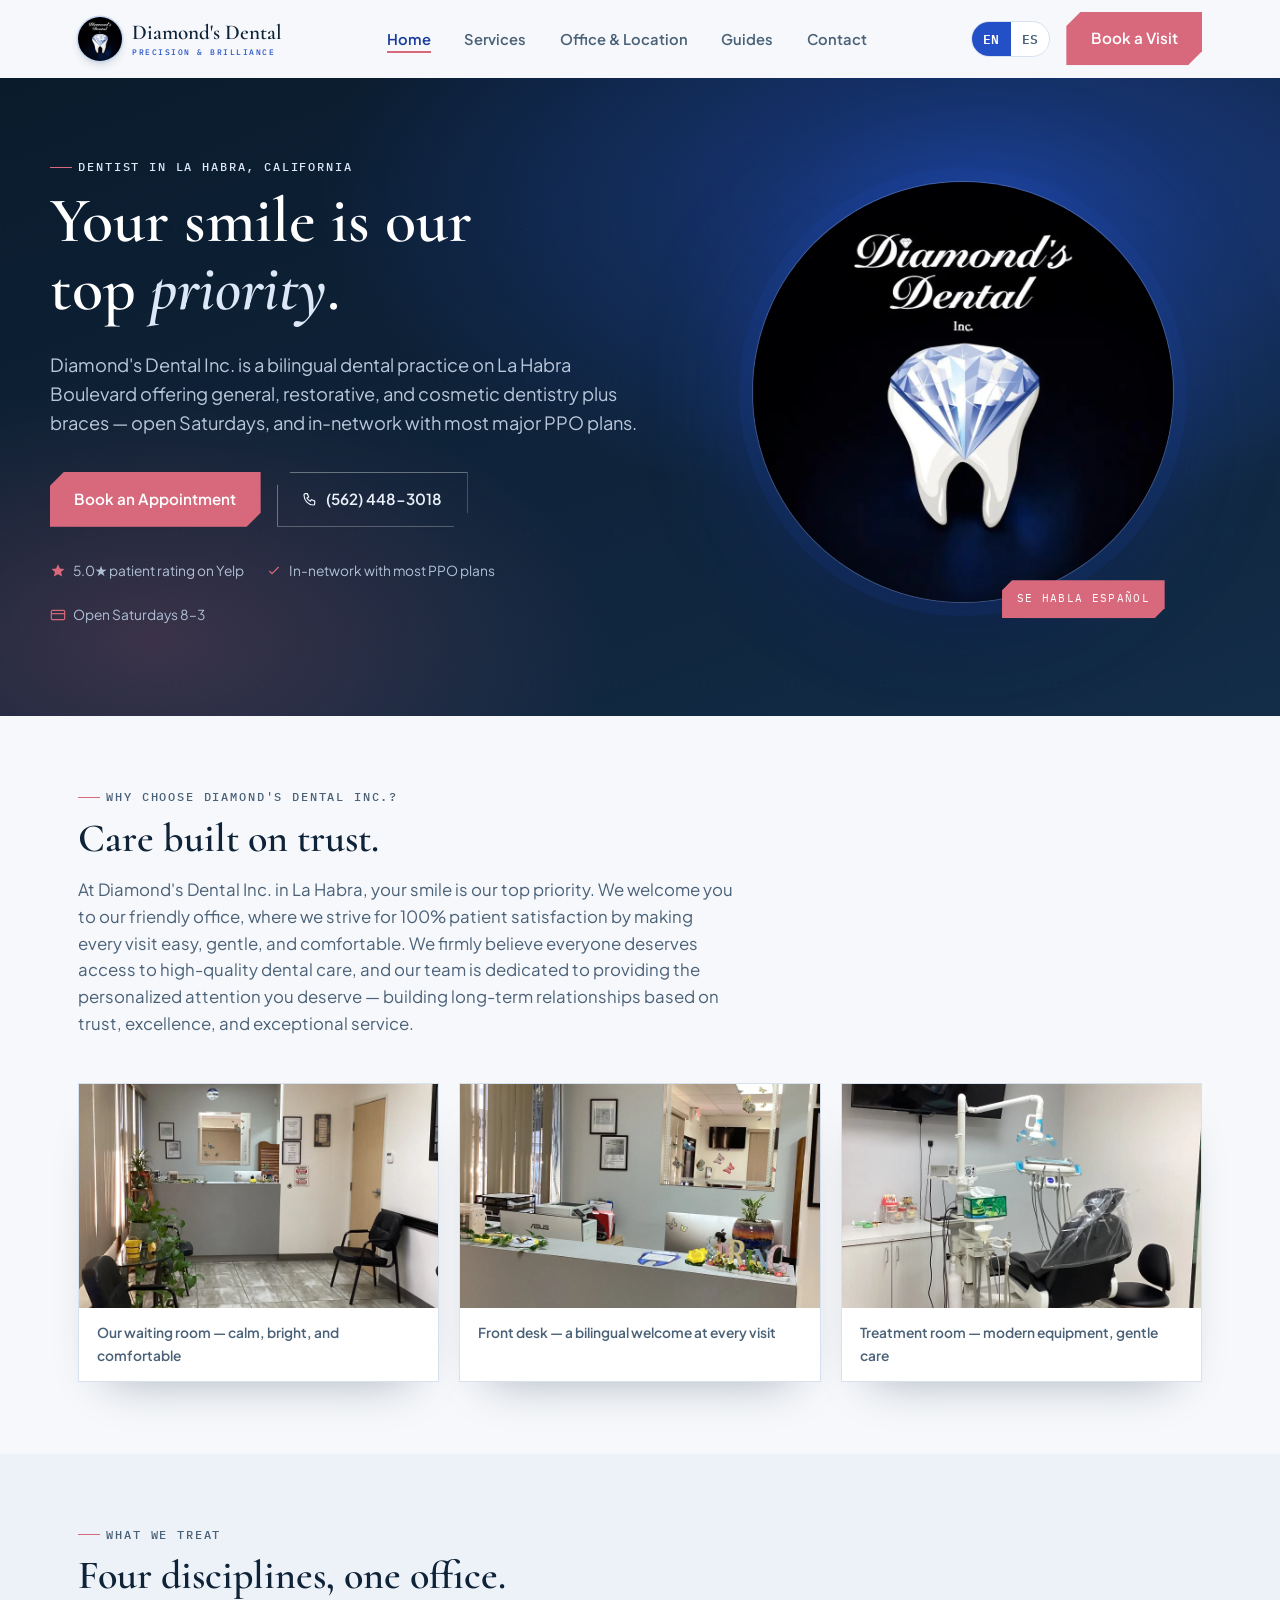
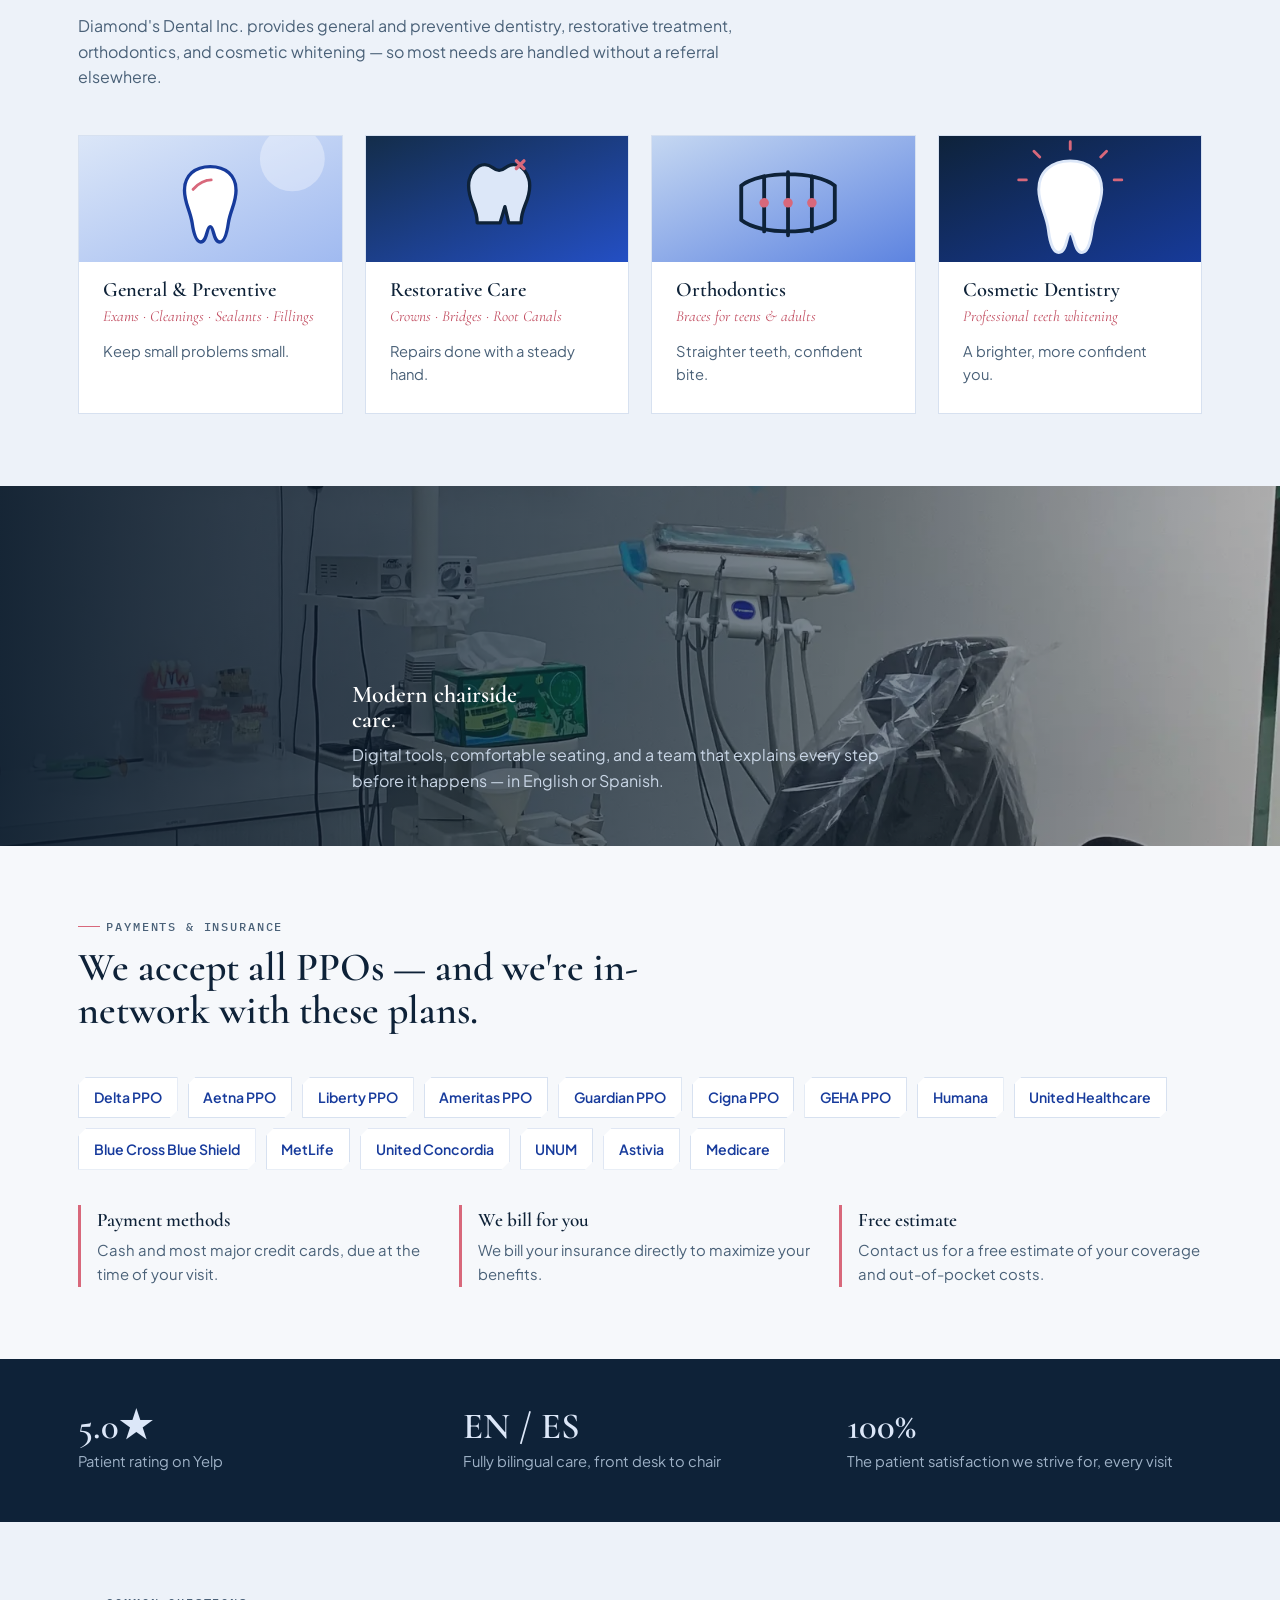
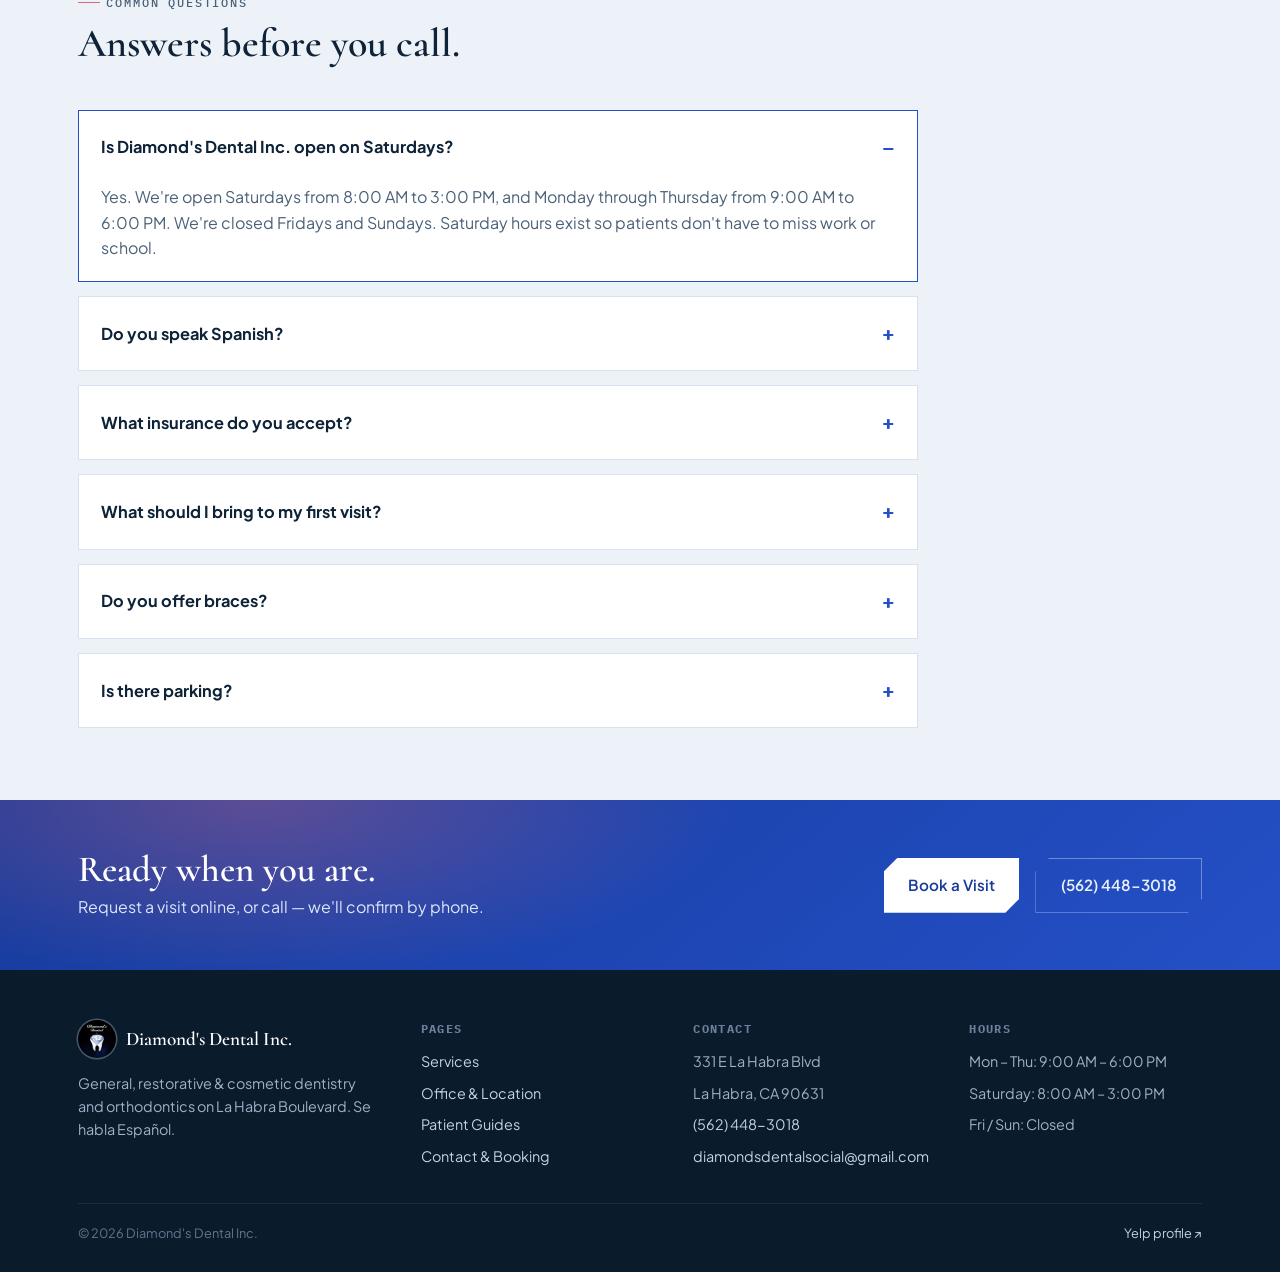
<file: index.html>
<!DOCTYPE html>
<html lang="en" data-active-lang="en">
<head>
<meta charset="UTF-8">
<meta name="viewport" content="width=device-width, initial-scale=1.0">
<title>Diamond's Dental Inc. | Dentist in La Habra, CA — Open Saturdays, Se Habla Español</title>
<meta name="description" content="Diamond's Dental Inc. is a bilingual dental practice at 331 E La Habra Blvd, La Habra, CA. General, restorative, cosmetic dentistry and braces. In-network with most PPO plans. Open Saturdays. Call (562) 448-3018.">
<link rel="canonical" href="https://diamonds-dental-la-habra.vercel.app/">
<meta name="theme-color" content="#0E2238">
<meta name="geo.region" content="US-CA">
<meta name="geo.placename" content="La Habra, California">
<meta property="og:type" content="website">
<meta property="og:site_name" content="Diamond's Dental Inc.">
<meta property="og:title" content="Diamond's Dental Inc. — Dentist in La Habra, CA">
<meta property="og:description" content="Bilingual dental care in La Habra: general, restorative, cosmetic dentistry and braces. Most PPO plans accepted. Open Saturdays.">
<meta property="og:url" content="https://diamonds-dental-la-habra.vercel.app/">
<meta property="og:image" content="https://diamonds-dental-la-habra.vercel.app/assets/logo.webp">
<meta name="twitter:card" content="summary_large_image">
<link rel="icon" href="/assets/icon-512.png" sizes="512x512" type="image/png">
<link rel="apple-touch-icon" href="/assets/apple-touch-icon.png">
<link rel="manifest" href="/site.webmanifest">
<link rel="preconnect" href="https://fonts.googleapis.com">
<link rel="preconnect" href="https://fonts.gstatic.com" crossorigin>
<link href="https://fonts.googleapis.com/css2?family=Cormorant:ital,wght@0,400;0,500;0,600;1,500&family=Plus+Jakarta+Sans:wght@400;500;600;700&family=IBM+Plex+Mono:wght@500&display=swap" rel="stylesheet">
<link rel="stylesheet" href="/style.css">
<script type="application/ld+json">
{
  "@context": "https://schema.org",
  "@graph": [
    {
      "@type": ["Dentist","MedicalBusiness","LocalBusiness"],
      "@id": "https://diamonds-dental-la-habra.vercel.app/#practice",
      "name": "Diamond's Dental Inc.",
      "url": "https://diamonds-dental-la-habra.vercel.app/",
      "telephone": "+1-562-448-3018",
      "email": "diamondsdentalsocial@gmail.com",
      "image": "https://diamonds-dental-la-habra.vercel.app/assets/waiting-room.webp",
      "logo": "https://diamonds-dental-la-habra.vercel.app/assets/logo.webp",
      "priceRange": "$$",
      "currenciesAccepted": "USD",
      "paymentAccepted": "Cash, Credit Card, PPO dental insurance, Medicare",
      "address": {
        "@type": "PostalAddress",
        "streetAddress": "331 E La Habra Blvd",
        "addressLocality": "La Habra",
        "addressRegion": "CA",
        "postalCode": "90631",
        "addressCountry": "US"
      },
      "geo": { "@type": "GeoCoordinates", "latitude": 33.9319, "longitude": -117.9462 },
      "areaServed": [
        {"@type":"City","name":"La Habra"},
        {"@type":"City","name":"La Habra Heights"},
        {"@type":"City","name":"Whittier"},
        {"@type":"City","name":"Brea"},
        {"@type":"City","name":"Fullerton"},
        {"@type":"City","name":"Buena Park"},
        {"@type":"City","name":"Hacienda Heights"}
      ],
      "availableLanguage": [
        {"@type":"Language","name":"English"},
        {"@type":"Language","name":"Spanish"}
      ],
      "openingHoursSpecification": [
        {"@type":"OpeningHoursSpecification","dayOfWeek":["Monday","Tuesday","Wednesday","Thursday"],"opens":"09:00","closes":"18:00"},
        {"@type":"OpeningHoursSpecification","dayOfWeek":"Saturday","opens":"08:00","closes":"15:00"}
      ],
      "aggregateRating": {"@type":"AggregateRating","ratingValue":"5.0","bestRating":"5","ratingCount":"2"},
      "sameAs": ["https://www.yelp.com/biz/diamond-dental-la-habra-4"],
      "medicalSpecialty": ["Dentistry","Orthodontic"],
      "hasOfferCatalog": {
        "@type": "OfferCatalog",
        "name": "Dental services",
        "itemListElement": [
          {"@type":"Offer","itemOffered":{"@type":"MedicalProcedure","name":"General and preventive dentistry","description":"Comprehensive exams, digital X-rays, cleanings, sealants and tooth-colored fillings."}},
          {"@type":"Offer","itemOffered":{"@type":"MedicalProcedure","name":"Restorative dentistry","description":"Crowns, bridges, root canal therapy and extractions."}},
          {"@type":"Offer","itemOffered":{"@type":"MedicalProcedure","name":"Orthodontics","description":"Braces for teens and adults, with Saturday adjustment visits."}},
          {"@type":"Offer","itemOffered":{"@type":"MedicalProcedure","name":"Cosmetic dentistry","description":"Professional in-office teeth whitening and smile refinements."}}
        ]
      }
    },
    {
      "@type": "WebSite",
      "@id": "https://diamonds-dental-la-habra.vercel.app/#website",
      "url": "https://diamonds-dental-la-habra.vercel.app/",
      "name": "Diamond's Dental Inc.",
      "publisher": {"@id":"https://diamonds-dental-la-habra.vercel.app/#practice"},
      "inLanguage": ["en-US","es-US"]
    },
    {
      "@type": "FAQPage",
      "@id": "https://diamonds-dental-la-habra.vercel.app/#faq",
      "mainEntity": [
        {"@type":"Question","name":"Is Diamond's Dental Inc. open on Saturdays?","acceptedAnswer":{"@type":"Answer","text":"Yes. Diamond's Dental Inc. is open Saturdays from 8:00 AM to 3:00 PM, and Monday through Thursday from 9:00 AM to 6:00 PM. The office is closed Fridays and Sundays."}},
        {"@type":"Question","name":"Does Diamond's Dental Inc. speak Spanish?","acceptedAnswer":{"@type":"Answer","text":"Yes. The practice is fully bilingual — se habla español — from the front desk through treatment, and appointments are confirmed in the patient's preferred language."}},
        {"@type":"Question","name":"What dental insurance does Diamond's Dental Inc. accept?","acceptedAnswer":{"@type":"Answer","text":"Diamond's Dental Inc. accepts all PPO dental plans and is in-network with Delta PPO, Aetna PPO, Liberty PPO, Ameritas PPO, Guardian PPO, Cigna PPO, GEHA PPO, Humana, United Healthcare, Blue Cross Blue Shield, MetLife, United Concordia, UNUM and Astivia. Medicare is also accepted. The office bills insurance directly and provides a free estimate of coverage."}},
        {"@type":"Question","name":"What should I bring to my first dental visit?","acceptedAnswer":{"@type":"Answer","text":"Bring your insurance card and a photo ID — both are required at each visit. Cash and most major credit cards are accepted at the time of the visit."}},
        {"@type":"Question","name":"Does Diamond's Dental Inc. offer braces?","acceptedAnswer":{"@type":"Answer","text":"Yes. Braces are available for teenagers and adults, including Saturday adjustment appointments so treatment fits around school and work."}},
        {"@type":"Question","name":"Is there parking at Diamond's Dental Inc.?","acceptedAnswer":{"@type":"Answer","text":"Yes. Free parking is available on site at 331 E La Habra Blvd, La Habra, CA 90631."}}
      ]
    }
  ]
}
</script>
</head>
<body>
<a class="skip-link" href="#main">Skip to content</a>

<header id="siteHeader">
<nav class="wrap" aria-label="Primary">
<a href="/" class="brand"><img src="/assets/logo.webp" width="44" height="44" alt="Diamond's Dental Inc. logo: a diamond set into a molar"><span class="brand-word">Diamond's Dental<small>Precision &amp; Brilliance</small></span></a>
<ul class="nav-links" id="navLinks">
<li><a href="/" aria-current="page"><span data-lang="en">Home</span><span data-lang="es">Inicio</span></a></li>
<li><a href="/services"><span data-lang="en">Services</span><span data-lang="es">Servicios</span></a></li>
<li><a href="/office"><span data-lang="en">Office &amp; Location</span><span data-lang="es">Consultorio</span></a></li>
<li><a href="/knowledge"><span data-lang="en">Guides</span><span data-lang="es">Guías</span></a></li>
<li><a href="/contact"><span data-lang="en">Contact</span><span data-lang="es">Contacto</span></a></li>
</ul>
<div class="nav-right">
<div class="lang-toggle" role="group" aria-label="Language / Idioma"><button type="button" id="btnEN" class="active" aria-pressed="true">EN</button><button type="button" id="btnES" aria-pressed="false">ES</button></div>
<a href="/contact" class="btn btn-primary"><span data-lang="en">Book a Visit</span><span data-lang="es">Reservar</span></a>
<button class="burger" id="burgerBtn" aria-label="Open menu" aria-expanded="false" aria-controls="navLinks"><svg viewBox="0 0 24 24" fill="none" stroke="currentColor" stroke-width="1.8" aria-hidden="true"><path d="M3 6h18M3 12h18M3 18h18"/></svg></button>
</div>
</nav>
</header>

<main id="main">

<section class="hero-dark">
<div class="wrap hero-inner">
<div>
<p class="eyebrow"><span data-lang="en">Dentist in La Habra, California</span><span data-lang="es">Dentista en La Habra, California</span></p>
<h1><span data-lang="en">Your smile is our<br>top <em>priority</em>.</span><span data-lang="es">Su sonrisa es nuestra<br>mayor <em>prioridad</em>.</span></h1>
<p class="lede"><span data-lang="en">Diamond's Dental Inc. is a bilingual dental practice on La Habra Boulevard offering general, restorative, and cosmetic dentistry plus braces — open Saturdays, and in-network with most major PPO plans.</span><span data-lang="es">Diamond's Dental Inc. es un consultorio dental bilingüe en La Habra Boulevard: odontología general, restaurativa, cosmética y frenos — abierto los sábados y en red con la mayoría de planes PPO.</span></p>
<div class="hero-ctas">
<a href="/contact" class="btn btn-primary"><span data-lang="en">Book an Appointment</span><span data-lang="es">Reservar una Cita</span></a>
<a href="tel:+15624483018" class="btn btn-ghost on-dark"><svg viewBox="0 0 24 24" fill="none" stroke="currentColor" stroke-width="1.8" aria-hidden="true"><path d="M4 4h4l2 5-2.5 1.5a11 11 0 0 0 5 5L14 13l5 2v4a2 2 0 0 1-2 2C9.7 21 3 14.3 3 6a2 2 0 0 1 2-2Z"/></svg>(562) 448-3018</a>
</div>
<ul class="trust-row">
<li><svg viewBox="0 0 24 24" fill="currentColor" aria-hidden="true"><path d="M12 2l2.9 6.3 6.9.7-5.2 4.6 1.6 6.8L12 17l-6.2 3.4 1.6-6.8L2.2 9l6.9-.7L12 2z"/></svg><span data-lang="en">5.0★ patient rating on Yelp</span><span data-lang="es">5.0★ calificación en Yelp</span></li>
<li><svg viewBox="0 0 24 24" fill="none" stroke="currentColor" stroke-width="1.8" aria-hidden="true"><path d="M5 12l4 4L19 6"/></svg><span data-lang="en">In-network with most PPO plans</span><span data-lang="es">En red con la mayoría de PPO</span></li>
<li><svg viewBox="0 0 24 24" fill="none" stroke="currentColor" stroke-width="1.8" aria-hidden="true"><rect x="2" y="5" width="20" height="14" rx="2"/><path d="M2 10h20"/></svg><span data-lang="en">Open Saturdays 8–3</span><span data-lang="es">Abierto sábados 8–3</span></li>
</ul>
</div>
<div class="logo-stage">
<span class="halo" aria-hidden="true"></span>
<img src="/assets/logo.webp" width="900" height="900" alt="Diamond's Dental Inc. logo: a brilliant-cut diamond set into a white molar above the practice name" fetchpriority="high">
<span class="hero-badge">Se habla Español</span>
</div>
</div>
</section>

<section class="section" id="why">
<div class="wrap">
<div class="section-head reveal">
<p class="eyebrow"><span data-lang="en">Why Choose Diamond's Dental Inc.?</span><span data-lang="es">¿Por Qué Diamond's Dental Inc.?</span></p>
<h2><span data-lang="en">Care built on trust.</span><span data-lang="es">Atención basada en la confianza.</span></h2>
<p class="lead-answer"><span data-lang="en">At Diamond's Dental Inc. in La Habra, your smile is our top priority. We welcome you to our friendly office, where we strive for 100% patient satisfaction by making every visit easy, gentle, and comfortable. We firmly believe everyone deserves access to high-quality dental care, and our team is dedicated to providing the personalized attention you deserve — building long-term relationships based on trust, excellence, and exceptional service.</span><span data-lang="es">En Diamond's Dental Inc. en La Habra, su sonrisa es nuestra prioridad. Le damos la bienvenida a nuestra clínica, donde hablamos español y brindamos atención dental personalizada de alta calidad. Nuestro objetivo es hacer que cada visita sea fácil y sin estrés, construyendo relaciones de confianza a largo plazo.</span></p>
</div>
<div class="gallery">
<figure class="photo reveal"><img src="/assets/waiting-room.webp" width="1600" height="1000" loading="lazy" alt="The waiting room at Diamond's Dental Inc., with natural light through window blinds, plants, and black seating"><figcaption><span data-lang="en">Our waiting room — calm, bright, and comfortable</span><span data-lang="es">Sala de espera — tranquila, luminosa y cómoda</span></figcaption></figure>
<figure class="photo reveal"><img src="/assets/front-desk.webp" width="1600" height="1000" loading="lazy" alt="The front desk at Diamond's Dental Inc., with a computer, seasonal decorations, and framed City of La Habra licenses on the wall"><figcaption><span data-lang="en">Front desk — a bilingual welcome at every visit</span><span data-lang="es">Recepción — bienvenida bilingüe en cada visita</span></figcaption></figure>
<figure class="photo reveal"><img src="/assets/treatment-room.webp" width="1600" height="1000" loading="lazy" alt="A treatment room at Diamond's Dental Inc. with a dental chair, overhead light, instrument tray and wall-mounted monitor"><figcaption><span data-lang="en">Treatment room — modern equipment, gentle care</span><span data-lang="es">Sala de tratamiento — equipo moderno, trato suave</span></figcaption></figure>
</div>
</div>
</section>

<section class="section section-alt" id="services">
<div class="wrap">
<div class="section-head reveal">
<p class="eyebrow"><span data-lang="en">What We Treat</span><span data-lang="es">Lo Que Tratamos</span></p>
<h2><span data-lang="en">Four disciplines, one office.</span><span data-lang="es">Cuatro disciplinas, un consultorio.</span></h2>
<p><span data-lang="en">Diamond's Dental Inc. provides general and preventive dentistry, restorative treatment, orthodontics, and cosmetic whitening — so most needs are handled without a referral elsewhere.</span><span data-lang="es">Ofrecemos odontología general y preventiva, tratamiento restaurativo, ortodoncia y blanqueamiento cosmético — la mayoría de las necesidades se atienden aquí mismo.</span></p>
</div>
<div class="services-grid">
<a class="service-card reveal" href="/services#general">
<span class="card-thumb"><svg viewBox="0 0 300 132" preserveAspectRatio="xMidYMid slice" role="img" aria-label="Illustration of a healthy tooth"><defs><linearGradient id="tg1" x1="0" y1="0" x2="1" y2="1"><stop offset="0" stop-color="#DCE7F8"/><stop offset="1" stop-color="#9FB9F0"/></linearGradient></defs><rect width="300" height="132" fill="url(#tg1)"/><circle cx="236" cy="24" r="34" fill="#FFFFFF" opacity=".35"/><g class="thumb-icon" transform="translate(110,26)"><path d="M40 6c-16 0-27 9-27 25 0 13 6 21 8 34 1 7 3 20 9 20 7 0 6-16 10-16s3 16 10 16c6 0 8-13 9-20 2-13 8-21 8-34 0-16-11-25-27-25Z" fill="#FFFFFF" stroke="#173B9C" stroke-width="3.5"/><path d="M22 30c5-7 14-10 19-10" stroke="#D8687B" stroke-width="3" fill="none" stroke-linecap="round"/></g></svg></span>
<h3><span data-lang="en">General &amp; Preventive</span><span data-lang="es">General y Preventiva</span></h3>
<span class="sub"><span data-lang="en">Exams · Cleanings · Sealants · Fillings</span><span data-lang="es">Exámenes · Limpiezas · Selladores</span></span>
<p><span data-lang="en">Keep small problems small.</span><span data-lang="es">Mantenga los problemas pequeños.</span></p>
</a>
<a class="service-card reveal" href="/services#restorative">
<span class="card-thumb"><svg viewBox="0 0 300 132" preserveAspectRatio="xMidYMid slice" role="img" aria-label="Illustration of a dental crown"><defs><linearGradient id="tg2" x1="0" y1="0" x2="1" y2="1"><stop offset="0" stop-color="#132C47"/><stop offset="1" stop-color="#2450C7"/></linearGradient></defs><rect width="300" height="132" fill="url(#tg2)"/><g class="thumb-icon" transform="translate(108,22)"><path d="M12 30c0-13 9-22 17-22s9 6 15 6 7-6 15-6 17 9 17 22c0 17-9 22-9 39H54l-4-17-5 17H21c0-17-9-22-9-39Z" fill="#DCE7F8" stroke="#0E2238" stroke-width="3.5" stroke-linejoin="round"/><path d="M62 4l8 8M70 4l-8 8" stroke="#D8687B" stroke-width="3.5" stroke-linecap="round"/></g></svg></span>
<h3><span data-lang="en">Restorative Care</span><span data-lang="es">Cuidado Restaurativo</span></h3>
<span class="sub"><span data-lang="en">Crowns · Bridges · Root Canals</span><span data-lang="es">Coronas · Puentes · Endodoncias</span></span>
<p><span data-lang="en">Repairs done with a steady hand.</span><span data-lang="es">Reparaciones con mano firme.</span></p>
</a>
<a class="service-card reveal" href="/services#orthodontics">
<span class="card-thumb"><svg viewBox="0 0 300 132" preserveAspectRatio="xMidYMid slice" role="img" aria-label="Illustration of braces on teeth"><defs><linearGradient id="tg3" x1="0" y1="0" x2="1" y2="1"><stop offset="0" stop-color="#C7D9F2"/><stop offset="1" stop-color="#5B82E0"/></linearGradient></defs><rect width="300" height="132" fill="url(#tg3)"/><g class="thumb-icon" transform="translate(96,30)" fill="none" stroke="#0E2238" stroke-width="4" stroke-linecap="round"><path d="M10 22c20-16 78-16 98 0M10 58c20 16 78 16 98 0M10 22v36M108 22v36M34 12v58M59 8v66M84 12v58"/><circle cx="34" cy="40" r="5" fill="#D8687B" stroke="none"/><circle cx="59" cy="40" r="5" fill="#D8687B" stroke="none"/><circle cx="84" cy="40" r="5" fill="#D8687B" stroke="none"/></g></svg></span>
<h3><span data-lang="en">Orthodontics</span><span data-lang="es">Ortodoncia</span></h3>
<span class="sub"><span data-lang="en">Braces for teens &amp; adults</span><span data-lang="es">Frenos para adolescentes y adultos</span></span>
<p><span data-lang="en">Straighter teeth, confident bite.</span><span data-lang="es">Dientes más rectos, mordida segura.</span></p>
</a>
<a class="service-card reveal" href="/services#cosmetic">
<span class="card-thumb"><svg viewBox="0 0 300 132" preserveAspectRatio="xMidYMid slice" role="img" aria-label="Illustration of a whitened tooth"><defs><linearGradient id="tg4" x1="0" y1="0" x2="1" y2="1"><stop offset="0" stop-color="#0E2238"/><stop offset="1" stop-color="#173B9C"/></linearGradient></defs><rect width="300" height="132" fill="url(#tg4)"/><g class="thumb-icon"><path d="M150 26c-19 0-33 11-33 30 0 16 8 26 10 42 1 9 4 24 11 24 9 0 8-20 12-20s4 20 12 20c7 0 10-15 11-24 2-16 10-26 10-42 0-19-14-30-33-30Z" fill="#FFFFFF" stroke="#DCE7F8" stroke-width="3"/><g stroke="#D8687B" stroke-width="3" stroke-linecap="round"><path d="M150 6v8M112 16l6 6M188 16l-6 6M96 46h8M196 46h8"/></g></g></svg></span>
<h3><span data-lang="en">Cosmetic Dentistry</span><span data-lang="es">Odontología Cosmética</span></h3>
<span class="sub"><span data-lang="en">Professional teeth whitening</span><span data-lang="es">Blanqueamiento profesional</span></span>
<p><span data-lang="en">A brighter, more confident you.</span><span data-lang="es">Una sonrisa más brillante.</span></p>
</a>
</div>
</div>
</section>

<section class="photo-band">
<img src="/assets/treatment-room.webp" width="1600" height="1000" loading="lazy" alt="Dental chair and equipment in a treatment room at Diamond's Dental Inc.">
<div class="wrap">
<h2><span data-lang="en">Modern chairside care.</span><span data-lang="es">Atención moderna.</span></h2>
<p><span data-lang="en">Digital tools, comfortable seating, and a team that explains every step before it happens — in English or Spanish.</span><span data-lang="es">Herramientas digitales, asientos cómodos y un equipo que explica cada paso antes de comenzar — en inglés o español.</span></p>
</div>
</section>

<section class="section" id="insurance">
<div class="wrap">
<div class="section-head reveal">
<p class="eyebrow"><span data-lang="en">Payments &amp; Insurance</span><span data-lang="es">Pagos y Seguros</span></p>
<h2><span data-lang="en">We accept all PPOs — and we're in-network with these plans.</span><span data-lang="es">Aceptamos todos los PPO — y estamos en red con estos planes.</span></h2>
</div>
<ul class="ins-grid reveal">
<li>Delta PPO</li><li>Aetna PPO</li><li>Liberty PPO</li><li>Ameritas PPO</li><li>Guardian PPO</li><li>Cigna PPO</li><li>GEHA PPO</li><li>Humana</li><li>United Healthcare</li><li>Blue Cross Blue Shield</li><li>MetLife</li><li>United Concordia</li><li>UNUM</li><li>Astivia</li><li>Medicare</li>
</ul>
<div class="pay-note reveal">
<div><strong><span data-lang="en">Payment methods</span><span data-lang="es">Formas de pago</span></strong><span data-lang="en">Cash and most major credit cards, due at the time of your visit.</span><span data-lang="es">Efectivo y la mayoría de tarjetas de crédito, al momento de su visita.</span></div>
<div><strong><span data-lang="en">We bill for you</span><span data-lang="es">Facturamos por usted</span></strong><span data-lang="en">We bill your insurance directly to maximize your benefits.</span><span data-lang="es">Facturamos directamente a su seguro para maximizar sus beneficios.</span></div>
<div><strong><span data-lang="en">Free estimate</span><span data-lang="es">Estimado gratis</span></strong><span data-lang="en">Contact us for a free estimate of your coverage and out-of-pocket costs.</span><span data-lang="es">Contáctenos para un estimado gratuito de su cobertura y costos.</span></div>
</div>
</div>
</section>

<section class="stat-band">
<div class="wrap">
<div class="stat reveal"><h3>5.0★</h3><p><span data-lang="en">Patient rating on Yelp</span><span data-lang="es">Calificación en Yelp</span></p></div>
<div class="stat reveal"><h3>EN / ES</h3><p><span data-lang="en">Fully bilingual care, front desk to chair</span><span data-lang="es">Atención bilingüe completa</span></p></div>
<div class="stat reveal"><h3>100%</h3><p><span data-lang="en">The patient satisfaction we strive for, every visit</span><span data-lang="es">La satisfacción que buscamos en cada visita</span></p></div>
</div>
</section>

<section class="section section-alt" id="faq">
<div class="wrap">
<div class="section-head reveal">
<p class="eyebrow"><span data-lang="en">Common Questions</span><span data-lang="es">Preguntas Frecuentes</span></p>
<h2><span data-lang="en">Answers before you call.</span><span data-lang="es">Respuestas antes de llamar.</span></h2>
</div>
<div class="faq reveal">
<details open><summary><span data-lang="en">Is Diamond's Dental Inc. open on Saturdays?</span><span data-lang="es">¿Están abiertos los sábados?</span></summary><p class="answer"><span data-lang="en">Yes. We're open Saturdays from 8:00 AM to 3:00 PM, and Monday through Thursday from 9:00 AM to 6:00 PM. We're closed Fridays and Sundays. Saturday hours exist so patients don't have to miss work or school.</span><span data-lang="es">Sí. Abrimos los sábados de 8:00 AM a 3:00 PM, y de lunes a jueves de 9:00 AM a 6:00 PM. Cerramos viernes y domingos.</span></p></details>
<details><summary><span data-lang="en">Do you speak Spanish?</span><span data-lang="es">¿Hablan español?</span></summary><p class="answer"><span data-lang="en">Yes — se habla español. Our practice is fully bilingual from the front desk through treatment, and we confirm every appointment in your preferred language.</span><span data-lang="es">Sí, se habla español. Nuestro consultorio es completamente bilingüe, desde la recepción hasta el tratamiento.</span></p></details>
<details><summary><span data-lang="en">What insurance do you accept?</span><span data-lang="es">¿Qué seguros aceptan?</span></summary><p class="answer"><span data-lang="en">We accept all PPO plans and are in-network with Delta, Aetna, Liberty, Ameritas, Guardian, Cigna, GEHA, Humana, United Healthcare, Blue Cross Blue Shield, MetLife, United Concordia, UNUM and Astivia. We also accept Medicare, bill your insurance directly, and will give you a free estimate of your coverage.</span><span data-lang="es">Aceptamos todos los planes PPO y estamos en red con Delta, Aetna, Liberty, Ameritas, Guardian, Cigna, GEHA, Humana, United Healthcare, Blue Cross Blue Shield, MetLife, United Concordia, UNUM y Astivia. También aceptamos Medicare.</span></p></details>
<details><summary><span data-lang="en">What should I bring to my first visit?</span><span data-lang="es">¿Qué debo traer a mi primera visita?</span></summary><p class="answer"><span data-lang="en">Bring your insurance card and a photo ID — both are required at each visit. Cash and most major credit cards are accepted at the time of your visit.</span><span data-lang="es">Traiga su tarjeta de seguro e identificación con foto — ambos se requieren en cada visita.</span></p></details>
<details><summary><span data-lang="en">Do you offer braces?</span><span data-lang="es">¿Ofrecen frenos?</span></summary><p class="answer"><span data-lang="en">Yes. We provide braces for both teenagers and adults, including Saturday adjustment visits so treatment fits around school and work schedules.</span><span data-lang="es">Sí. Ofrecemos frenos para adolescentes y adultos, incluyendo ajustes los sábados.</span></p></details>
<details><summary><span data-lang="en">Is there parking?</span><span data-lang="es">¿Hay estacionamiento?</span></summary><p class="answer"><span data-lang="en">Yes — free parking is available on site at 331 E La Habra Blvd.</span><span data-lang="es">Sí, estacionamiento gratuito en el sitio, en 331 E La Habra Blvd.</span></p></details>
</div>
</div>
</section>

<section class="cta-band">
<div class="wrap">
<div><h2><span data-lang="en">Ready when you are.</span><span data-lang="es">Listos cuando usted lo esté.</span></h2><p><span data-lang="en">Request a visit online, or call — we'll confirm by phone.</span><span data-lang="es">Solicite una cita en línea o llame — confirmaremos por teléfono.</span></p></div>
<div class="hero-ctas" style="margin:0"><a href="/contact" class="btn btn-light"><span data-lang="en">Book a Visit</span><span data-lang="es">Reservar</span></a><a href="tel:+15624483018" class="btn btn-ghost on-dark">(562) 448-3018</a></div>
</div>
</section>

</main>

<footer>
<div class="wrap">
<div class="foot-grid">
<div>
<div class="foot-brand"><img src="/assets/logo.webp" width="38" height="38" loading="lazy" alt=""><span>Diamond's Dental Inc.</span></div>
<p style="max-width:34ch;font-size:.9rem">General, restorative &amp; cosmetic dentistry and orthodontics on La Habra Boulevard. Se habla Español.</p>
</div>
<div><h4>Pages</h4><ul><li><a href="/services">Services</a></li><li><a href="/office">Office &amp; Location</a></li><li><a href="/knowledge">Patient Guides</a></li><li><a href="/contact">Contact &amp; Booking</a></li></ul></div>
<div><h4>Contact</h4><ul><li>331 E La Habra Blvd</li><li>La Habra, CA 90631</li><li><a href="tel:+15624483018">(562) 448-3018</a></li><li><a href="mailto:diamondsdentalsocial@gmail.com">diamondsdentalsocial@gmail.com</a></li></ul></div>
<div><h4>Hours</h4><ul><li>Mon – Thu: 9:00 AM – 6:00 PM</li><li>Saturday: 8:00 AM – 3:00 PM</li><li>Fri / Sun: Closed</li></ul></div>
</div>
<div class="foot-bottom"><span>© <span id="yr"></span> Diamond's Dental Inc.</span><a href="https://www.yelp.com/biz/diamond-dental-la-habra-4" target="_blank" rel="noopener">Yelp profile ↗</a></div>
</div>
</footer>
<script src="/app.js" defer></script>
</body>
</html>
</file>
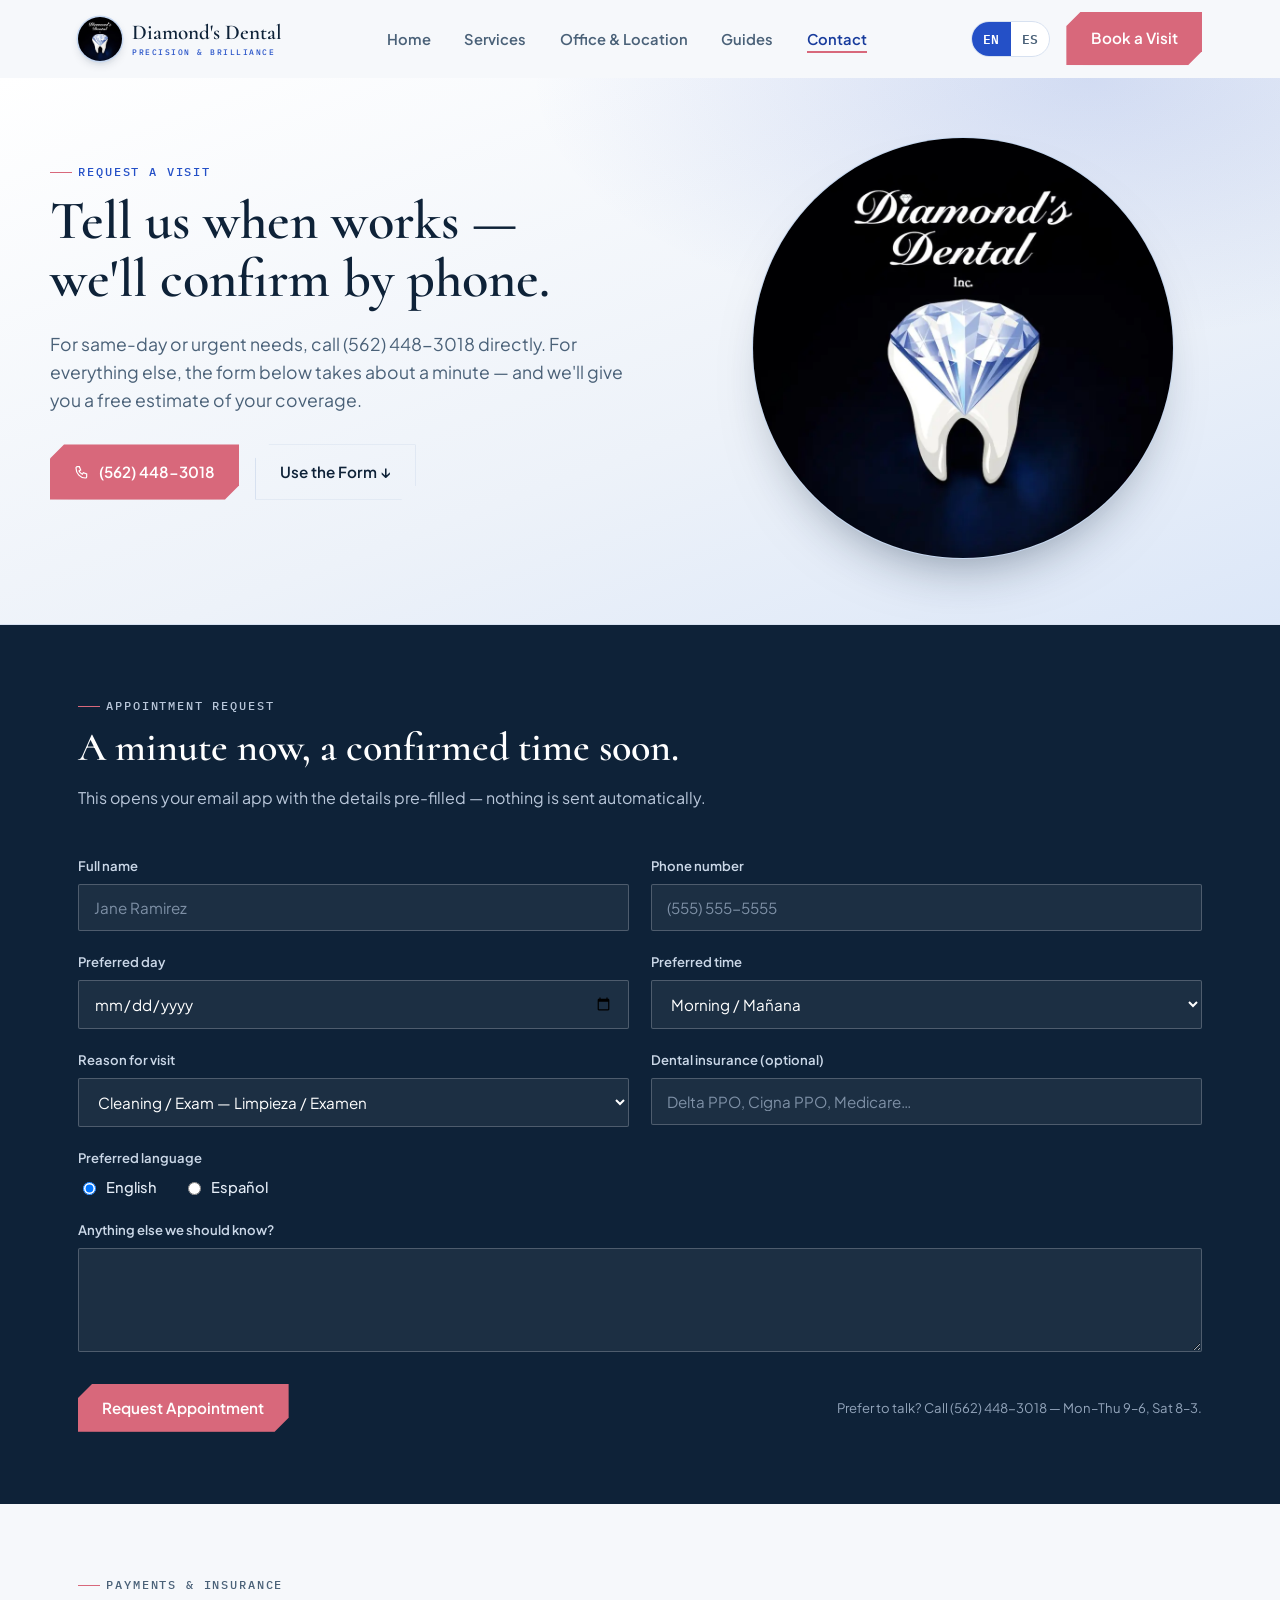
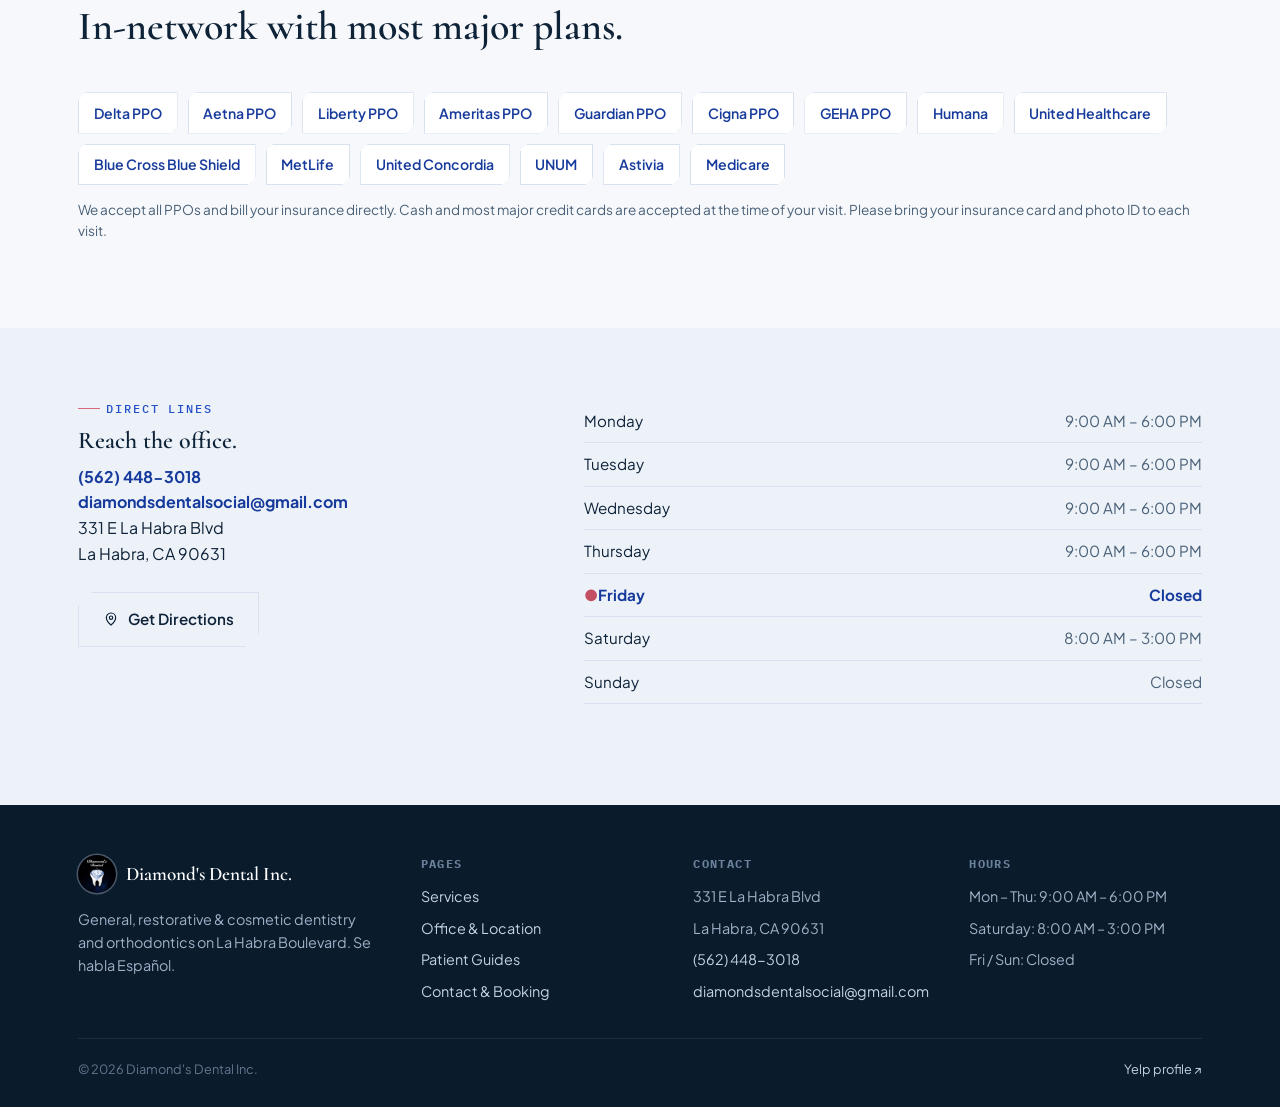
<file: contact.html>
<!DOCTYPE html>
<html lang="en" data-active-lang="en">
<head>
<meta charset="UTF-8">
<meta name="viewport" content="width=device-width, initial-scale=1.0">
<title>Book a Dental Appointment in La Habra | Diamond's Dental Inc.</title>
<meta name="description" content="Request an appointment at Diamond&#39;s Dental Inc., La Habra CA — or call (562) 448-3018. Most PPO plans accepted, free coverage estimate. English and Español. Open Saturdays.">
<link rel="canonical" href="https://diamonds-dental-la-habra.vercel.app/contact">
<meta name="theme-color" content="#0E2238">
<meta property="og:type" content="website">
<meta property="og:site_name" content="Diamond&#39;s Dental Inc.">
<meta property="og:title" content="Book a Dental Appointment in La Habra | Diamond's Dental Inc.">
<meta property="og:description" content="Request an appointment at Diamond&#39;s Dental Inc., La Habra CA — or call (562) 448-3018. Most PPO plans accepted, free coverage estimate. English and Español. Open Saturdays.">
<meta property="og:url" content="https://diamonds-dental-la-habra.vercel.app/contact">
<meta property="og:image" content="https://diamonds-dental-la-habra.vercel.app/assets/logo.webp">
<meta name="twitter:card" content="summary_large_image">
<link rel="icon" href="/assets/icon-512.png" sizes="512x512" type="image/png">
<link rel="apple-touch-icon" href="/assets/apple-touch-icon.png">
<link rel="manifest" href="/site.webmanifest">
<link rel="preconnect" href="https://fonts.googleapis.com">
<link rel="preconnect" href="https://fonts.gstatic.com" crossorigin>
<link href="https://fonts.googleapis.com/css2?family=Cormorant:ital,wght@0,400;0,500;0,600;1,500&family=Plus+Jakarta+Sans:wght@400;500;600;700&family=IBM+Plex+Mono:wght@500&display=swap" rel="stylesheet">
<link rel="stylesheet" href="/style.css">
<script type="application/ld+json">
{"@context":"https://schema.org","@type":"BreadcrumbList","itemListElement":[
{"@type":"ListItem","position":1,"name":"Home","item":"https://diamonds-dental-la-habra.vercel.app/"},
{"@type":"ListItem","position":2,"name":"Contact & Booking","item":"https://diamonds-dental-la-habra.vercel.app/contact"}]}
</script>
<script type="application/ld+json">
{"@context":"https://schema.org","@type":"ContactPage","name":"Contact Diamond's Dental Inc.","url":"https://diamonds-dental-la-habra.vercel.app/contact","mainEntity":{"@type":"Dentist","name":"Diamond's Dental Inc.","telephone":"+1-562-448-3018","email":"diamondsdentalsocial@gmail.com","address":{"@type":"PostalAddress","streetAddress":"331 E La Habra Blvd","addressLocality":"La Habra","addressRegion":"CA","postalCode":"90631","addressCountry":"US"}}}
</script>
</head>
<body>
<a class="skip-link" href="#main">Skip to content</a>
<header id="siteHeader">
<nav class="wrap" aria-label="Primary">
<a href="/" class="brand"><img src="/assets/logo.webp" width="44" height="44" alt="Diamond's Dental Inc. logo: a diamond set into a molar"><span class="brand-word">Diamond's Dental<small>Precision &amp; Brilliance</small></span></a>
<ul class="nav-links" id="navLinks">
<li><a href="/"><span data-lang="en">Home</span><span data-lang="es">Inicio</span></a></li>
<li><a href="/services"><span data-lang="en">Services</span><span data-lang="es">Servicios</span></a></li>
<li><a href="/office"><span data-lang="en">Office &amp; Location</span><span data-lang="es">Consultorio</span></a></li>
<li><a href="/knowledge"><span data-lang="en">Guides</span><span data-lang="es">Guías</span></a></li>
<li><a href="/contact" aria-current="page"><span data-lang="en">Contact</span><span data-lang="es">Contacto</span></a></li>
</ul>
<div class="nav-right">
<div class="lang-toggle" role="group" aria-label="Language / Idioma"><button type="button" id="btnEN" class="active" aria-pressed="true">EN</button><button type="button" id="btnES" aria-pressed="false">ES</button></div>
<a href="/contact" class="btn btn-primary"><span data-lang="en">Book a Visit</span><span data-lang="es">Reservar</span></a>
<button class="burger" id="burgerBtn" aria-label="Open menu" aria-expanded="false" aria-controls="navLinks"><svg viewBox="0 0 24 24" fill="none" stroke="currentColor" stroke-width="1.8" aria-hidden="true"><path d="M3 6h18M3 12h18M3 18h18"/></svg></button>
</div>
</nav>
</header><main id="main">
<section class="hero-sub"><div class="wrap hero-inner">
<div>
<p class="eyebrow"><span data-lang="en">Request a Visit</span><span data-lang="es">Solicitar una Cita</span></p>
<h1><span data-lang="en">Tell us when works —<br>we&#39;ll confirm by phone.</span><span data-lang="es">Díganos cuándo —<br>confirmamos por teléfono.</span></h1>
<p class="lede"><span data-lang="en">For same-day or urgent needs, call (562) 448-3018 directly. For everything else, the form below takes about a minute — and we&#39;ll give you a free estimate of your coverage.</span><span data-lang="es">Para urgencias, llame directamente al (562) 448-3018. Para todo lo demás, el formulario toma un minuto — y le damos un estimado gratuito de su cobertura.</span></p>
<div class="hero-ctas">
<a href="tel:+15624483018" class="btn btn-primary"><svg viewBox="0 0 24 24" fill="none" stroke="currentColor" stroke-width="1.8" aria-hidden="true"><path d="M4 4h4l2 5-2.5 1.5a11 11 0 0 0 5 5L14 13l5 2v4a2 2 0 0 1-2 2C9.7 21 3 14.3 3 6a2 2 0 0 1 2-2Z"/></svg>(562) 448-3018</a>
<a href="#book" class="btn btn-ghost"><span data-lang="en">Use the Form ↓</span><span data-lang="es">Usar el Formulario ↓</span></a>
</div>
</div>
<div class="logo-stage"><img src="/assets/logo.webp" width="900" height="900" alt="Diamond&#39;s Dental Inc. logo" fetchpriority="high"></div>
</div></section>

<section class="section contact-shell" id="book"><div class="wrap">
<div class="section-head reveal">
<p class="eyebrow"><span data-lang="en">Appointment Request</span><span data-lang="es">Solicitud de Cita</span></p>
<h2><span data-lang="en">A minute now, a confirmed time soon.</span><span data-lang="es">Un minuto ahora, una cita pronto.</span></h2>
<p><span data-lang="en">This opens your email app with the details pre-filled — nothing is sent automatically.</span><span data-lang="es">Esto abre su correo con los datos — nada se envía automáticamente.</span></p>
</div>
<form id="apptForm" class="reveal">
<div class="form-grid">
<div class="field"><label for="fname"><span data-lang="en">Full name</span><span data-lang="es">Nombre completo</span></label><input type="text" id="fname" name="name" required autocomplete="name" placeholder="Jane Ramirez"></div>
<div class="field"><label for="fphone"><span data-lang="en">Phone number</span><span data-lang="es">Número de teléfono</span></label><input type="tel" id="fphone" name="phone" required autocomplete="tel" placeholder="(555) 555-5555"></div>
<div class="field"><label for="fday"><span data-lang="en">Preferred day</span><span data-lang="es">Día preferido</span></label><input type="date" id="fday" name="day"></div>
<div class="field"><label for="ftime"><span data-lang="en">Preferred time</span><span data-lang="es">Hora preferida</span></label><select id="ftime" name="time"><option value="Morning">Morning / Mañana</option><option value="Afternoon">Afternoon / Tarde</option></select></div>
<div class="field"><label for="freason"><span data-lang="en">Reason for visit</span><span data-lang="es">Motivo de la visita</span></label><select id="freason" name="reason"><option>Cleaning / Exam — Limpieza / Examen</option><option>Toothache / Pain — Dolor de muela</option><option>Cosmetic / Whitening — Blanqueamiento</option><option>Braces / Orthodontics — Frenos</option><option>Other — Otro</option></select></div>
<div class="field"><label for="fins"><span data-lang="en">Dental insurance (optional)</span><span data-lang="es">Seguro dental (opcional)</span></label><input type="text" id="fins" name="ins" placeholder="Delta PPO, Cigna PPO, Medicare…"></div>
<div class="field full"><label><span data-lang="en">Preferred language</span><span data-lang="es">Idioma preferido</span></label><div class="radio-row"><label><input type="radio" name="langpref" value="English" checked> English</label><label><input type="radio" name="langpref" value="Español"> Español</label></div></div>
<div class="field full"><label for="fmsg"><span data-lang="en">Anything else we should know?</span><span data-lang="es">¿Algo más que debamos saber?</span></label><textarea id="fmsg" name="message" rows="4"></textarea></div>
</div>
<div class="form-foot"><button type="submit" class="btn btn-primary"><span data-lang="en">Request Appointment</span><span data-lang="es">Solicitar Cita</span></button><p class="form-note"><span data-lang="en">Prefer to talk? Call (562) 448-3018 — Mon–Thu 9–6, Sat 8–3.</span><span data-lang="es">¿Prefiere hablar? Llame al (562) 448-3018 — Lun–Jue 9–6, Sáb 8–3.</span></p></div>
</form>
</div></section>

<section class="section"><div class="wrap">
<div class="section-head reveal"><p class="eyebrow"><span data-lang="en">Payments &amp; Insurance</span><span data-lang="es">Pagos y Seguros</span></p><h2><span data-lang="en">In-network with most major plans.</span><span data-lang="es">En red con la mayoría de planes.</span></h2></div>
<ul class="ins-grid reveal"><li>Delta PPO</li><li>Aetna PPO</li><li>Liberty PPO</li><li>Ameritas PPO</li><li>Guardian PPO</li><li>Cigna PPO</li><li>GEHA PPO</li><li>Humana</li><li>United Healthcare</li><li>Blue Cross Blue Shield</li><li>MetLife</li><li>United Concordia</li><li>UNUM</li><li>Astivia</li><li>Medicare</li></ul>
<p class="note"><span data-lang="en">We accept all PPOs and bill your insurance directly. Cash and most major credit cards are accepted at the time of your visit. Please bring your insurance card and photo ID to each visit.</span><span data-lang="es">Aceptamos todos los PPO y facturamos directamente a su seguro. Aceptamos efectivo y tarjetas de crédito al momento de su visita.</span></p>
</div></section>

<section class="section section-alt"><div class="wrap loc-grid">
<div class="reveal">
<p class="eyebrow"><span data-lang="en">Direct Lines</span><span data-lang="es">Contacto Directo</span></p>
<h2><span data-lang="en">Reach the office.</span><span data-lang="es">Contacte la oficina.</span></h2>
<address class="addr-block"><a href="tel:+15624483018">(562) 448-3018</a><br><a href="mailto:diamondsdentalsocial@gmail.com">diamondsdentalsocial@gmail.com</a><br>331 E La Habra Blvd<br>La Habra, CA 90631</address>
<a class="btn btn-ghost" href="https://www.google.com/maps/search/?api=1&query=331+E+La+Habra+Blvd+La+Habra+CA+90631" target="_blank" rel="noopener"><svg viewBox="0 0 24 24" fill="none" stroke="currentColor" stroke-width="1.8" aria-hidden="true"><path d="M12 21s-7-6.1-7-11a7 7 0 0 1 14 0c0 4.9-7 11-7 11Z"/><circle cx="12" cy="10" r="2.5"/></svg><span data-lang="en">Get Directions</span><span data-lang="es">Cómo Llegar</span></a>
</div>
<div class="reveal"><table class="hours-table"><caption class="sr-only">Office hours for Diamond's Dental Inc.</caption><tbody>
<tr data-day="1"><td><span data-lang="en">Monday</span><span data-lang="es">Lunes</span></td><td>9:00 AM – 6:00 PM</td></tr>
<tr data-day="2"><td><span data-lang="en">Tuesday</span><span data-lang="es">Martes</span></td><td>9:00 AM – 6:00 PM</td></tr>
<tr data-day="3"><td><span data-lang="en">Wednesday</span><span data-lang="es">Miércoles</span></td><td>9:00 AM – 6:00 PM</td></tr>
<tr data-day="4"><td><span data-lang="en">Thursday</span><span data-lang="es">Jueves</span></td><td>9:00 AM – 6:00 PM</td></tr>
<tr data-day="5"><td><span data-lang="en">Friday</span><span data-lang="es">Viernes</span></td><td><span data-lang="en">Closed</span><span data-lang="es">Cerrado</span></td></tr>
<tr data-day="6"><td><span data-lang="en">Saturday</span><span data-lang="es">Sábado</span></td><td>8:00 AM – 3:00 PM</td></tr>
<tr data-day="0"><td><span data-lang="en">Sunday</span><span data-lang="es">Domingo</span></td><td><span data-lang="en">Closed</span><span data-lang="es">Cerrado</span></td></tr>
</tbody></table></div>
</div></section>
</main>
<footer>
<div class="wrap">
<div class="foot-grid">
<div>
<div class="foot-brand"><img src="/assets/logo.webp" width="38" height="38" loading="lazy" alt=""><span>Diamond's Dental Inc.</span></div>
<p style="max-width:34ch;font-size:.9rem">General, restorative &amp; cosmetic dentistry and orthodontics on La Habra Boulevard. Se habla Español.</p>
</div>
<div><h4>Pages</h4><ul><li><a href="/services">Services</a></li><li><a href="/office">Office &amp; Location</a></li><li><a href="/knowledge">Patient Guides</a></li><li><a href="/contact">Contact &amp; Booking</a></li></ul></div>
<div><h4>Contact</h4><ul><li>331 E La Habra Blvd</li><li>La Habra, CA 90631</li><li><a href="tel:+15624483018">(562) 448-3018</a></li><li><a href="mailto:diamondsdentalsocial@gmail.com">diamondsdentalsocial@gmail.com</a></li></ul></div>
<div><h4>Hours</h4><ul><li>Mon – Thu: 9:00 AM – 6:00 PM</li><li>Saturday: 8:00 AM – 3:00 PM</li><li>Fri / Sun: Closed</li></ul></div>
</div>
<div class="foot-bottom"><span>© <span id="yr"></span> Diamond's Dental Inc.</span><a href="https://www.yelp.com/biz/diamond-dental-la-habra-4" target="_blank" rel="noopener">Yelp profile ↗</a></div>
</div>
</footer><script src="/app.js" defer></script>
</body>
</html>
</file>
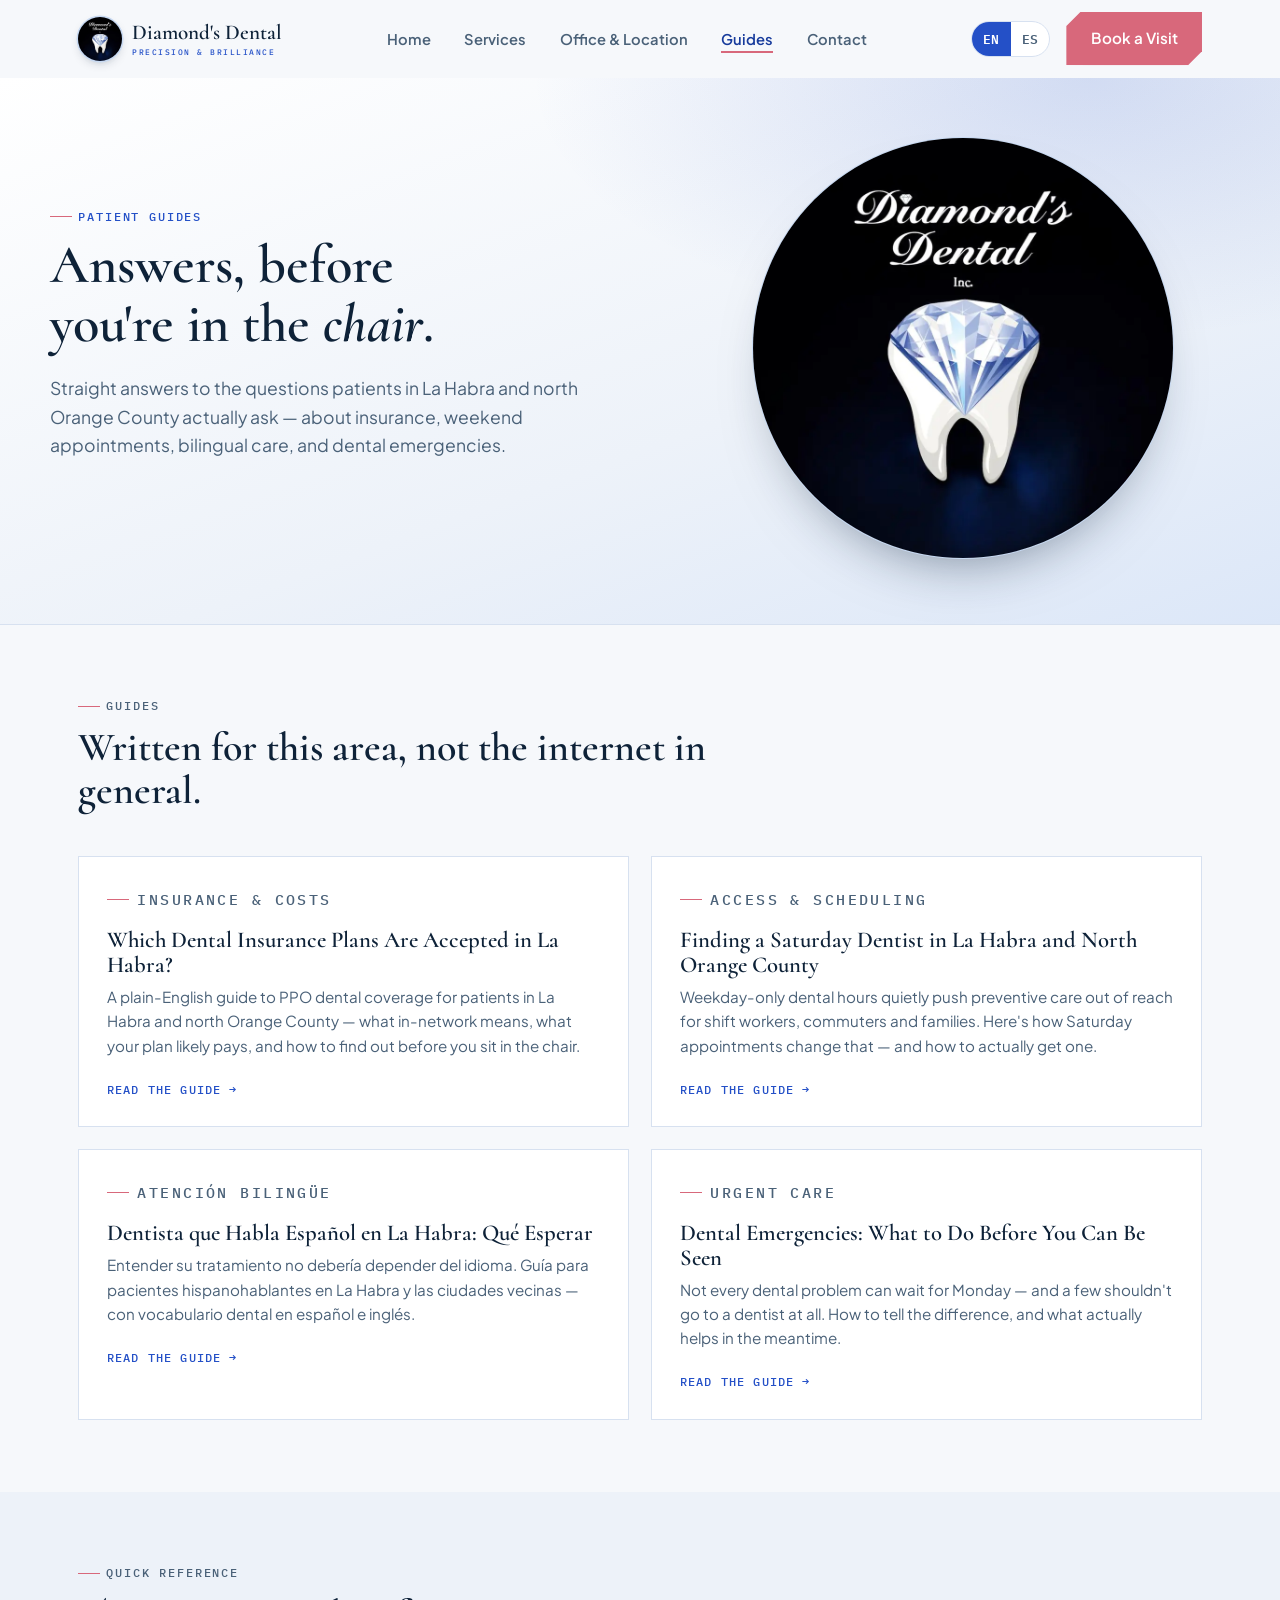
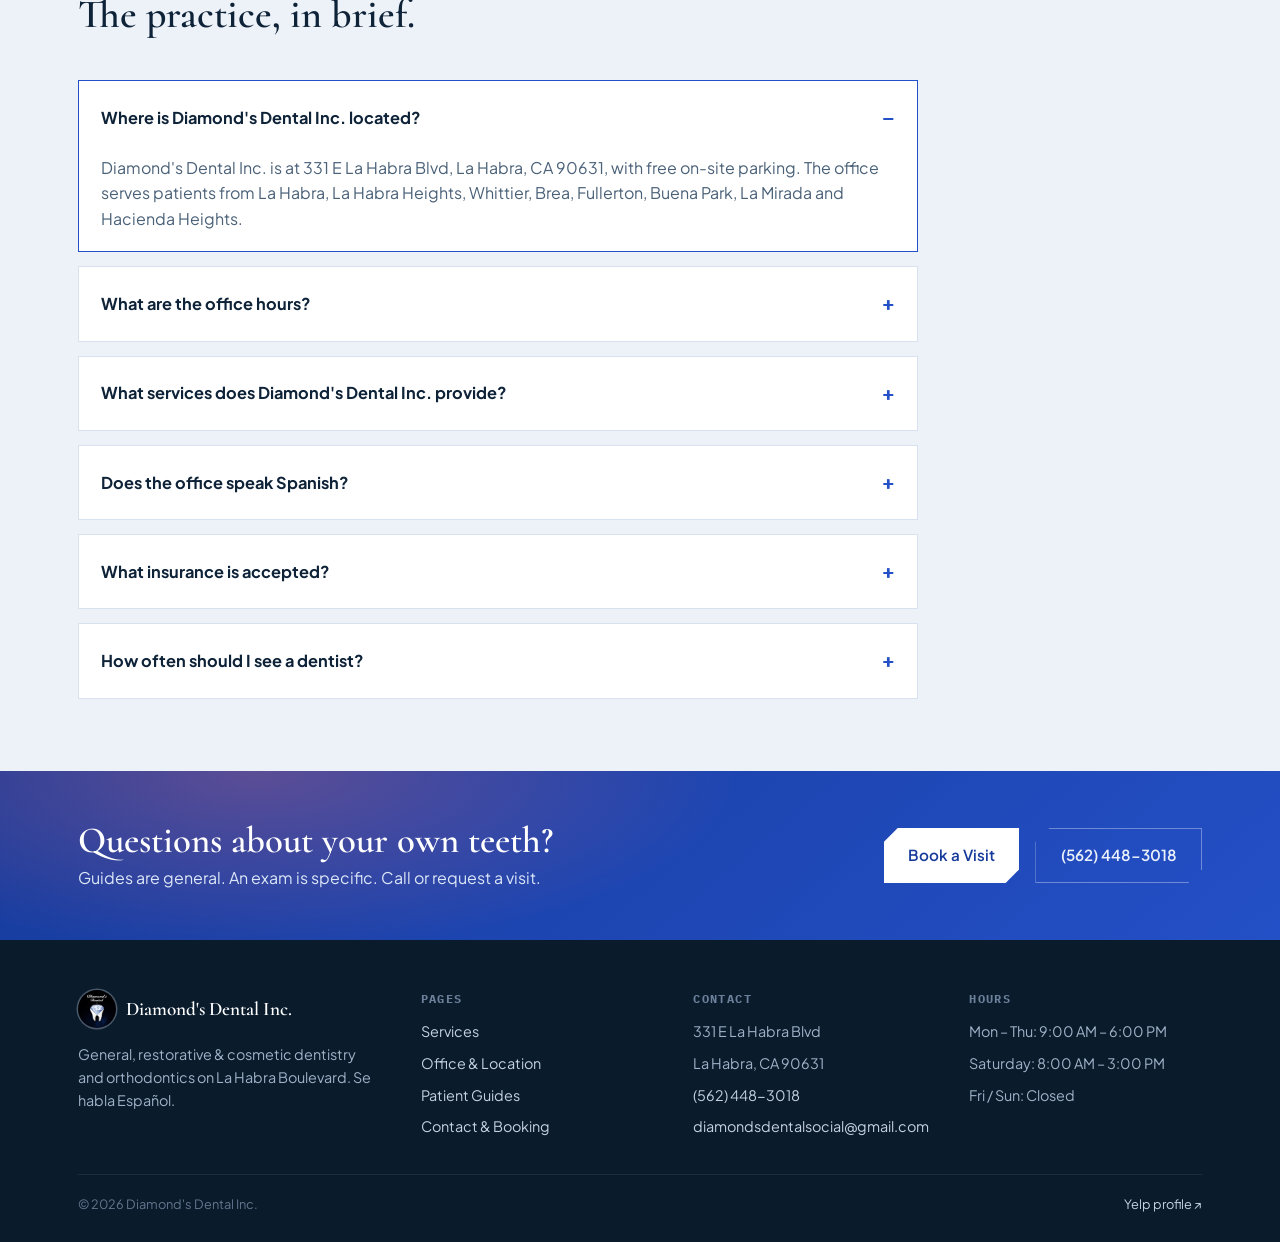
<file: knowledge.html>
<!DOCTYPE html>
<html lang="en" data-active-lang="en">
<head>
<meta charset="UTF-8">
<meta name="viewport" content="width=device-width, initial-scale=1.0">
<title>Patient Guides & Dental Knowledge Base | Diamond's Dental Inc., La Habra CA</title>
<meta name="description" content="Practical dental guides for La Habra, CA and nearby communities: PPO insurance coverage, Saturday appointments, Spanish-speaking care, and what to do in a dental emergency.">
<meta name="keywords" content="dental guides La Habra, dentist FAQ Orange County, dental insurance guide, emergency dentist information, dentista español La Habra">
<meta name="author" content="Diamond's Dental Inc.">
<link rel="canonical" href="https://diamonds-dental-la-habra.vercel.app/knowledge">
<meta name="theme-color" content="#0E2238">
<meta name="geo.region" content="US-CA">
<meta name="geo.placename" content="La Habra, California">
<meta name="geo.position" content="33.9319;-117.9462">
<meta name="ICBM" content="33.9319, -117.9462">
<meta property="og:type" content="website">
<meta property="og:site_name" content="Diamond&#39;s Dental Inc.">
<meta property="og:title" content="Patient Guides & Dental Knowledge Base | Diamond's Dental Inc., La Habra CA">
<meta property="og:description" content="Practical dental guides for La Habra, CA and nearby communities: PPO insurance coverage, Saturday appointments, Spanish-speaking care, and what to do in a dental emergency.">
<meta property="og:url" content="https://diamonds-dental-la-habra.vercel.app/knowledge">
<meta property="og:image" content="https://diamonds-dental-la-habra.vercel.app/assets/logo.webp">
<meta property="og:locale" content="en_US">
<meta property="og:locale:alternate" content="es_US">
<meta name="twitter:card" content="summary_large_image">
<meta name="twitter:title" content="Patient Guides & Dental Knowledge Base | Diamond's Dental Inc., La Habra CA">
<meta name="twitter:description" content="Practical dental guides for La Habra, CA and nearby communities: PPO insurance coverage, Saturday appointments, Spanish-speaking care, and what to do in a dental emergency.">
<link rel="icon" href="/assets/icon-512.png" sizes="512x512" type="image/png">
<link rel="apple-touch-icon" href="/assets/apple-touch-icon.png">
<link rel="manifest" href="/site.webmanifest">
<link rel="preconnect" href="https://fonts.googleapis.com">
<link rel="preconnect" href="https://fonts.gstatic.com" crossorigin>
<link href="https://fonts.googleapis.com/css2?family=Cormorant:ital,wght@0,400;0,500;0,600;1,500&family=Plus+Jakarta+Sans:wght@400;500;600;700&family=IBM+Plex+Mono:wght@500&display=swap" rel="stylesheet">
<link rel="stylesheet" href="/style.css">
<script type="application/ld+json">
{"@context":"https://schema.org","@type":"CollectionPage","name":"Patient Guides & Knowledge Base","description":"Practical dental guides for patients in La Habra, California and surrounding communities.","url":"https://diamonds-dental-la-habra.vercel.app/knowledge","inLanguage":["en-US","es-US"],"about":{"@type":"Dentist","name":"Diamond's Dental Inc.","telephone":"+1-562-448-3018","url":"https://diamonds-dental-la-habra.vercel.app/"},"hasPart":[{"@type":"Article","headline":"Which Dental Insurance Plans Are Accepted in La Habra?","url":"https://diamonds-dental-la-habra.vercel.app/blog/dentist-la-habra-ppo-insurance"},{"@type":"Article","headline":"Finding a Saturday Dentist in La Habra and North Orange County","url":"https://diamonds-dental-la-habra.vercel.app/blog/saturday-dentist-la-habra"},{"@type":"Article","headline":"Dentista que Habla Español en La Habra: Qué Esperar","url":"https://diamonds-dental-la-habra.vercel.app/blog/dentista-que-habla-espanol-la-habra"},{"@type":"Article","headline":"Dental Emergencies: What to Do Before You Can Be Seen","url":"https://diamonds-dental-la-habra.vercel.app/blog/dental-emergency-la-habra"}]}
</script>
<script type="application/ld+json">
{"@context":"https://schema.org","@type":"FAQPage","mainEntity":[
{"@type":"Question","name":"Where is Diamond's Dental Inc. located?","acceptedAnswer":{"@type":"Answer","text":"Diamond's Dental Inc. is at 331 E La Habra Blvd, La Habra, CA 90631, with free on-site parking. The office serves patients from La Habra, La Habra Heights, Whittier, Brea, Fullerton, Buena Park, La Mirada and Hacienda Heights."}},
{"@type":"Question","name":"What are the office hours?","acceptedAnswer":{"@type":"Answer","text":"Monday through Thursday, 9:00 AM to 6:00 PM, and Saturday, 8:00 AM to 3:00 PM. The office is closed Fridays and Sundays."}},
{"@type":"Question","name":"What services does Diamond's Dental Inc. provide?","acceptedAnswer":{"@type":"Answer","text":"General and preventive dentistry including exams, cleanings, sealants and fillings; restorative treatment including crowns, bridges, root canals and extractions; orthodontics with braces for teens and adults; and cosmetic dentistry including professional teeth whitening."}},
{"@type":"Question","name":"Does the office speak Spanish?","acceptedAnswer":{"@type":"Answer","text":"Yes. Diamond's Dental Inc. is fully bilingual — se habla español — from the front desk through treatment, including insurance and cost discussions."}},
{"@type":"Question","name":"What insurance is accepted?","acceptedAnswer":{"@type":"Answer","text":"All PPO dental plans are accepted, and the office is in-network with Delta, Aetna, Liberty, Ameritas, Guardian, Cigna, GEHA, Humana, United Healthcare, Blue Cross Blue Shield, MetLife, United Concordia, UNUM and Astivia. Medicare is also accepted."}},
{"@type":"Question","name":"How often should I see a dentist?","acceptedAnswer":{"@type":"Answer","text":"Most patients are seen twice a year for an exam and cleaning. Preventive visits are typically the best-covered category on a dental plan and catch problems while they are still small. Your dentist may recommend a different interval based on your own risk factors."}}]}
</script>
<script type="application/ld+json">
{"@context":"https://schema.org","@type":"BreadcrumbList","itemListElement":[
{"@type":"ListItem","position":1,"name":"Home","item":"https://diamonds-dental-la-habra.vercel.app/"},
{"@type":"ListItem","position":2,"name":"Patient Guides","item":"https://diamonds-dental-la-habra.vercel.app/knowledge"}]}
</script>
</head>
<body>
<a class="skip-link" href="#main">Skip to content</a>
<header id="siteHeader">
<nav class="wrap" aria-label="Primary">
<a href="/" class="brand"><img src="/assets/logo.webp" width="44" height="44" alt="Diamond's Dental Inc. logo: a diamond set into a molar"><span class="brand-word">Diamond's Dental<small>Precision &amp; Brilliance</small></span></a>
<ul class="nav-links" id="navLinks">
<li><a href="/"><span data-lang="en">Home</span><span data-lang="es">Inicio</span></a></li>
<li><a href="/services"><span data-lang="en">Services</span><span data-lang="es">Servicios</span></a></li>
<li><a href="/office"><span data-lang="en">Office &amp; Location</span><span data-lang="es">Consultorio</span></a></li>
<li><a href="/knowledge" aria-current="page"><span data-lang="en">Guides</span><span data-lang="es">Guías</span></a></li>
<li><a href="/contact"><span data-lang="en">Contact</span><span data-lang="es">Contacto</span></a></li>
</ul>
<div class="nav-right">
<div class="lang-toggle" role="group" aria-label="Language / Idioma"><button type="button" id="btnEN" class="active" aria-pressed="true">EN</button><button type="button" id="btnES" aria-pressed="false">ES</button></div>
<a href="/contact" class="btn btn-primary"><span data-lang="en">Book a Visit</span><span data-lang="es">Reservar</span></a>
<button class="burger" id="burgerBtn" aria-label="Open menu" aria-expanded="false" aria-controls="navLinks"><svg viewBox="0 0 24 24" fill="none" stroke="currentColor" stroke-width="1.8" aria-hidden="true"><path d="M3 6h18M3 12h18M3 18h18"/></svg></button>
</div>
</nav>
</header><main id="main">
<section class="hero-sub"><div class="wrap hero-inner">
<div>
<p class="eyebrow"><span data-lang="en">Patient Guides</span><span data-lang="es">Guías para Pacientes</span></p>
<h1><span data-lang="en">Answers, before<br>you&#39;re in the <em>chair</em>.</span><span data-lang="es">Respuestas, antes<br>de sentarse en el <em>sillón</em>.</span></h1>
<p class="lede"><span data-lang="en">Straight answers to the questions patients in La Habra and north Orange County actually ask — about insurance, weekend appointments, bilingual care, and dental emergencies.</span><span data-lang="es">Respuestas claras a las preguntas que hacen los pacientes de La Habra — sobre seguros, citas de fin de semana, atención bilingüe y emergencias dentales.</span></p>
</div>
<div class="logo-stage"><img src="/assets/logo.webp" width="900" height="900" alt="Diamond&#39;s Dental Inc. logo"></div>
</div></section>

<section class="section"><div class="wrap">
<div class="section-head reveal">
<p class="eyebrow"><span data-lang="en">Guides</span><span data-lang="es">Guías</span></p>
<h2><span data-lang="en">Written for this area, not the internet in general.</span><span data-lang="es">Escritas para esta zona.</span></h2>
</div>
<div class="kb-grid"><a class="kb-card reveal" href="/blog/dentist-la-habra-ppo-insurance">
<p class="eyebrow">Insurance &amp; Costs</p>
<h3>Which Dental Insurance Plans Are Accepted in La Habra?</h3>
<p>A plain-English guide to PPO dental coverage for patients in La Habra and north Orange County — what in-network means, what your plan likely pays, and how to find out before you sit in the chair.</p>
<span class="kb-more">Read the guide →</span>
</a><a class="kb-card reveal" href="/blog/saturday-dentist-la-habra">
<p class="eyebrow">Access &amp; Scheduling</p>
<h3>Finding a Saturday Dentist in La Habra and North Orange County</h3>
<p>Weekday-only dental hours quietly push preventive care out of reach for shift workers, commuters and families. Here's how Saturday appointments change that — and how to actually get one.</p>
<span class="kb-more">Read the guide →</span>
</a><a class="kb-card reveal" href="/blog/dentista-que-habla-espanol-la-habra">
<p class="eyebrow">Atención Bilingüe</p>
<h3>Dentista que Habla Español en La Habra: Qué Esperar</h3>
<p>Entender su tratamiento no debería depender del idioma. Guía para pacientes hispanohablantes en La Habra y las ciudades vecinas — con vocabulario dental en español e inglés.</p>
<span class="kb-more">Read the guide →</span>
</a><a class="kb-card reveal" href="/blog/dental-emergency-la-habra">
<p class="eyebrow">Urgent Care</p>
<h3>Dental Emergencies: What to Do Before You Can Be Seen</h3>
<p>Not every dental problem can wait for Monday — and a few shouldn't go to a dentist at all. How to tell the difference, and what actually helps in the meantime.</p>
<span class="kb-more">Read the guide →</span>
</a></div>
</div></section>

<section class="section section-alt"><div class="wrap">
<div class="section-head reveal">
<p class="eyebrow"><span data-lang="en">Quick Reference</span><span data-lang="es">Referencia Rápida</span></p>
<h2><span data-lang="en">The practice, in brief.</span><span data-lang="es">El consultorio, en breve.</span></h2>
</div>
<div class="faq reveal">
<details open><summary>Where is Diamond's Dental Inc. located?</summary><p class="answer">Diamond's Dental Inc. is at 331 E La Habra Blvd, La Habra, CA 90631, with free on-site parking. The office serves patients from La Habra, La Habra Heights, Whittier, Brea, Fullerton, Buena Park, La Mirada and Hacienda Heights.</p></details>
<details><summary>What are the office hours?</summary><p class="answer">Monday through Thursday, 9:00 AM to 6:00 PM, and Saturday, 8:00 AM to 3:00 PM. The office is closed Fridays and Sundays.</p></details>
<details><summary>What services does Diamond's Dental Inc. provide?</summary><p class="answer">General and preventive dentistry including exams, cleanings, sealants and fillings; restorative treatment including crowns, bridges, root canals and extractions; orthodontics with braces for teens and adults; and cosmetic dentistry including professional teeth whitening.</p></details>
<details><summary>Does the office speak Spanish?</summary><p class="answer">Yes. Diamond's Dental Inc. is fully bilingual — se habla español — from the front desk through treatment, including insurance and cost discussions.</p></details>
<details><summary>What insurance is accepted?</summary><p class="answer">All PPO dental plans are accepted, and the office is in-network with Delta, Aetna, Liberty, Ameritas, Guardian, Cigna, GEHA, Humana, United Healthcare, Blue Cross Blue Shield, MetLife, United Concordia, UNUM and Astivia. Medicare is also accepted.</p></details>
<details><summary>How often should I see a dentist?</summary><p class="answer">Most patients are seen twice a year for an exam and cleaning. Preventive visits are typically the best-covered category on a dental plan and catch problems while they are still small. Your dentist may recommend a different interval based on your own risk factors.</p></details>
</div>
</div></section>
<section class="cta-band"><div class="wrap">
<div><h2><span data-lang="en">Questions about your own teeth?</span><span data-lang="es">¿Preguntas sobre sus dientes?</span></h2><p><span data-lang="en">Guides are general. An exam is specific. Call or request a visit.</span><span data-lang="es">Las guías son generales. Un examen es específico. Llame o solicite una cita.</span></p></div>
<div class="hero-ctas" style="margin:0"><a href="/contact" class="btn btn-light"><span data-lang="en">Book a Visit</span><span data-lang="es">Reservar</span></a><a href="tel:+15624483018" class="btn btn-ghost on-dark">(562) 448-3018</a></div>
</div></section>
</main>
<footer>
<div class="wrap">
<div class="foot-grid">
<div>
<div class="foot-brand"><img src="/assets/logo.webp" width="38" height="38" loading="lazy" alt=""><span>Diamond's Dental Inc.</span></div>
<p style="max-width:34ch;font-size:.9rem">General, restorative &amp; cosmetic dentistry and orthodontics on La Habra Boulevard. Se habla Español.</p>
</div>
<div><h4>Pages</h4><ul><li><a href="/services">Services</a></li><li><a href="/office">Office &amp; Location</a></li><li><a href="/knowledge">Patient Guides</a></li><li><a href="/contact">Contact &amp; Booking</a></li></ul></div>
<div><h4>Contact</h4><ul><li>331 E La Habra Blvd</li><li>La Habra, CA 90631</li><li><a href="tel:+15624483018">(562) 448-3018</a></li><li><a href="mailto:diamondsdentalsocial@gmail.com">diamondsdentalsocial@gmail.com</a></li></ul></div>
<div><h4>Hours</h4><ul><li>Mon – Thu: 9:00 AM – 6:00 PM</li><li>Saturday: 8:00 AM – 3:00 PM</li><li>Fri / Sun: Closed</li></ul></div>
</div>
<div class="foot-bottom"><span>© <span id="yr"></span> Diamond's Dental Inc.</span><a href="https://www.yelp.com/biz/diamond-dental-la-habra-4" target="_blank" rel="noopener">Yelp profile ↗</a></div>
</div>
</footer><script src="/app.js" defer></script>
</body>
</html>
</file>
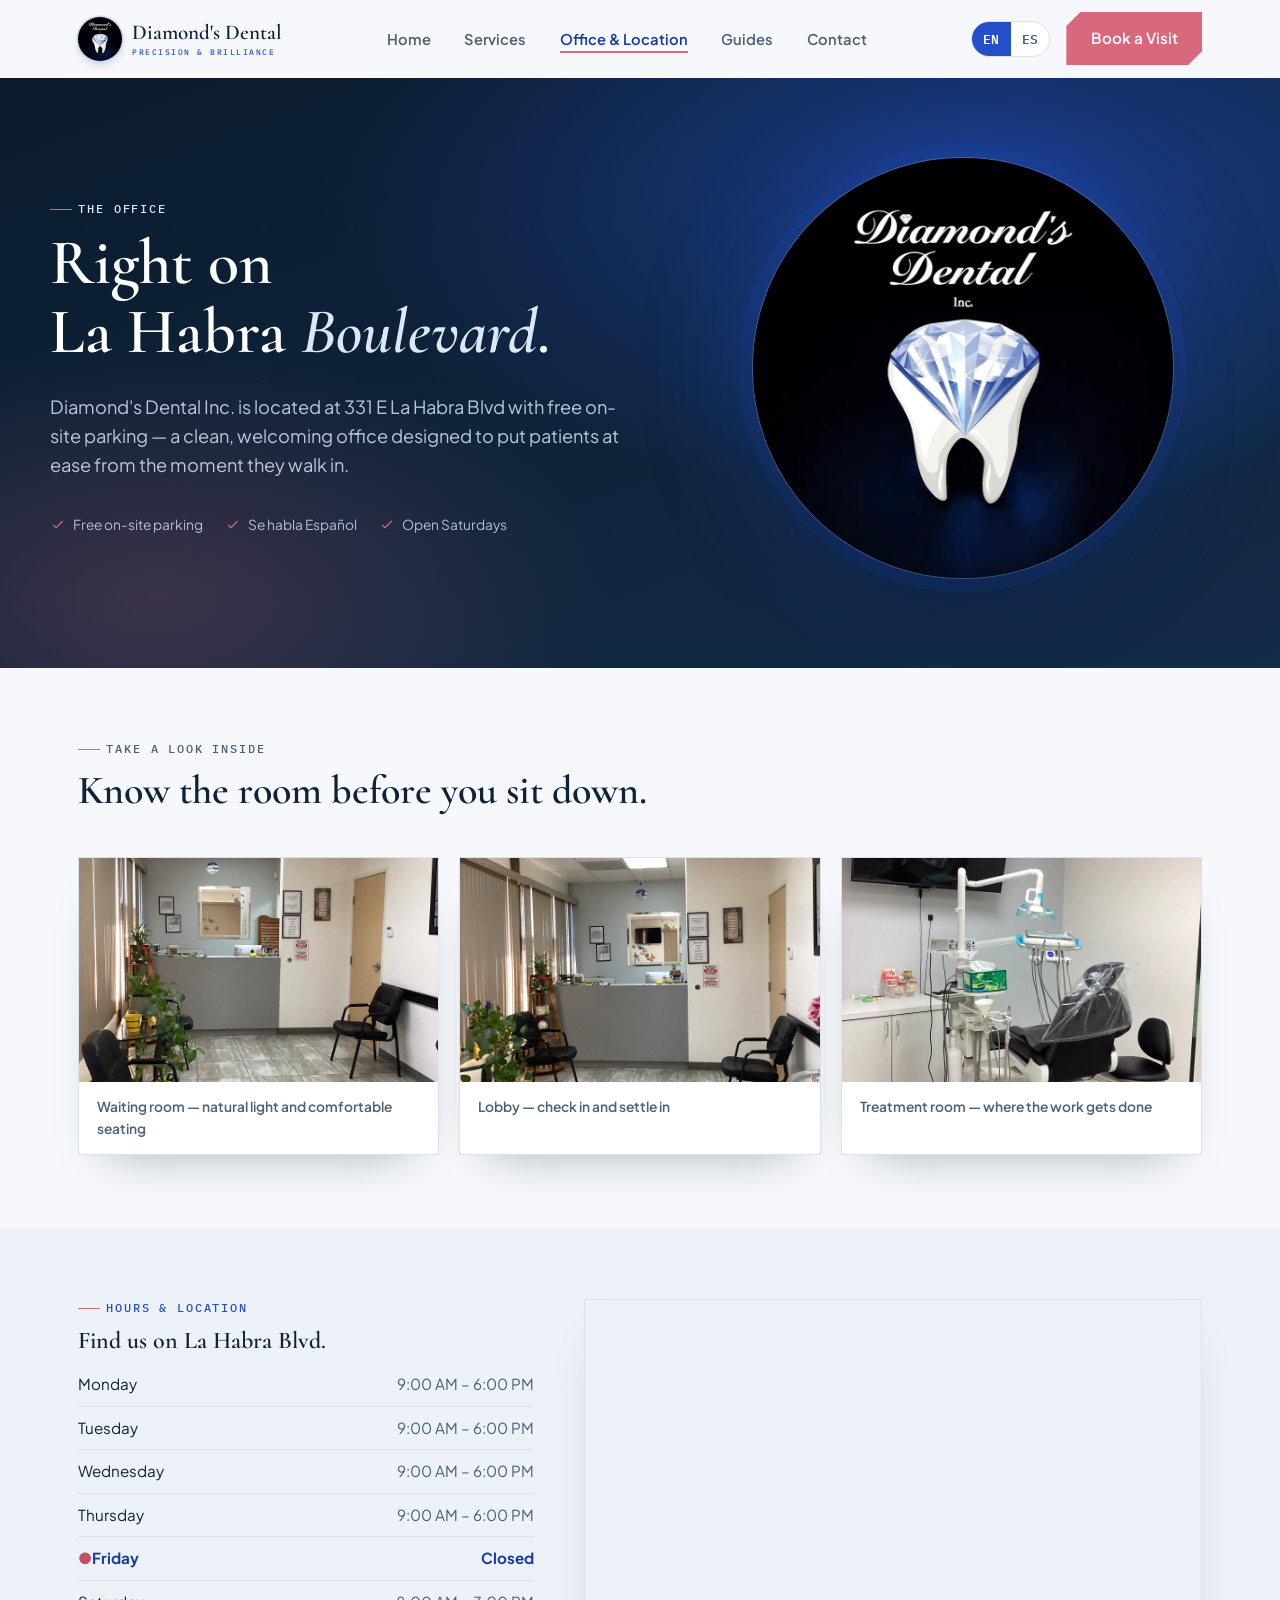
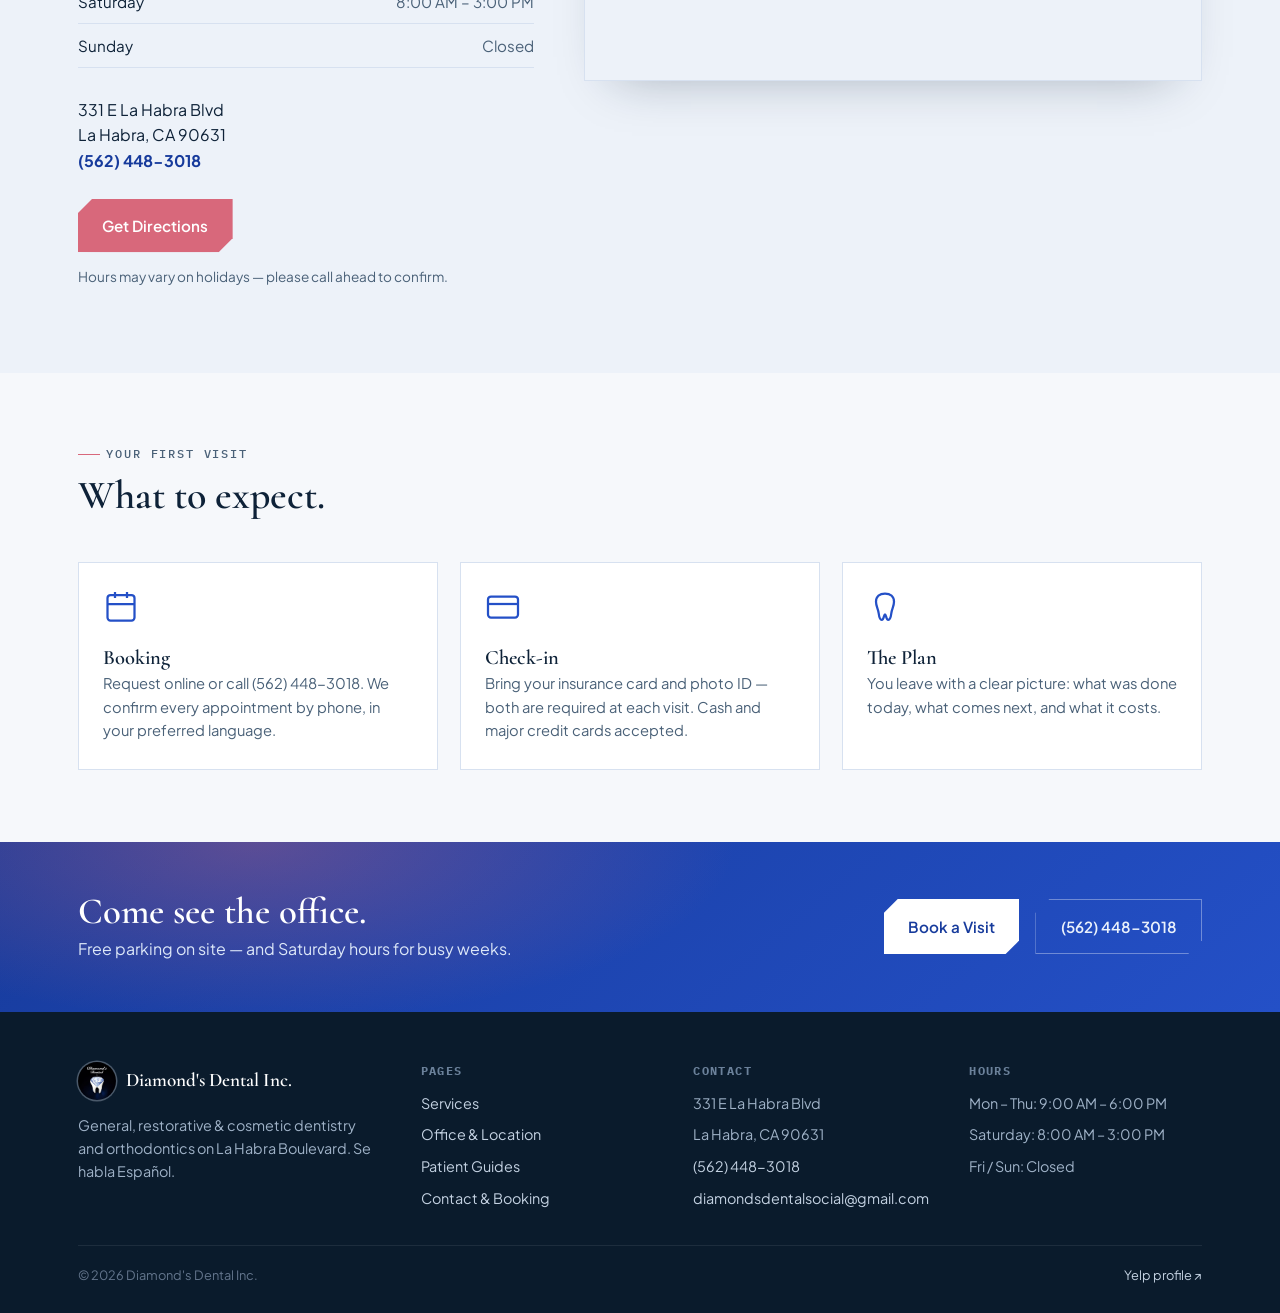
<file: office.html>
<!DOCTYPE html>
<html lang="en" data-active-lang="en">
<head>
<meta charset="UTF-8">
<meta name="viewport" content="width=device-width, initial-scale=1.0">
<title>Office, Hours &amp; Location | Diamond's Dental Inc. — La Habra, CA</title>
<meta name="description" content="See inside Diamond&#39;s Dental Inc. at 331 E La Habra Blvd, La Habra, CA 90631. Open Mon–Thu 9–6, Saturday 8–3. Free parking, se habla español. (562) 448-3018.">
<link rel="canonical" href="https://diamonds-dental-la-habra.vercel.app/office">
<meta name="theme-color" content="#0E2238">
<meta property="og:type" content="website">
<meta property="og:site_name" content="Diamond&#39;s Dental Inc.">
<meta property="og:title" content="Office, Hours &amp; Location | Diamond's Dental Inc. — La Habra, CA">
<meta property="og:description" content="See inside Diamond&#39;s Dental Inc. at 331 E La Habra Blvd, La Habra, CA 90631. Open Mon–Thu 9–6, Saturday 8–3. Free parking, se habla español. (562) 448-3018.">
<meta property="og:url" content="https://diamonds-dental-la-habra.vercel.app/office">
<meta property="og:image" content="https://diamonds-dental-la-habra.vercel.app/assets/logo.webp">
<meta name="twitter:card" content="summary_large_image">
<link rel="icon" href="/assets/icon-512.png" sizes="512x512" type="image/png">
<link rel="apple-touch-icon" href="/assets/apple-touch-icon.png">
<link rel="manifest" href="/site.webmanifest">
<link rel="preconnect" href="https://fonts.googleapis.com">
<link rel="preconnect" href="https://fonts.gstatic.com" crossorigin>
<link href="https://fonts.googleapis.com/css2?family=Cormorant:ital,wght@0,400;0,500;0,600;1,500&family=Plus+Jakarta+Sans:wght@400;500;600;700&family=IBM+Plex+Mono:wght@500&display=swap" rel="stylesheet">
<link rel="stylesheet" href="/style.css">
<script type="application/ld+json">
{"@context":"https://schema.org","@type":"BreadcrumbList","itemListElement":[
{"@type":"ListItem","position":1,"name":"Home","item":"https://diamonds-dental-la-habra.vercel.app/"},
{"@type":"ListItem","position":2,"name":"Office & Location","item":"https://diamonds-dental-la-habra.vercel.app/office"}]}
</script>
</head>
<body>
<a class="skip-link" href="#main">Skip to content</a>
<header id="siteHeader">
<nav class="wrap" aria-label="Primary">
<a href="/" class="brand"><img src="/assets/logo.webp" width="44" height="44" alt="Diamond's Dental Inc. logo: a diamond set into a molar"><span class="brand-word">Diamond's Dental<small>Precision &amp; Brilliance</small></span></a>
<ul class="nav-links" id="navLinks">
<li><a href="/"><span data-lang="en">Home</span><span data-lang="es">Inicio</span></a></li>
<li><a href="/services"><span data-lang="en">Services</span><span data-lang="es">Servicios</span></a></li>
<li><a href="/office" aria-current="page"><span data-lang="en">Office &amp; Location</span><span data-lang="es">Consultorio</span></a></li>
<li><a href="/knowledge"><span data-lang="en">Guides</span><span data-lang="es">Guías</span></a></li>
<li><a href="/contact"><span data-lang="en">Contact</span><span data-lang="es">Contacto</span></a></li>
</ul>
<div class="nav-right">
<div class="lang-toggle" role="group" aria-label="Language / Idioma"><button type="button" id="btnEN" class="active" aria-pressed="true">EN</button><button type="button" id="btnES" aria-pressed="false">ES</button></div>
<a href="/contact" class="btn btn-primary"><span data-lang="en">Book a Visit</span><span data-lang="es">Reservar</span></a>
<button class="burger" id="burgerBtn" aria-label="Open menu" aria-expanded="false" aria-controls="navLinks"><svg viewBox="0 0 24 24" fill="none" stroke="currentColor" stroke-width="1.8" aria-hidden="true"><path d="M3 6h18M3 12h18M3 18h18"/></svg></button>
</div>
</nav>
</header><main id="main">
<section class="hero-dark"><div class="wrap hero-inner">
<div>
<p class="eyebrow"><span data-lang="en">The Office</span><span data-lang="es">El Consultorio</span></p>
<h1><span data-lang="en">Right on<br>La Habra <em>Boulevard</em>.</span><span data-lang="es">En La Habra<br><em>Boulevard</em>.</span></h1>
<p class="lede"><span data-lang="en">Diamond&#39;s Dental Inc. is located at 331 E La Habra Blvd with free on-site parking — a clean, welcoming office designed to put patients at ease from the moment they walk in.</span><span data-lang="es">Diamond&#39;s Dental Inc. está en 331 E La Habra Blvd con estacionamiento gratuito — un consultorio limpio y acogedor.</span></p>
<ul class="trust-row">
<li><svg viewBox="0 0 24 24" fill="none" stroke="currentColor" stroke-width="1.8" aria-hidden="true"><path d="M5 12l4 4L19 6"/></svg><span data-lang="en">Free on-site parking</span><span data-lang="es">Estacionamiento gratis</span></li>
<li><svg viewBox="0 0 24 24" fill="none" stroke="currentColor" stroke-width="1.8" aria-hidden="true"><path d="M5 12l4 4L19 6"/></svg><span data-lang="en">Se habla Español</span><span data-lang="es">Se habla Español</span></li>
<li><svg viewBox="0 0 24 24" fill="none" stroke="currentColor" stroke-width="1.8" aria-hidden="true"><path d="M5 12l4 4L19 6"/></svg><span data-lang="en">Open Saturdays</span><span data-lang="es">Abierto los sábados</span></li>
</ul>
</div>
<div class="logo-stage"><span class="halo" aria-hidden="true"></span><img src="/assets/logo.webp" width="900" height="900" alt="Diamond&#39;s Dental Inc. logo" fetchpriority="high"></div>
</div></section>

<section class="section"><div class="wrap">
<div class="section-head reveal"><p class="eyebrow"><span data-lang="en">Take a Look Inside</span><span data-lang="es">Conozca el Consultorio</span></p><h2><span data-lang="en">Know the room before you sit down.</span><span data-lang="es">Conozca el lugar antes de llegar.</span></h2></div>
<div class="gallery">
<figure class="photo reveal"><img src="/assets/waiting-room.webp" width="1600" height="1000" loading="lazy" alt="Waiting room at Diamond&#39;s Dental Inc. with natural light, plants and comfortable seating"><figcaption><span data-lang="en">Waiting room — natural light and comfortable seating</span><span data-lang="es">Sala de espera — luz natural y asientos cómodos</span></figcaption></figure>
<figure class="photo reveal"><img src="/assets/reception-lobby.webp" width="1600" height="1000" loading="lazy" alt="Reception area and lobby at Diamond&#39;s Dental Inc. in La Habra"><figcaption><span data-lang="en">Lobby — check in and settle in</span><span data-lang="es">Recibidor — regístrese y descanse</span></figcaption></figure>
<figure class="photo reveal"><img src="/assets/treatment-room.webp" width="1600" height="1000" loading="lazy" alt="Treatment room with dental chair, overhead light and instruments at Diamond&#39;s Dental Inc."><figcaption><span data-lang="en">Treatment room — where the work gets done</span><span data-lang="es">Sala de tratamiento — donde se hace el trabajo</span></figcaption></figure>
</div>
</div></section>

<section class="section section-alt" id="location"><div class="wrap loc-grid">
<div class="reveal">
<p class="eyebrow"><span data-lang="en">Hours &amp; Location</span><span data-lang="es">Horario y Ubicación</span></p>
<h2><span data-lang="en">Find us on La Habra Blvd.</span><span data-lang="es">Encuéntrenos.</span></h2>
<table class="hours-table"><caption class="sr-only">Office hours for Diamond's Dental Inc.</caption><tbody>
<tr data-day="1"><td><span data-lang="en">Monday</span><span data-lang="es">Lunes</span></td><td>9:00 AM – 6:00 PM</td></tr>
<tr data-day="2"><td><span data-lang="en">Tuesday</span><span data-lang="es">Martes</span></td><td>9:00 AM – 6:00 PM</td></tr>
<tr data-day="3"><td><span data-lang="en">Wednesday</span><span data-lang="es">Miércoles</span></td><td>9:00 AM – 6:00 PM</td></tr>
<tr data-day="4"><td><span data-lang="en">Thursday</span><span data-lang="es">Jueves</span></td><td>9:00 AM – 6:00 PM</td></tr>
<tr data-day="5"><td><span data-lang="en">Friday</span><span data-lang="es">Viernes</span></td><td><span data-lang="en">Closed</span><span data-lang="es">Cerrado</span></td></tr>
<tr data-day="6"><td><span data-lang="en">Saturday</span><span data-lang="es">Sábado</span></td><td>8:00 AM – 3:00 PM</td></tr>
<tr data-day="0"><td><span data-lang="en">Sunday</span><span data-lang="es">Domingo</span></td><td><span data-lang="en">Closed</span><span data-lang="es">Cerrado</span></td></tr>
</tbody></table>
<address class="addr-block">331 E La Habra Blvd<br>La Habra, CA 90631<br><a href="tel:+15624483018">(562) 448-3018</a></address>
<a class="btn btn-primary" href="https://www.google.com/maps/search/?api=1&query=331+E+La+Habra+Blvd+La+Habra+CA+90631" target="_blank" rel="noopener"><span data-lang="en">Get Directions</span><span data-lang="es">Cómo Llegar</span></a>
<p class="note"><span data-lang="en">Hours may vary on holidays — please call ahead to confirm.</span><span data-lang="es">El horario puede variar en días festivos — llame para confirmar.</span></p>
</div>
<div class="map-frame reveal"><iframe title="Map to Diamond&#39;s Dental Inc., 331 E La Habra Blvd, La Habra, CA 90631" src="https://www.google.com/maps?q=331+E+La+Habra+Blvd,+La+Habra,+CA+90631&output=embed" loading="lazy" referrerpolicy="no-referrer-when-downgrade"></iframe></div>
</div></section>

<section class="section"><div class="wrap">
<div class="section-head reveal"><p class="eyebrow"><span data-lang="en">Your First Visit</span><span data-lang="es">Su Primera Visita</span></p><h2><span data-lang="en">What to expect.</span><span data-lang="es">Qué esperar.</span></h2></div>
<div class="services-grid" style="grid-template-columns:repeat(3,1fr)">
<div class="service-card reveal"><svg class="icon" viewBox="0 0 24 24" fill="none" stroke="currentColor" stroke-width="1.5" aria-hidden="true"><rect x="3" y="4" width="18" height="17" rx="2"/><path d="M8 2v4M16 2v4M3 10h18"/></svg><h3><span data-lang="en">Booking</span><span data-lang="es">Reserva</span></h3><p><span data-lang="en">Request online or call (562) 448-3018. We confirm every appointment by phone, in your preferred language.</span><span data-lang="es">Solicite en línea o llame al (562) 448-3018. Confirmamos cada cita por teléfono, en su idioma preferido.</span></p></div>
<div class="service-card reveal"><svg class="icon" viewBox="0 0 24 24" fill="none" stroke="currentColor" stroke-width="1.5" aria-hidden="true"><rect x="2" y="5" width="20" height="14" rx="2"/><path d="M2 10h20"/></svg><h3><span data-lang="en">Check-in</span><span data-lang="es">Registro</span></h3><p><span data-lang="en">Bring your insurance card and photo ID — both are required at each visit. Cash and major credit cards accepted.</span><span data-lang="es">Traiga su tarjeta de seguro e identificación con foto — se requieren en cada visita.</span></p></div>
<div class="service-card reveal"><svg class="icon" viewBox="0 0 24 24" fill="none" stroke="currentColor" stroke-width="1.5" aria-hidden="true"><path d="M12 3c-3.5 0-6 2-6 5.5 0 3 1.4 4.7 1.8 7.7.2 1.6.7 4.3 2 4.3 1.6 0 1.4-3.6 2.2-3.6s.6 3.6 2.2 3.6c1.3 0 1.8-2.7 2-4.3.4-3 1.8-4.7 1.8-7.7C18 5 15.5 3 12 3Z"/></svg><h3><span data-lang="en">The Plan</span><span data-lang="es">El Plan</span></h3><p><span data-lang="en">You leave with a clear picture: what was done today, what comes next, and what it costs.</span><span data-lang="es">Sale con un panorama claro: qué se hizo hoy, qué sigue y cuánto cuesta.</span></p></div>
</div>
</div></section>
<section class="cta-band"><div class="wrap">
<div><h2><span data-lang="en">Come see the office.</span><span data-lang="es">Venga a conocernos.</span></h2><p><span data-lang="en">Free parking on site — and Saturday hours for busy weeks.</span><span data-lang="es">Estacionamiento gratis — y horario de sábado.</span></p></div>
<div class="hero-ctas" style="margin:0"><a href="/contact" class="btn btn-light"><span data-lang="en">Book a Visit</span><span data-lang="es">Reservar</span></a><a href="tel:+15624483018" class="btn btn-ghost on-dark">(562) 448-3018</a></div>
</div></section>
</main>
<footer>
<div class="wrap">
<div class="foot-grid">
<div>
<div class="foot-brand"><img src="/assets/logo.webp" width="38" height="38" loading="lazy" alt=""><span>Diamond's Dental Inc.</span></div>
<p style="max-width:34ch;font-size:.9rem">General, restorative &amp; cosmetic dentistry and orthodontics on La Habra Boulevard. Se habla Español.</p>
</div>
<div><h4>Pages</h4><ul><li><a href="/services">Services</a></li><li><a href="/office">Office &amp; Location</a></li><li><a href="/knowledge">Patient Guides</a></li><li><a href="/contact">Contact &amp; Booking</a></li></ul></div>
<div><h4>Contact</h4><ul><li>331 E La Habra Blvd</li><li>La Habra, CA 90631</li><li><a href="tel:+15624483018">(562) 448-3018</a></li><li><a href="mailto:diamondsdentalsocial@gmail.com">diamondsdentalsocial@gmail.com</a></li></ul></div>
<div><h4>Hours</h4><ul><li>Mon – Thu: 9:00 AM – 6:00 PM</li><li>Saturday: 8:00 AM – 3:00 PM</li><li>Fri / Sun: Closed</li></ul></div>
</div>
<div class="foot-bottom"><span>© <span id="yr"></span> Diamond's Dental Inc.</span><a href="https://www.yelp.com/biz/diamond-dental-la-habra-4" target="_blank" rel="noopener">Yelp profile ↗</a></div>
</div>
</footer><script src="/app.js" defer></script>
</body>
</html>
</file>
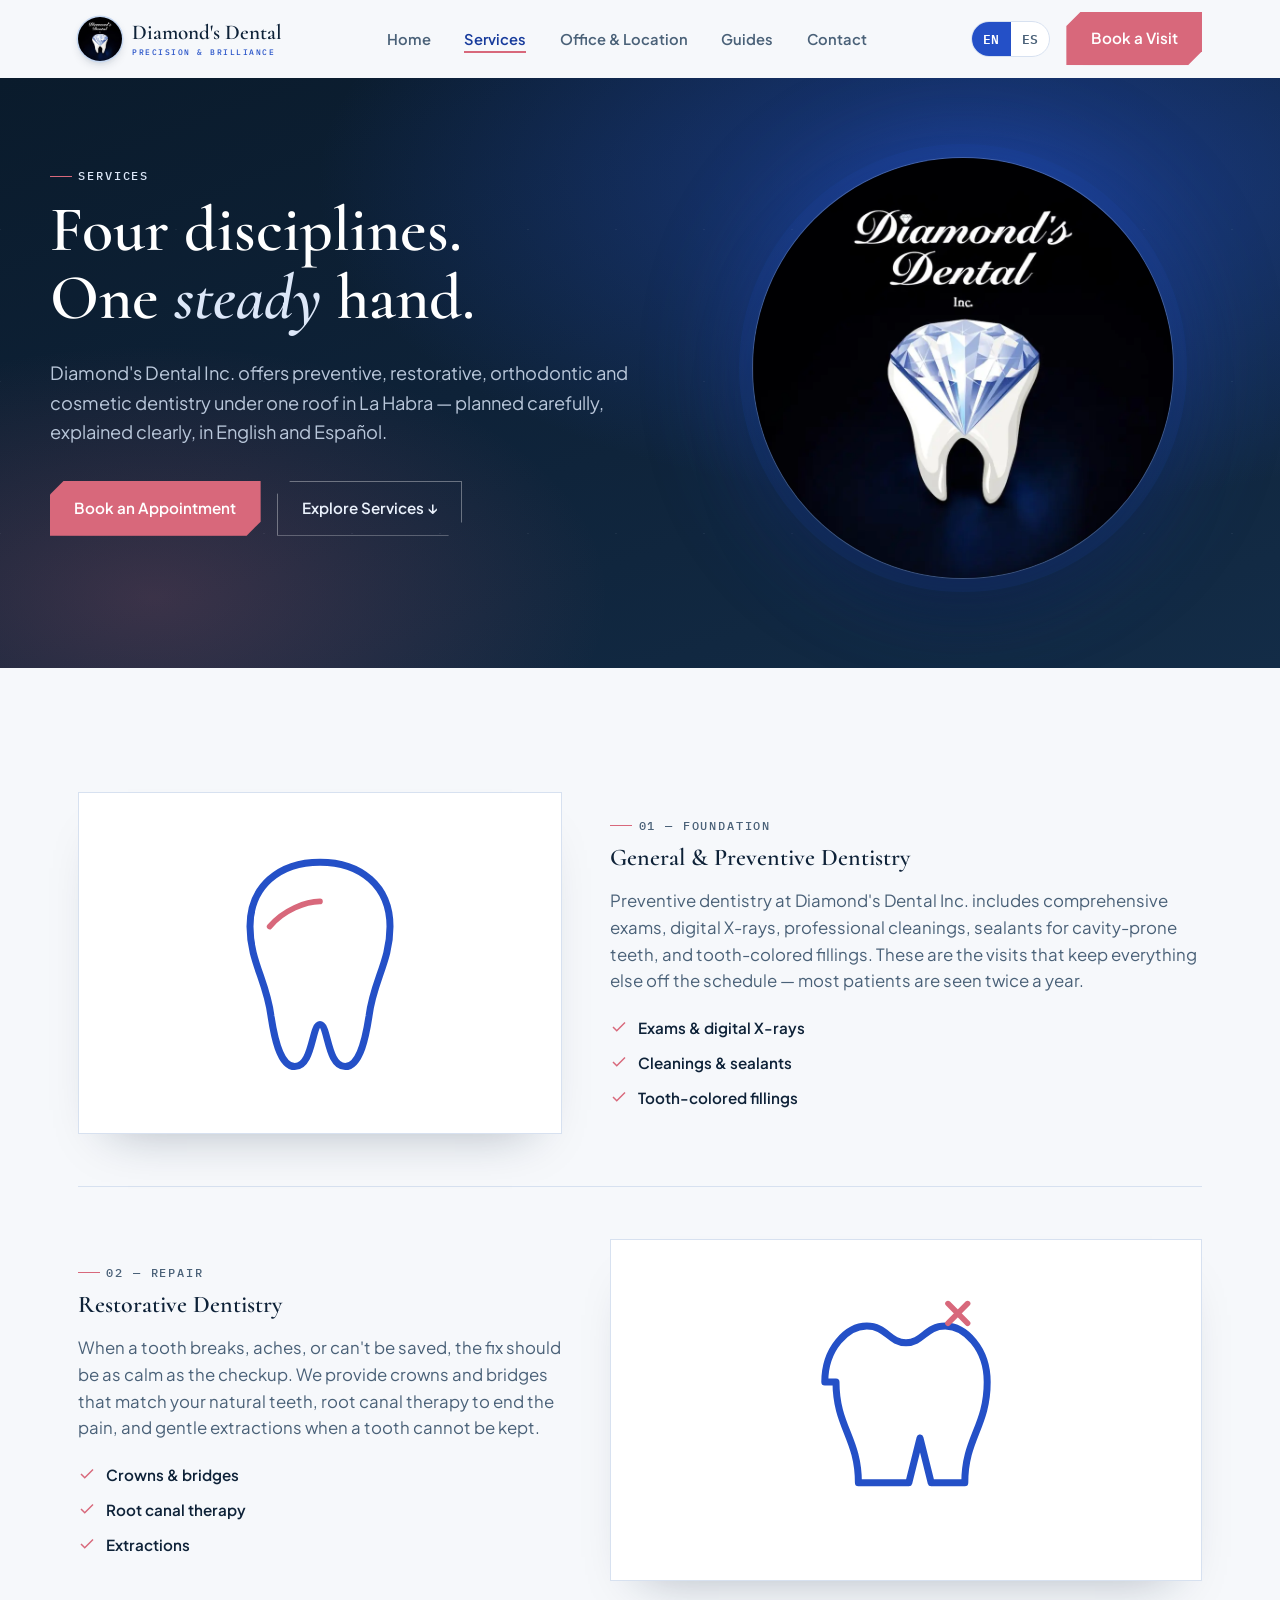
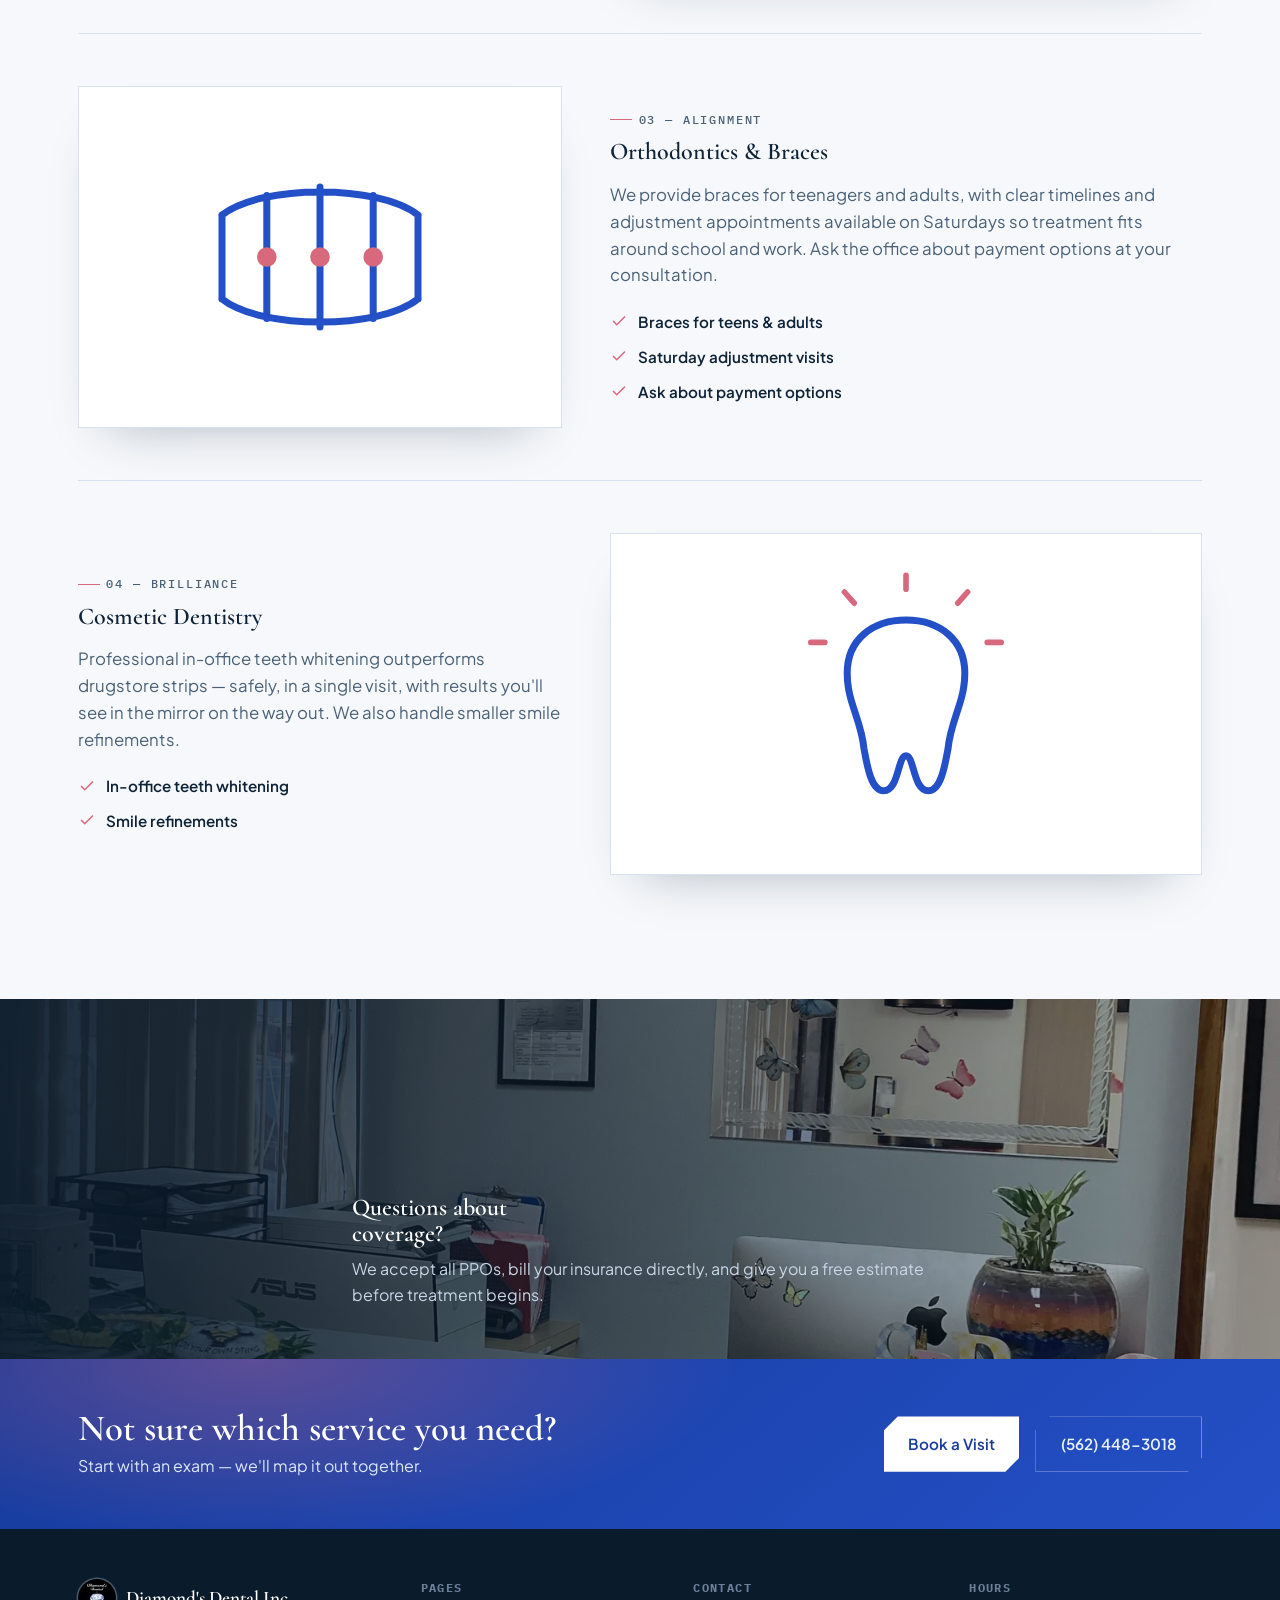
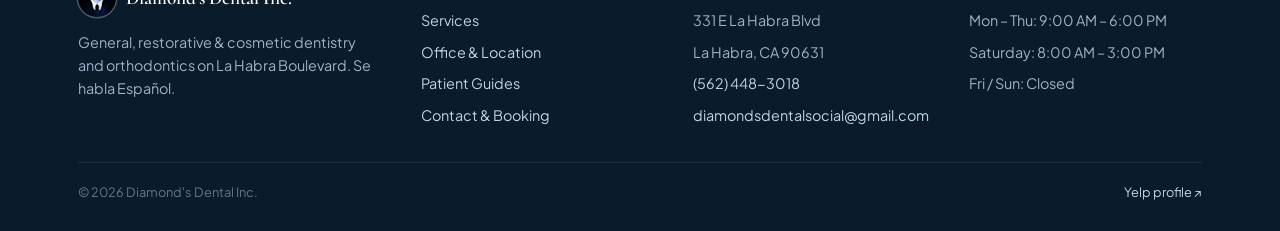
<file: services.html>
<!DOCTYPE html>
<html lang="en" data-active-lang="en">
<head>
<meta charset="UTF-8">
<meta name="viewport" content="width=device-width, initial-scale=1.0">
<title>Dental Services in La Habra, CA | Diamond's Dental Inc.</title>
<meta name="description" content="Cleanings, fillings, crowns, bridges, root canals, braces and teeth whitening at Diamond&#39;s Dental Inc. in La Habra, CA. Bilingual care, most PPO plans accepted.">
<link rel="canonical" href="https://diamonds-dental-la-habra.vercel.app/services">
<meta name="theme-color" content="#0E2238">
<meta property="og:type" content="website">
<meta property="og:site_name" content="Diamond&#39;s Dental Inc.">
<meta property="og:title" content="Dental Services in La Habra, CA | Diamond's Dental Inc.">
<meta property="og:description" content="Cleanings, fillings, crowns, bridges, root canals, braces and teeth whitening at Diamond&#39;s Dental Inc. in La Habra, CA. Bilingual care, most PPO plans accepted.">
<meta property="og:url" content="https://diamonds-dental-la-habra.vercel.app/services">
<meta property="og:image" content="https://diamonds-dental-la-habra.vercel.app/assets/logo.webp">
<meta name="twitter:card" content="summary_large_image">
<link rel="icon" href="/assets/icon-512.png" sizes="512x512" type="image/png">
<link rel="apple-touch-icon" href="/assets/apple-touch-icon.png">
<link rel="manifest" href="/site.webmanifest">
<link rel="preconnect" href="https://fonts.googleapis.com">
<link rel="preconnect" href="https://fonts.gstatic.com" crossorigin>
<link href="https://fonts.googleapis.com/css2?family=Cormorant:ital,wght@0,400;0,500;0,600;1,500&family=Plus+Jakarta+Sans:wght@400;500;600;700&family=IBM+Plex+Mono:wght@500&display=swap" rel="stylesheet">
<link rel="stylesheet" href="/style.css">
<script type="application/ld+json">
{"@context":"https://schema.org","@type":"BreadcrumbList","itemListElement":[
{"@type":"ListItem","position":1,"name":"Home","item":"https://diamonds-dental-la-habra.vercel.app/"},
{"@type":"ListItem","position":2,"name":"Services","item":"https://diamonds-dental-la-habra.vercel.app/services"}]}
</script>
<script type="application/ld+json">
{"@context":"https://schema.org","@type":"ItemList","name":"Dental services at Diamond's Dental Inc.","itemListElement":[
{"@type":"ListItem","position":1,"item":{"@type":"MedicalProcedure","name":"General and preventive dentistry","description":"Comprehensive dental exams, digital X-rays, professional cleanings, sealants and tooth-colored composite fillings.","howPerformed":"In-office at Diamond's Dental Inc., La Habra, CA"}},
{"@type":"ListItem","position":2,"item":{"@type":"MedicalProcedure","name":"Restorative dentistry","description":"Crowns, bridges, root canal therapy and extractions for damaged, decayed or painful teeth."}},
{"@type":"ListItem","position":3,"item":{"@type":"MedicalProcedure","name":"Orthodontics and braces","description":"Braces for teenagers and adults with Saturday adjustment appointments."}},
{"@type":"ListItem","position":4,"item":{"@type":"MedicalProcedure","name":"Cosmetic dentistry","description":"Professional in-office teeth whitening and smile refinements."}}]}
</script>
</head>
<body>
<a class="skip-link" href="#main">Skip to content</a>
<header id="siteHeader">
<nav class="wrap" aria-label="Primary">
<a href="/" class="brand"><img src="/assets/logo.webp" width="44" height="44" alt="Diamond's Dental Inc. logo: a diamond set into a molar"><span class="brand-word">Diamond's Dental<small>Precision &amp; Brilliance</small></span></a>
<ul class="nav-links" id="navLinks">
<li><a href="/"><span data-lang="en">Home</span><span data-lang="es">Inicio</span></a></li>
<li><a href="/services" aria-current="page"><span data-lang="en">Services</span><span data-lang="es">Servicios</span></a></li>
<li><a href="/office"><span data-lang="en">Office &amp; Location</span><span data-lang="es">Consultorio</span></a></li>
<li><a href="/knowledge"><span data-lang="en">Guides</span><span data-lang="es">Guías</span></a></li>
<li><a href="/contact"><span data-lang="en">Contact</span><span data-lang="es">Contacto</span></a></li>
</ul>
<div class="nav-right">
<div class="lang-toggle" role="group" aria-label="Language / Idioma"><button type="button" id="btnEN" class="active" aria-pressed="true">EN</button><button type="button" id="btnES" aria-pressed="false">ES</button></div>
<a href="/contact" class="btn btn-primary"><span data-lang="en">Book a Visit</span><span data-lang="es">Reservar</span></a>
<button class="burger" id="burgerBtn" aria-label="Open menu" aria-expanded="false" aria-controls="navLinks"><svg viewBox="0 0 24 24" fill="none" stroke="currentColor" stroke-width="1.8" aria-hidden="true"><path d="M3 6h18M3 12h18M3 18h18"/></svg></button>
</div>
</nav>
</header><main id="main">
<section class="hero-dark"><div class="wrap hero-inner">
<div>
<p class="eyebrow"><span data-lang="en">Services</span><span data-lang="es">Servicios</span></p>
<h1><span data-lang="en">Four disciplines.<br>One <em>steady</em> hand.</span><span data-lang="es">Cuatro disciplinas.<br>Una mano <em>firme</em>.</span></h1>
<p class="lede"><span data-lang="en">Diamond&#39;s Dental Inc. offers preventive, restorative, orthodontic and cosmetic dentistry under one roof in La Habra — planned carefully, explained clearly, in English and Español.</span><span data-lang="es">Diamond&#39;s Dental Inc. ofrece odontología preventiva, restaurativa, ortodóncica y cosmética bajo un mismo techo en La Habra — en inglés y español.</span></p>
<div class="hero-ctas"><a href="/contact" class="btn btn-primary"><span data-lang="en">Book an Appointment</span><span data-lang="es">Reservar una Cita</span></a><a href="#general" class="btn btn-ghost on-dark"><span data-lang="en">Explore Services ↓</span><span data-lang="es">Explorar ↓</span></a></div>
</div>
<div class="logo-stage"><span class="halo" aria-hidden="true"></span><img src="/assets/logo.webp" width="900" height="900" alt="Diamond&#39;s Dental Inc. logo" fetchpriority="high"></div>
</div></section>
<section class="section"><div class="wrap">
<div class="svc-row" id="general">
<div class="svc-art reveal"><svg viewBox="0 0 200 200" fill="none" stroke="#2450C7" stroke-width="5" stroke-linecap="round" role="img" aria-label="Illustration of a healthy molar"><path d="M100 28c-29 0-50 17-50 46 0 25 12 39 15 64 2 13 6 36 17 36 13 0 12-30 18-30s5 30 18 30c11 0 15-23 17-36 3-25 15-39 15-64 0-29-21-46-50-46Z"/><path d="M64 74c10-12 26-18 36-18" stroke="#D8687B" stroke-width="4"/></svg></div>
<div class="svc-copy reveal">
<p class="eyebrow"><span data-lang="en">01 — Foundation</span><span data-lang="es">01 — Fundamento</span></p>
<h2><span data-lang="en">General &amp; Preventive Dentistry</span><span data-lang="es">Odontología General y Preventiva</span></h2>
<p class="lead-answer"><span data-lang="en">Preventive dentistry at Diamond&#39;s Dental Inc. includes comprehensive exams, digital X-rays, professional cleanings, sealants for cavity-prone teeth, and tooth-colored fillings. These are the visits that keep everything else off the schedule — most patients are seen twice a year.</span><span data-lang="es">La odontología preventiva incluye exámenes completos, radiografías digitales, limpiezas profesionales, selladores y empastes del color del diente. La mayoría de los pacientes vienen dos veces al año.</span></p>
<ul class="tick-list"><li><svg viewBox="0 0 24 24" fill="none" stroke="currentColor" stroke-width="2" aria-hidden="true"><path d="M20 6 9 17l-5-5"/></svg><span data-lang="en">Exams &amp; digital X-rays</span><span data-lang="es">Exámenes y radiografías digitales</span></li><li><svg viewBox="0 0 24 24" fill="none" stroke="currentColor" stroke-width="2" aria-hidden="true"><path d="M20 6 9 17l-5-5"/></svg><span data-lang="en">Cleanings &amp; sealants</span><span data-lang="es">Limpiezas y selladores</span></li><li><svg viewBox="0 0 24 24" fill="none" stroke="currentColor" stroke-width="2" aria-hidden="true"><path d="M20 6 9 17l-5-5"/></svg><span data-lang="en">Tooth-colored fillings</span><span data-lang="es">Empastes del color del diente</span></li></ul>
</div></div><div class="svc-row flip" id="restorative">
<div class="svc-art reveal"><svg viewBox="0 0 200 200" fill="none" stroke="#2450C7" stroke-width="5" stroke-linecap="round" stroke-linejoin="round" role="img" aria-label="Illustration of a dental crown"><path d="M42 80c0-24 16-40 30-40s16 12 28 12 14-12 28-12 30 16 30 40c0 32-16 40-16 72h-24l-8-32-8 32H66c0-32-16-40-16-72Z"/><path d="M130 24l14 14M144 24l-14 14" stroke="#D8687B" stroke-width="4"/></svg></div>
<div class="svc-copy reveal">
<p class="eyebrow"><span data-lang="en">02 — Repair</span><span data-lang="es">02 — Reparación</span></p>
<h2><span data-lang="en">Restorative Dentistry</span><span data-lang="es">Odontología Restaurativa</span></h2>
<p class="lead-answer"><span data-lang="en">When a tooth breaks, aches, or can&#39;t be saved, the fix should be as calm as the checkup. We provide crowns and bridges that match your natural teeth, root canal therapy to end the pain, and gentle extractions when a tooth cannot be kept.</span><span data-lang="es">Cuando un diente se rompe o duele, la solución debe ser tan tranquila como la revisión. Ofrecemos coronas y puentes, endodoncias y extracciones suaves.</span></p>
<ul class="tick-list"><li><svg viewBox="0 0 24 24" fill="none" stroke="currentColor" stroke-width="2" aria-hidden="true"><path d="M20 6 9 17l-5-5"/></svg><span data-lang="en">Crowns &amp; bridges</span><span data-lang="es">Coronas y puentes</span></li><li><svg viewBox="0 0 24 24" fill="none" stroke="currentColor" stroke-width="2" aria-hidden="true"><path d="M20 6 9 17l-5-5"/></svg><span data-lang="en">Root canal therapy</span><span data-lang="es">Endodoncias</span></li><li><svg viewBox="0 0 24 24" fill="none" stroke="currentColor" stroke-width="2" aria-hidden="true"><path d="M20 6 9 17l-5-5"/></svg><span data-lang="en">Extractions</span><span data-lang="es">Extracciones</span></li></ul>
</div></div><div class="svc-row" id="orthodontics">
<div class="svc-art reveal"><svg viewBox="0 0 200 200" fill="none" stroke="#2450C7" stroke-width="5" stroke-linecap="round" role="img" aria-label="Illustration of braces"><path d="M30 70c28-22 112-22 140 0M30 130c28 22 112 22 140 0M30 70v60M170 70v60M62 56v88M100 50v100M138 56v88"/><circle cx="62" cy="100" r="7" fill="#D8687B" stroke="none"/><circle cx="100" cy="100" r="7" fill="#D8687B" stroke="none"/><circle cx="138" cy="100" r="7" fill="#D8687B" stroke="none"/></svg></div>
<div class="svc-copy reveal">
<p class="eyebrow"><span data-lang="en">03 — Alignment</span><span data-lang="es">03 — Alineación</span></p>
<h2><span data-lang="en">Orthodontics &amp; Braces</span><span data-lang="es">Ortodoncia y Frenos</span></h2>
<p class="lead-answer"><span data-lang="en">We provide braces for teenagers and adults, with clear timelines and adjustment appointments available on Saturdays so treatment fits around school and work. Ask the office about payment options at your consultation.</span><span data-lang="es">Ofrecemos frenos para adolescentes y adultos, con plazos claros y ajustes disponibles los sábados. Pregunte por las opciones de pago en su consulta.</span></p>
<ul class="tick-list"><li><svg viewBox="0 0 24 24" fill="none" stroke="currentColor" stroke-width="2" aria-hidden="true"><path d="M20 6 9 17l-5-5"/></svg><span data-lang="en">Braces for teens &amp; adults</span><span data-lang="es">Frenos para adolescentes y adultos</span></li><li><svg viewBox="0 0 24 24" fill="none" stroke="currentColor" stroke-width="2" aria-hidden="true"><path d="M20 6 9 17l-5-5"/></svg><span data-lang="en">Saturday adjustment visits</span><span data-lang="es">Ajustes los sábados</span></li><li><svg viewBox="0 0 24 24" fill="none" stroke="currentColor" stroke-width="2" aria-hidden="true"><path d="M20 6 9 17l-5-5"/></svg><span data-lang="en">Ask about payment options</span><span data-lang="es">Pregunte por opciones de pago</span></li></ul>
</div></div><div class="svc-row flip" id="cosmetic">
<div class="svc-art reveal"><svg viewBox="0 0 200 200" fill="none" stroke="#2450C7" stroke-width="5" stroke-linecap="round" role="img" aria-label="Illustration of a whitened tooth"><path d="M100 40c-24 0-42 14-42 38 0 21 10 33 12 54 2 11 5 30 14 30 11 0 10-25 16-25s5 25 16 25c9 0 12-19 14-30 2-21 12-33 12-54 0-24-18-38-42-38Z"/><path d="M100 8v10M56 20l7 8M144 20l-7 8M32 56h10M158 56h10" stroke="#D8687B" stroke-width="4"/></svg></div>
<div class="svc-copy reveal">
<p class="eyebrow"><span data-lang="en">04 — Brilliance</span><span data-lang="es">04 — Brillo</span></p>
<h2><span data-lang="en">Cosmetic Dentistry</span><span data-lang="es">Odontología Cosmética</span></h2>
<p class="lead-answer"><span data-lang="en">Professional in-office teeth whitening outperforms drugstore strips — safely, in a single visit, with results you&#39;ll see in the mirror on the way out. We also handle smaller smile refinements.</span><span data-lang="es">El blanqueamiento profesional en consultorio supera las tiras de farmacia — de forma segura, en una sola visita, con resultados visibles al salir.</span></p>
<ul class="tick-list"><li><svg viewBox="0 0 24 24" fill="none" stroke="currentColor" stroke-width="2" aria-hidden="true"><path d="M20 6 9 17l-5-5"/></svg><span data-lang="en">In-office teeth whitening</span><span data-lang="es">Blanqueamiento en consultorio</span></li><li><svg viewBox="0 0 24 24" fill="none" stroke="currentColor" stroke-width="2" aria-hidden="true"><path d="M20 6 9 17l-5-5"/></svg><span data-lang="en">Smile refinements</span><span data-lang="es">Ajustes de sonrisa</span></li></ul>
</div></div>
</div></section>
<section class="photo-band">
<img src="/assets/front-desk.webp" width="1600" height="1000" loading="lazy" alt="The reception desk at Diamond&#39;s Dental Inc. in La Habra">
<div class="wrap">
<h2><span data-lang="en">Questions about coverage?</span><span data-lang="es">¿Preguntas sobre cobertura?</span></h2>
<p><span data-lang="en">We accept all PPOs, bill your insurance directly, and give you a free estimate before treatment begins.</span><span data-lang="es">Aceptamos todos los PPO, facturamos a su seguro y le damos un estimado gratuito antes de comenzar.</span></p>
</div></section>
<section class="cta-band"><div class="wrap">
<div><h2><span data-lang="en">Not sure which service you need?</span><span data-lang="es">¿No sabe qué servicio necesita?</span></h2><p><span data-lang="en">Start with an exam — we&#39;ll map it out together.</span><span data-lang="es">Empiece con un examen — lo planeamos juntos.</span></p></div>
<div class="hero-ctas" style="margin:0"><a href="/contact" class="btn btn-light"><span data-lang="en">Book a Visit</span><span data-lang="es">Reservar</span></a><a href="tel:+15624483018" class="btn btn-ghost on-dark">(562) 448-3018</a></div>
</div></section>
</main>
<footer>
<div class="wrap">
<div class="foot-grid">
<div>
<div class="foot-brand"><img src="/assets/logo.webp" width="38" height="38" loading="lazy" alt=""><span>Diamond's Dental Inc.</span></div>
<p style="max-width:34ch;font-size:.9rem">General, restorative &amp; cosmetic dentistry and orthodontics on La Habra Boulevard. Se habla Español.</p>
</div>
<div><h4>Pages</h4><ul><li><a href="/services">Services</a></li><li><a href="/office">Office &amp; Location</a></li><li><a href="/knowledge">Patient Guides</a></li><li><a href="/contact">Contact &amp; Booking</a></li></ul></div>
<div><h4>Contact</h4><ul><li>331 E La Habra Blvd</li><li>La Habra, CA 90631</li><li><a href="tel:+15624483018">(562) 448-3018</a></li><li><a href="mailto:diamondsdentalsocial@gmail.com">diamondsdentalsocial@gmail.com</a></li></ul></div>
<div><h4>Hours</h4><ul><li>Mon – Thu: 9:00 AM – 6:00 PM</li><li>Saturday: 8:00 AM – 3:00 PM</li><li>Fri / Sun: Closed</li></ul></div>
</div>
<div class="foot-bottom"><span>© <span id="yr"></span> Diamond's Dental Inc.</span><a href="https://www.yelp.com/biz/diamond-dental-la-habra-4" target="_blank" rel="noopener">Yelp profile ↗</a></div>
</div>
</footer><script src="/app.js" defer></script>
</body>
</html>
</file>
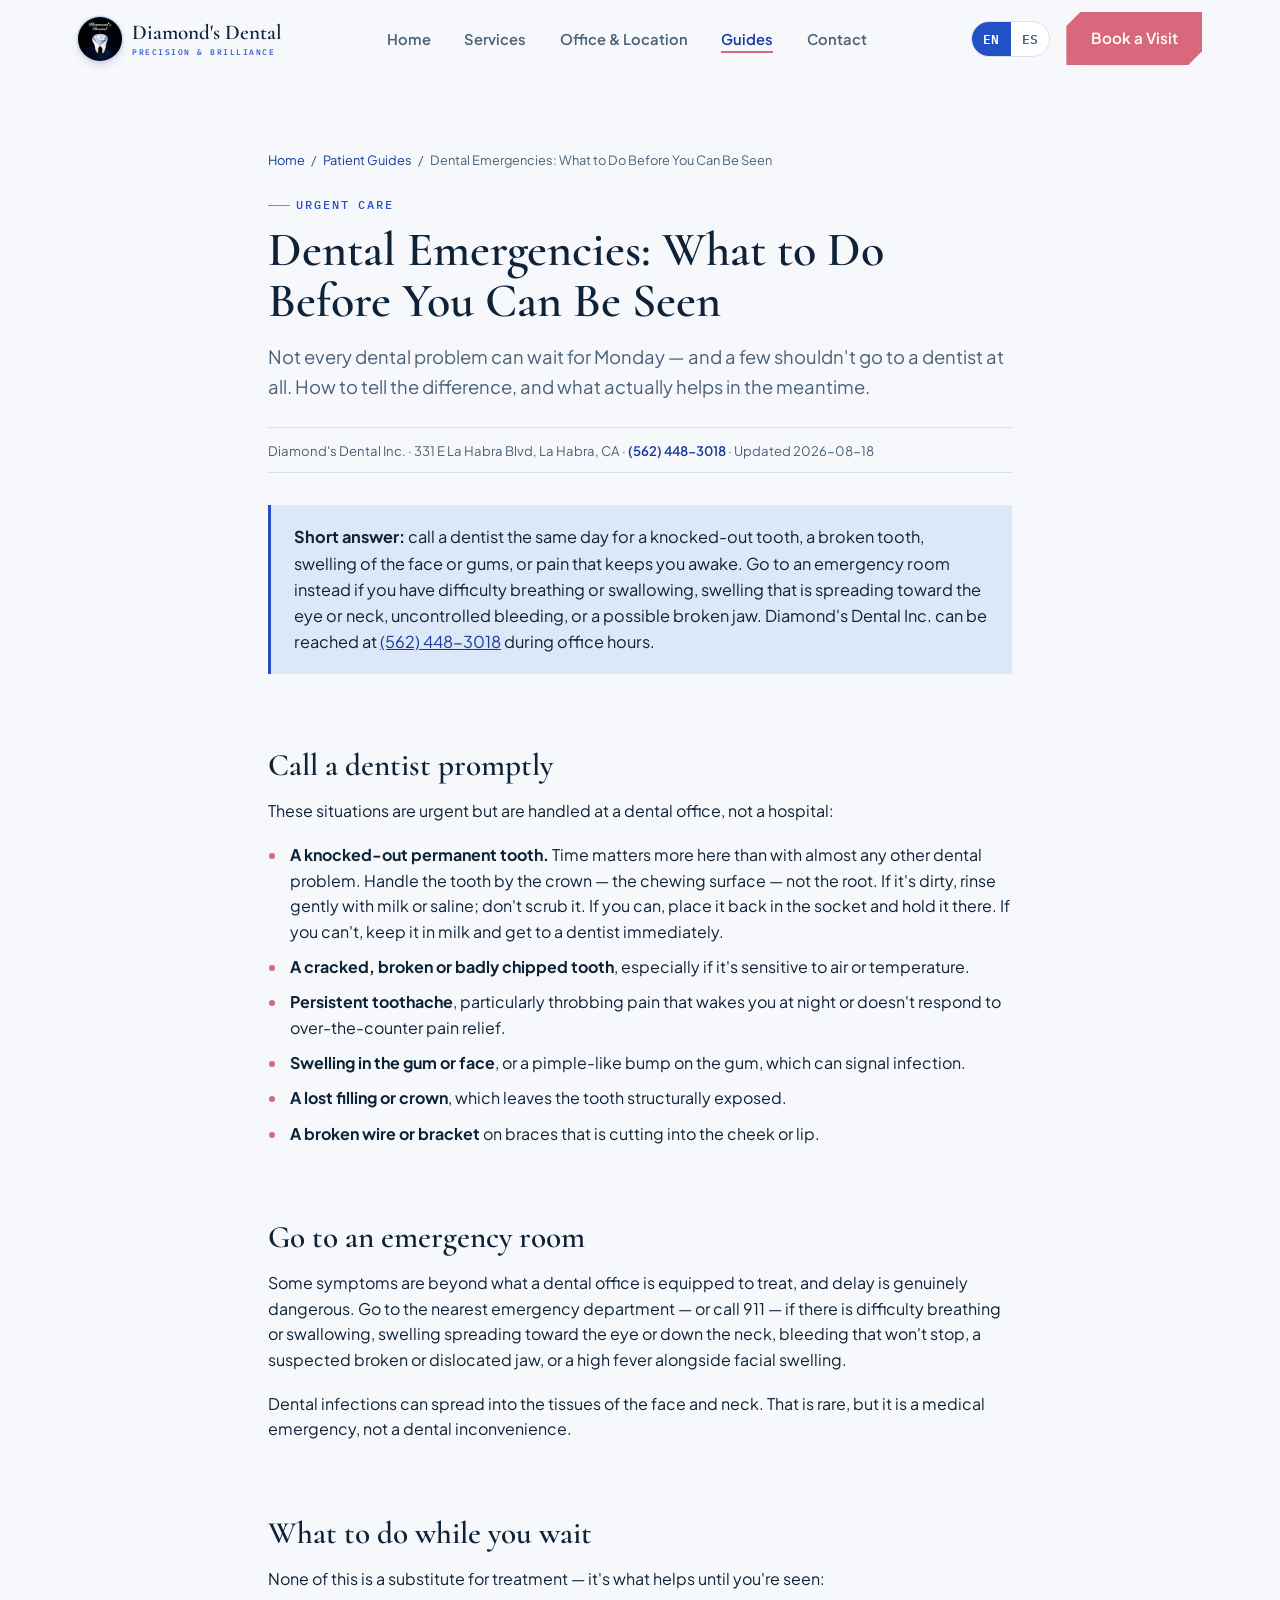
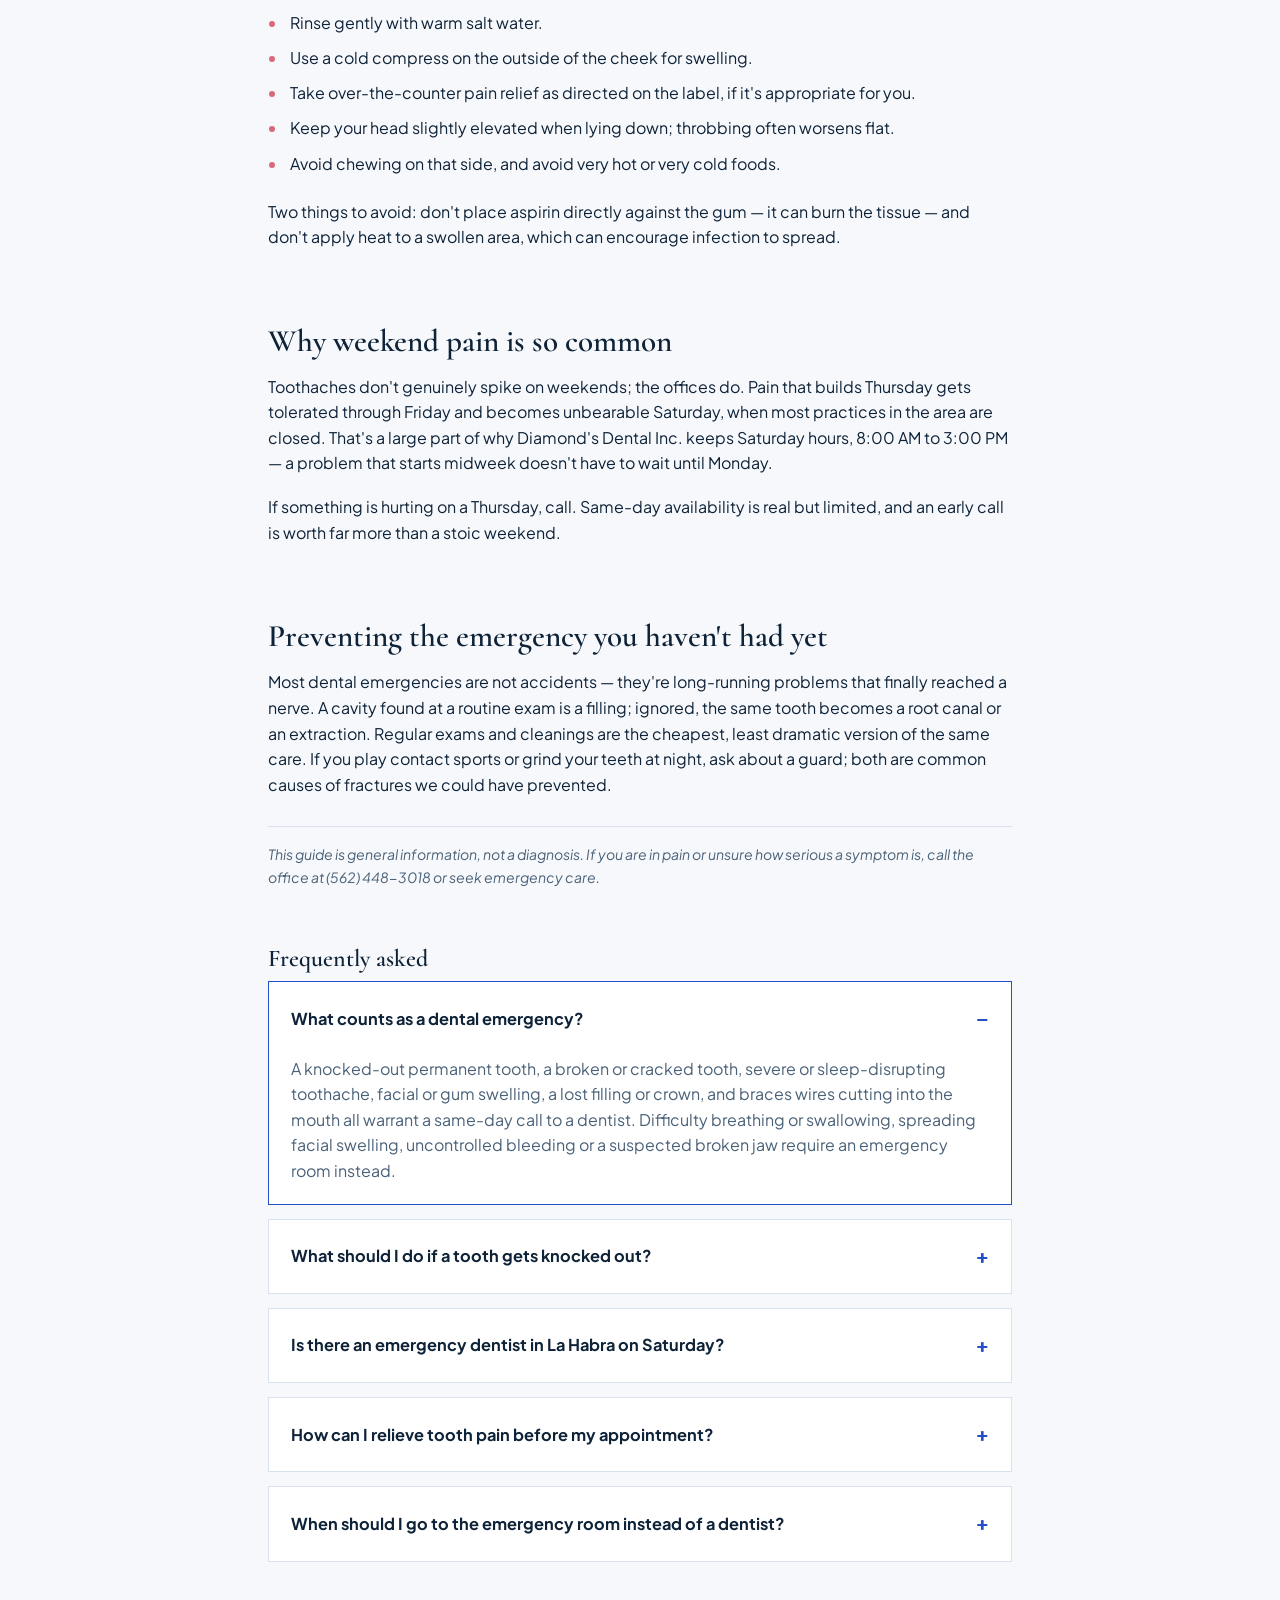
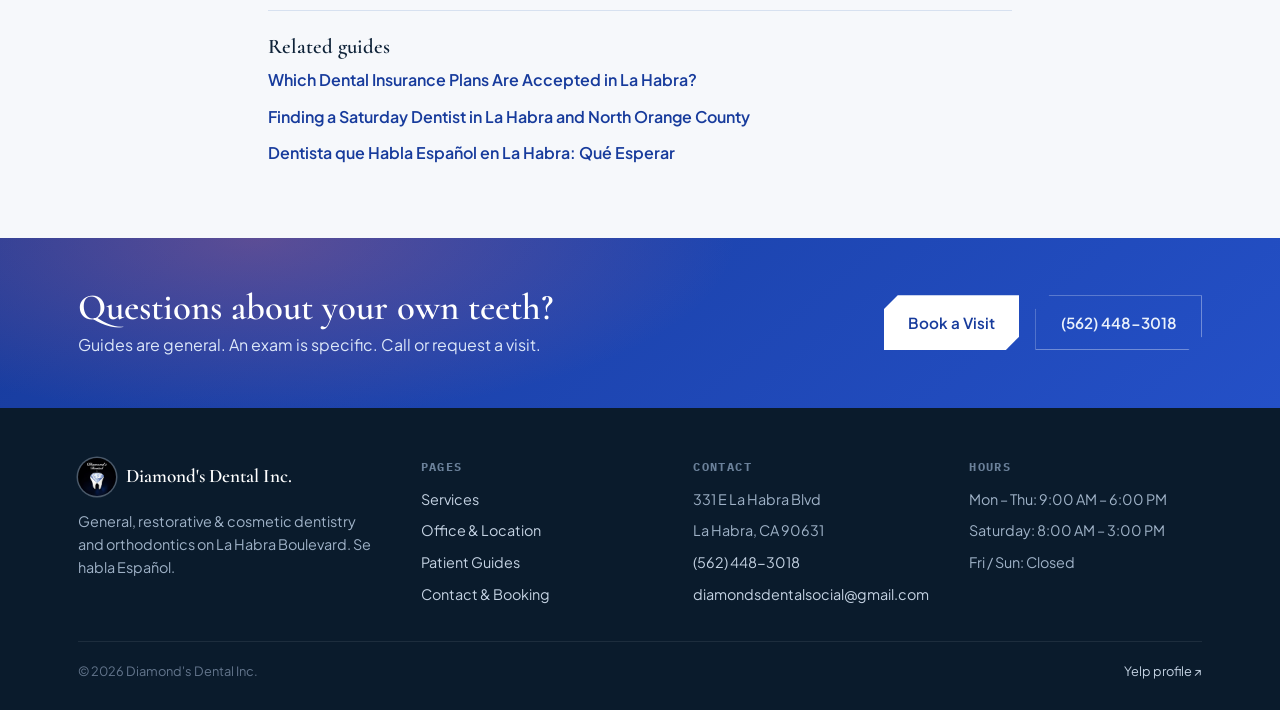
<file: blog/dental-emergency-la-habra.html>
<!DOCTYPE html>
<html lang="en" data-active-lang="en">
<head>
<meta charset="UTF-8">
<meta name="viewport" content="width=device-width, initial-scale=1.0">
<title>Dental Emergency in La Habra, CA: What Counts and What to Do First</title>
<meta name="description" content="Knocked-out tooth, broken tooth, swelling or severe toothache in La Habra, CA? What counts as a dental emergency, what to do first, and when to go to an ER instead. (562) 448-3018.">
<meta name="keywords" content="dental emergency La Habra, emergency dentist Orange County, knocked out tooth what to do, toothache relief La Habra, broken tooth Whittier Brea">
<meta name="author" content="Diamond's Dental Inc.">
<link rel="canonical" href="https://diamonds-dental-la-habra.vercel.app/blog/dental-emergency-la-habra">
<meta name="theme-color" content="#0E2238">
<meta name="geo.region" content="US-CA">
<meta name="geo.placename" content="La Habra, California">
<meta name="geo.position" content="33.9319;-117.9462">
<meta name="ICBM" content="33.9319, -117.9462">
<meta property="og:type" content="article">
<meta property="og:site_name" content="Diamond&#39;s Dental Inc.">
<meta property="og:title" content="Dental Emergency in La Habra, CA: What Counts and What to Do First">
<meta property="og:description" content="Knocked-out tooth, broken tooth, swelling or severe toothache in La Habra, CA? What counts as a dental emergency, what to do first, and when to go to an ER instead. (562) 448-3018.">
<meta property="og:url" content="https://diamonds-dental-la-habra.vercel.app/blog/dental-emergency-la-habra">
<meta property="og:image" content="https://diamonds-dental-la-habra.vercel.app/assets/logo.webp">
<meta property="og:locale" content="en_US">
<meta property="og:locale:alternate" content="es_US">
<meta name="twitter:card" content="summary_large_image">
<meta name="twitter:title" content="Dental Emergency in La Habra, CA: What Counts and What to Do First">
<meta name="twitter:description" content="Knocked-out tooth, broken tooth, swelling or severe toothache in La Habra, CA? What counts as a dental emergency, what to do first, and when to go to an ER instead. (562) 448-3018.">
<link rel="icon" href="/assets/icon-512.png" sizes="512x512" type="image/png">
<link rel="apple-touch-icon" href="/assets/apple-touch-icon.png">
<link rel="manifest" href="/site.webmanifest">
<link rel="preconnect" href="https://fonts.googleapis.com">
<link rel="preconnect" href="https://fonts.gstatic.com" crossorigin>
<link href="https://fonts.googleapis.com/css2?family=Cormorant:ital,wght@0,400;0,500;0,600;1,500&family=Plus+Jakarta+Sans:wght@400;500;600;700&family=IBM+Plex+Mono:wght@500&display=swap" rel="stylesheet">
<link rel="stylesheet" href="/style.css">
<script type="application/ld+json">
{"@context":"https://schema.org","@type":"Article",
"headline":"Dental Emergency in La Habra, CA: What Counts and What to Do First",
"description":"Knocked-out tooth, broken tooth, swelling or severe toothache in La Habra, CA? What counts as a dental emergency, what to do first, and when to go to an ER instead. (562) 448-3018.",
"datePublished":"2026-08-18","dateModified":"2026-08-18",
"inLanguage":"en-US",
"mainEntityOfPage":{"@type":"WebPage","@id":"https://diamonds-dental-la-habra.vercel.app/blog/dental-emergency-la-habra"},
"author":{"@type":"Organization","name":"Diamond's Dental Inc.","url":"https://diamonds-dental-la-habra.vercel.app/"},
"publisher":{"@type":"Organization","name":"Diamond's Dental Inc.","logo":{"@type":"ImageObject","url":"https://diamonds-dental-la-habra.vercel.app/assets/logo.webp"}},
"about":{"@type":"Dentist","name":"Diamond's Dental Inc.","telephone":"+1-562-448-3018","address":{"@type":"PostalAddress","streetAddress":"331 E La Habra Blvd","addressLocality":"La Habra","addressRegion":"CA","postalCode":"90631","addressCountry":"US"}},
"spatialCoverage":{"@type":"Place","name":"La Habra, California and surrounding north Orange County and southeast Los Angeles County communities"}}
</script>
<script type="application/ld+json">
{"@context":"https://schema.org","@type":"BreadcrumbList","itemListElement":[
{"@type":"ListItem","position":1,"name":"Home","item":"https://diamonds-dental-la-habra.vercel.app/"},
{"@type":"ListItem","position":2,"name":"Patient Guides","item":"https://diamonds-dental-la-habra.vercel.app/knowledge"},
{"@type":"ListItem","position":3,"name":"Dental Emergencies: What to Do Before You Can Be Seen","item":"https://diamonds-dental-la-habra.vercel.app/blog/dental-emergency-la-habra"}]}
</script>
<script type="application/ld+json">
{"@context":"https://schema.org","@type":"FAQPage","mainEntity":[
{"@type":"Question","name":"What counts as a dental emergency?","acceptedAnswer":{"@type":"Answer","text":"A knocked-out permanent tooth, a broken or cracked tooth, severe or sleep-disrupting toothache, facial or gum swelling, a lost filling or crown, and braces wires cutting into the mouth all warrant a same-day call to a dentist. Difficulty breathing or swallowing, spreading facial swelling, uncontrolled bleeding or a suspected broken jaw require an emergency room instead."}},
{"@type":"Question","name":"What should I do if a tooth gets knocked out?","acceptedAnswer":{"@type":"Answer","text":"Pick the tooth up by the crown, not the root. Rinse it gently with milk or saline if dirty, without scrubbing. If possible, place it back in the socket and hold it there; otherwise keep it in milk. See a dentist immediately, as the chance of saving the tooth drops quickly with time."}},
{"@type":"Question","name":"Is there an emergency dentist in La Habra on Saturday?","acceptedAnswer":{"@type":"Answer","text":"Diamond's Dental Inc. at 331 E La Habra Blvd is open Saturdays from 8:00 AM to 3:00 PM and Monday through Thursday 9:00 AM to 6:00 PM. Call (562) 448-3018 as early as possible, since same-day availability is limited."}},
{"@type":"Question","name":"How can I relieve tooth pain before my appointment?","acceptedAnswer":{"@type":"Answer","text":"Rinse with warm salt water, apply a cold compress to the outside of the cheek, take over-the-counter pain relief as directed if appropriate for you, and keep your head elevated when lying down. Do not place aspirin directly on the gum and do not apply heat to swelling."}},
{"@type":"Question","name":"When should I go to the emergency room instead of a dentist?","acceptedAnswer":{"@type":"Answer","text":"Go to an emergency room or call 911 for difficulty breathing or swallowing, swelling spreading toward the eye or neck, bleeding that will not stop, a suspected broken or dislocated jaw, or high fever with facial swelling."}}]}
</script>
</head>
<body>
<a class="skip-link" href="#main">Skip to content</a>
<header id="siteHeader">
<nav class="wrap" aria-label="Primary">
<a href="/" class="brand"><img src="/assets/logo.webp" width="44" height="44" alt="Diamond's Dental Inc. logo: a diamond set into a molar"><span class="brand-word">Diamond's Dental<small>Precision &amp; Brilliance</small></span></a>
<ul class="nav-links" id="navLinks">
<li><a href="/"><span data-lang="en">Home</span><span data-lang="es">Inicio</span></a></li>
<li><a href="/services"><span data-lang="en">Services</span><span data-lang="es">Servicios</span></a></li>
<li><a href="/office"><span data-lang="en">Office &amp; Location</span><span data-lang="es">Consultorio</span></a></li>
<li><a href="/knowledge" aria-current="page"><span data-lang="en">Guides</span><span data-lang="es">Guías</span></a></li>
<li><a href="/contact"><span data-lang="en">Contact</span><span data-lang="es">Contacto</span></a></li>
</ul>
<div class="nav-right">
<div class="lang-toggle" role="group" aria-label="Language / Idioma"><button type="button" id="btnEN" class="active" aria-pressed="true">EN</button><button type="button" id="btnES" aria-pressed="false">ES</button></div>
<a href="/contact" class="btn btn-primary"><span data-lang="en">Book a Visit</span><span data-lang="es">Reservar</span></a>
<button class="burger" id="burgerBtn" aria-label="Open menu" aria-expanded="false" aria-controls="navLinks"><svg viewBox="0 0 24 24" fill="none" stroke="currentColor" stroke-width="1.8" aria-hidden="true"><path d="M3 6h18M3 12h18M3 18h18"/></svg></button>
</div>
</nav>
</header><main id="main">
<article class="section" itemscope itemtype="https://schema.org/Article">
<div class="wrap article">
<nav class="crumbs" aria-label="Breadcrumb"><a href="/">Home</a> <span>/</span> <a href="/knowledge">Patient Guides</a> <span>/</span> <span aria-current="page">Dental Emergencies: What to Do Before You Can Be Seen</span></nav>
<p class="eyebrow">Urgent Care</p>
<h1 itemprop="headline">Dental Emergencies: What to Do Before You Can Be Seen</h1>
<p class="dek" itemprop="description">Not every dental problem can wait for Monday — and a few shouldn't go to a dentist at all. How to tell the difference, and what actually helps in the meantime.</p>
<p class="byline">Diamond&#39;s Dental Inc. · 331 E La Habra Blvd, La Habra, CA · <a href="tel:+15624483018">(562) 448-3018</a> · <time datetime="2026-08-18">Updated 2026-08-18</time></p>
<div class="prose" itemprop="articleBody">

<p class="lead-answer"><strong>Short answer:</strong> call a dentist the same day for a knocked-out tooth, a broken tooth, swelling of the face or gums, or pain that keeps you awake. Go to an emergency room instead if you have difficulty breathing or swallowing, swelling that is spreading toward the eye or neck, uncontrolled bleeding, or a possible broken jaw. Diamond&#39;s Dental Inc. can be reached at <a href="tel:+15624483018">(562) 448-3018</a> during office hours.</p>

<h2>Call a dentist promptly</h2>
<p>These situations are urgent but are handled at a dental office, not a hospital:</p>
<ul>
<li><strong>A knocked-out permanent tooth.</strong> Time matters more here than with almost any other dental problem. Handle the tooth by the crown — the chewing surface — not the root. If it&#39;s dirty, rinse gently with milk or saline; don&#39;t scrub it. If you can, place it back in the socket and hold it there. If you can&#39;t, keep it in milk and get to a dentist immediately.</li>
<li><strong>A cracked, broken or badly chipped tooth</strong>, especially if it&#39;s sensitive to air or temperature.</li>
<li><strong>Persistent toothache</strong>, particularly throbbing pain that wakes you at night or doesn&#39;t respond to over-the-counter pain relief.</li>
<li><strong>Swelling in the gum or face</strong>, or a pimple-like bump on the gum, which can signal infection.</li>
<li><strong>A lost filling or crown</strong>, which leaves the tooth structurally exposed.</li>
<li><strong>A broken wire or bracket</strong> on braces that is cutting into the cheek or lip.</li>
</ul>

<h2>Go to an emergency room</h2>
<p>Some symptoms are beyond what a dental office is equipped to treat, and delay is genuinely dangerous. Go to the nearest emergency department — or call 911 — if there is difficulty breathing or swallowing, swelling spreading toward the eye or down the neck, bleeding that won&#39;t stop, a suspected broken or dislocated jaw, or a high fever alongside facial swelling.</p>
<p>Dental infections can spread into the tissues of the face and neck. That is rare, but it is a medical emergency, not a dental inconvenience.</p>

<h2>What to do while you wait</h2>
<p>None of this is a substitute for treatment — it&#39;s what helps until you&#39;re seen:</p>
<ul>
<li>Rinse gently with warm salt water.</li>
<li>Use a cold compress on the outside of the cheek for swelling.</li>
<li>Take over-the-counter pain relief as directed on the label, if it&#39;s appropriate for you.</li>
<li>Keep your head slightly elevated when lying down; throbbing often worsens flat.</li>
<li>Avoid chewing on that side, and avoid very hot or very cold foods.</li>
</ul>
<p>Two things to avoid: don&#39;t place aspirin directly against the gum — it can burn the tissue — and don&#39;t apply heat to a swollen area, which can encourage infection to spread.</p>

<h2>Why weekend pain is so common</h2>
<p>Toothaches don&#39;t genuinely spike on weekends; the offices do. Pain that builds Thursday gets tolerated through Friday and becomes unbearable Saturday, when most practices in the area are closed. That&#39;s a large part of why Diamond&#39;s Dental Inc. keeps Saturday hours, 8:00 AM to 3:00 PM — a problem that starts midweek doesn&#39;t have to wait until Monday.</p>
<p>If something is hurting on a Thursday, call. Same-day availability is real but limited, and an early call is worth far more than a stoic weekend.</p>

<h2>Preventing the emergency you haven&#39;t had yet</h2>
<p>Most dental emergencies are not accidents — they&#39;re long-running problems that finally reached a nerve. A cavity found at a routine exam is a filling; ignored, the same tooth becomes a root canal or an extraction. Regular exams and cleanings are the cheapest, least dramatic version of the same care. If you play contact sports or grind your teeth at night, ask about a guard; both are common causes of fractures we could have prevented.</p>

<p class="disclaimer"><em>This guide is general information, not a diagnosis. If you are in pain or unsure how serious a symptom is, call the office at (562) 448-3018 or seek emergency care.</em></p>

</div>
<h2>Frequently asked</h2>
<div class="faq reveal">
<details open><summary>What counts as a dental emergency?</summary><p class="answer">A knocked-out permanent tooth, a broken or cracked tooth, severe or sleep-disrupting toothache, facial or gum swelling, a lost filling or crown, and braces wires cutting into the mouth all warrant a same-day call to a dentist. Difficulty breathing or swallowing, spreading facial swelling, uncontrolled bleeding or a suspected broken jaw require an emergency room instead.</p></details>
<details><summary>What should I do if a tooth gets knocked out?</summary><p class="answer">Pick the tooth up by the crown, not the root. Rinse it gently with milk or saline if dirty, without scrubbing. If possible, place it back in the socket and hold it there; otherwise keep it in milk. See a dentist immediately, as the chance of saving the tooth drops quickly with time.</p></details>
<details><summary>Is there an emergency dentist in La Habra on Saturday?</summary><p class="answer">Diamond's Dental Inc. at 331 E La Habra Blvd is open Saturdays from 8:00 AM to 3:00 PM and Monday through Thursday 9:00 AM to 6:00 PM. Call (562) 448-3018 as early as possible, since same-day availability is limited.</p></details>
<details><summary>How can I relieve tooth pain before my appointment?</summary><p class="answer">Rinse with warm salt water, apply a cold compress to the outside of the cheek, take over-the-counter pain relief as directed if appropriate for you, and keep your head elevated when lying down. Do not place aspirin directly on the gum and do not apply heat to swelling.</p></details>
<details><summary>When should I go to the emergency room instead of a dentist?</summary><p class="answer">Go to an emergency room or call 911 for difficulty breathing or swallowing, swelling spreading toward the eye or neck, bleeding that will not stop, a suspected broken or dislocated jaw, or high fever with facial swelling.</p></details>
</div>
<aside class="related">
<h2>Related guides</h2>
<ul><li><a href="/blog/dentist-la-habra-ppo-insurance">Which Dental Insurance Plans Are Accepted in La Habra?</a></li><li><a href="/blog/saturday-dentist-la-habra">Finding a Saturday Dentist in La Habra and North Orange County</a></li><li><a href="/blog/dentista-que-habla-espanol-la-habra">Dentista que Habla Español en La Habra: Qué Esperar</a></li></ul>
</aside>
</div>
</article>
<section class="cta-band"><div class="wrap">
<div><h2><span data-lang="en">Questions about your own teeth?</span><span data-lang="es">¿Preguntas sobre sus dientes?</span></h2><p><span data-lang="en">Guides are general. An exam is specific. Call or request a visit.</span><span data-lang="es">Las guías son generales. Un examen es específico. Llame o solicite una cita.</span></p></div>
<div class="hero-ctas" style="margin:0"><a href="/contact" class="btn btn-light"><span data-lang="en">Book a Visit</span><span data-lang="es">Reservar</span></a><a href="tel:+15624483018" class="btn btn-ghost on-dark">(562) 448-3018</a></div>
</div></section>
</main>
<footer>
<div class="wrap">
<div class="foot-grid">
<div>
<div class="foot-brand"><img src="/assets/logo.webp" width="38" height="38" loading="lazy" alt=""><span>Diamond's Dental Inc.</span></div>
<p style="max-width:34ch;font-size:.9rem">General, restorative &amp; cosmetic dentistry and orthodontics on La Habra Boulevard. Se habla Español.</p>
</div>
<div><h4>Pages</h4><ul><li><a href="/services">Services</a></li><li><a href="/office">Office &amp; Location</a></li><li><a href="/knowledge">Patient Guides</a></li><li><a href="/contact">Contact &amp; Booking</a></li></ul></div>
<div><h4>Contact</h4><ul><li>331 E La Habra Blvd</li><li>La Habra, CA 90631</li><li><a href="tel:+15624483018">(562) 448-3018</a></li><li><a href="mailto:diamondsdentalsocial@gmail.com">diamondsdentalsocial@gmail.com</a></li></ul></div>
<div><h4>Hours</h4><ul><li>Mon – Thu: 9:00 AM – 6:00 PM</li><li>Saturday: 8:00 AM – 3:00 PM</li><li>Fri / Sun: Closed</li></ul></div>
</div>
<div class="foot-bottom"><span>© <span id="yr"></span> Diamond's Dental Inc.</span><a href="https://www.yelp.com/biz/diamond-dental-la-habra-4" target="_blank" rel="noopener">Yelp profile ↗</a></div>
</div>
</footer><script src="/app.js" defer></script>
</body>
</html>
</file>
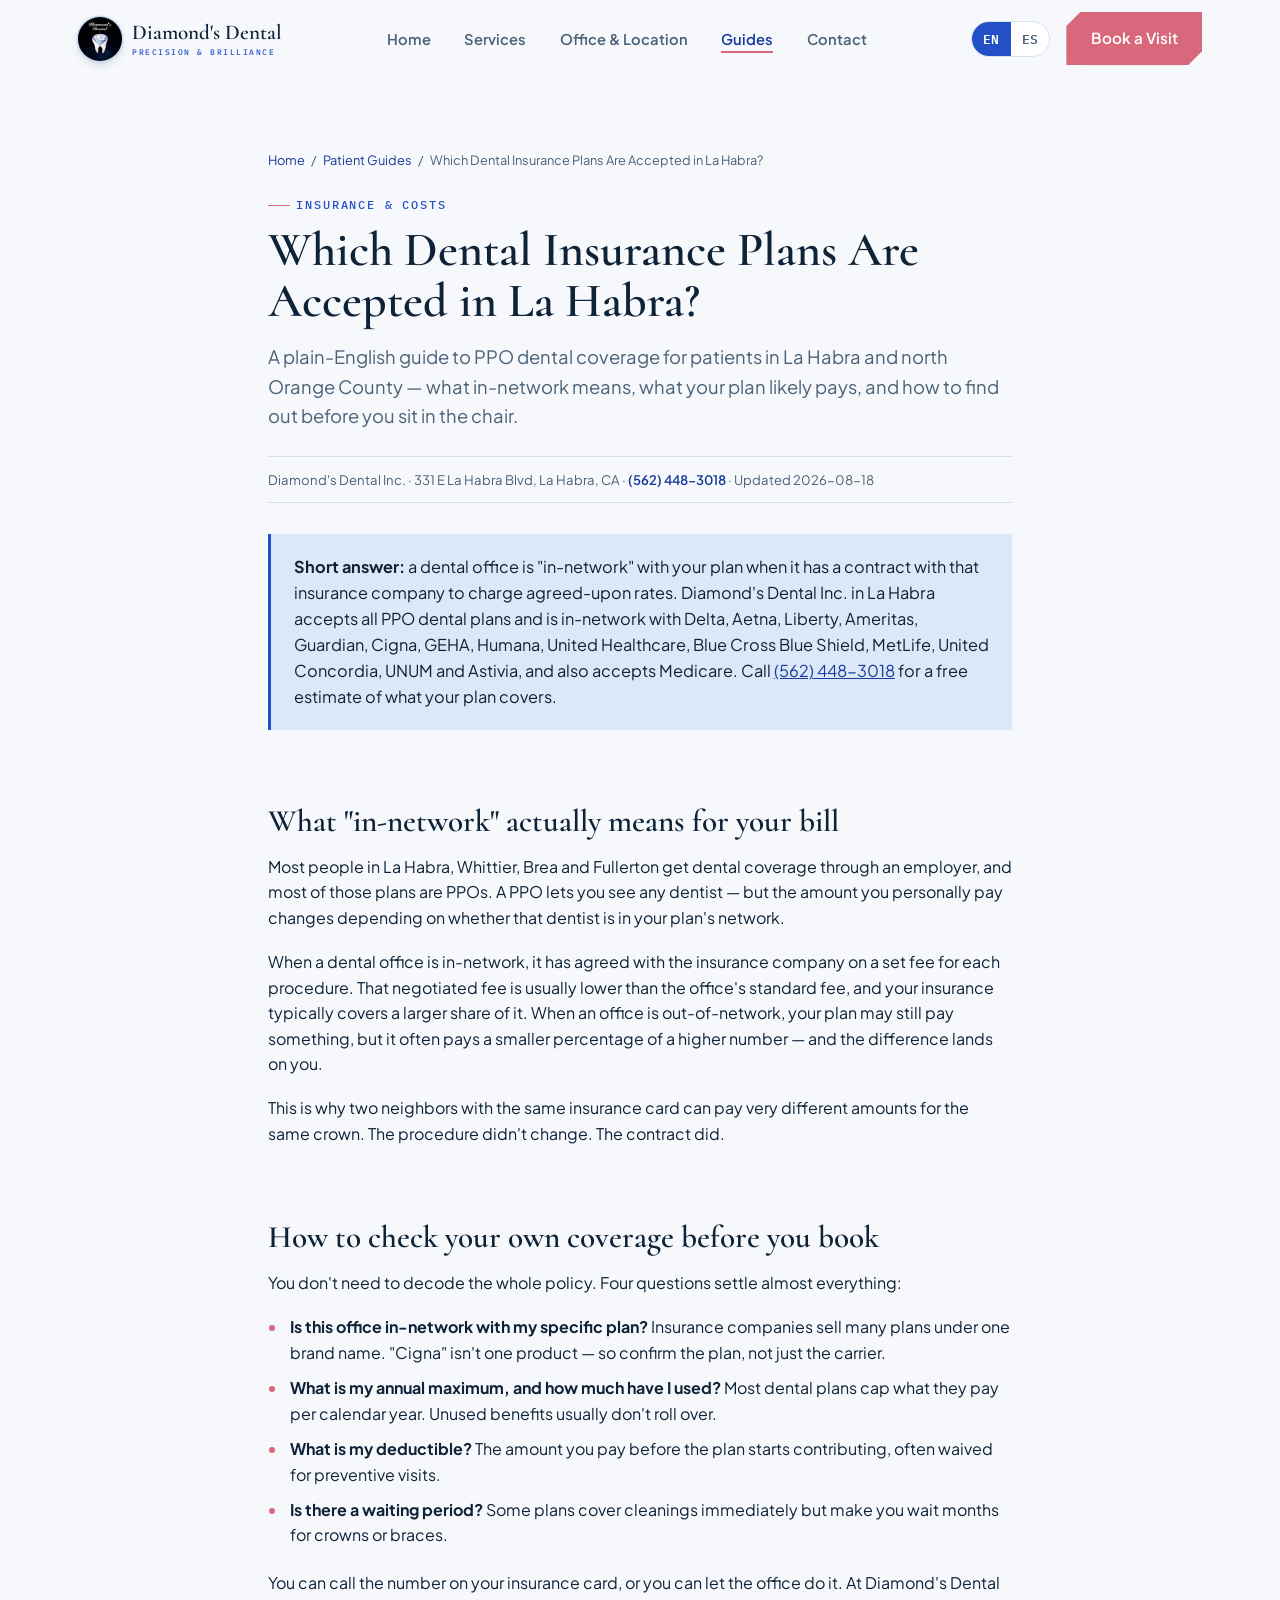
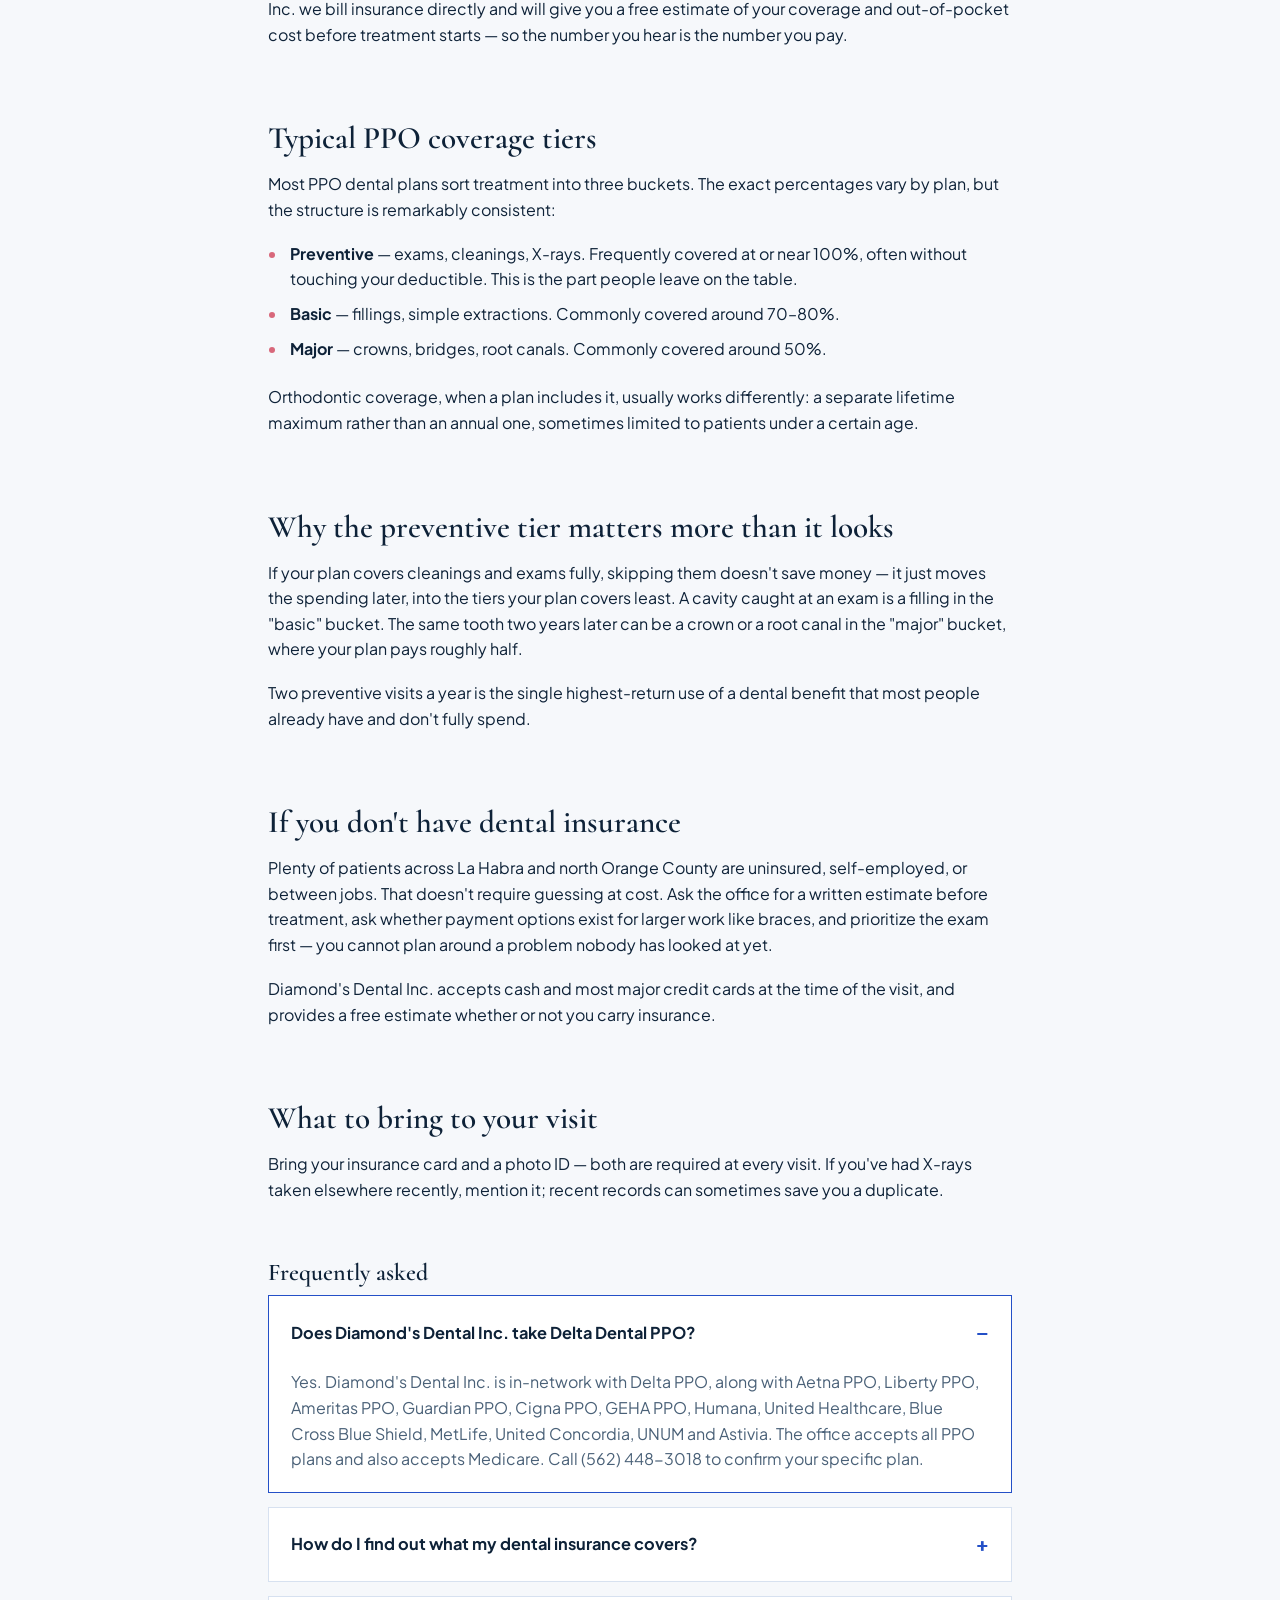
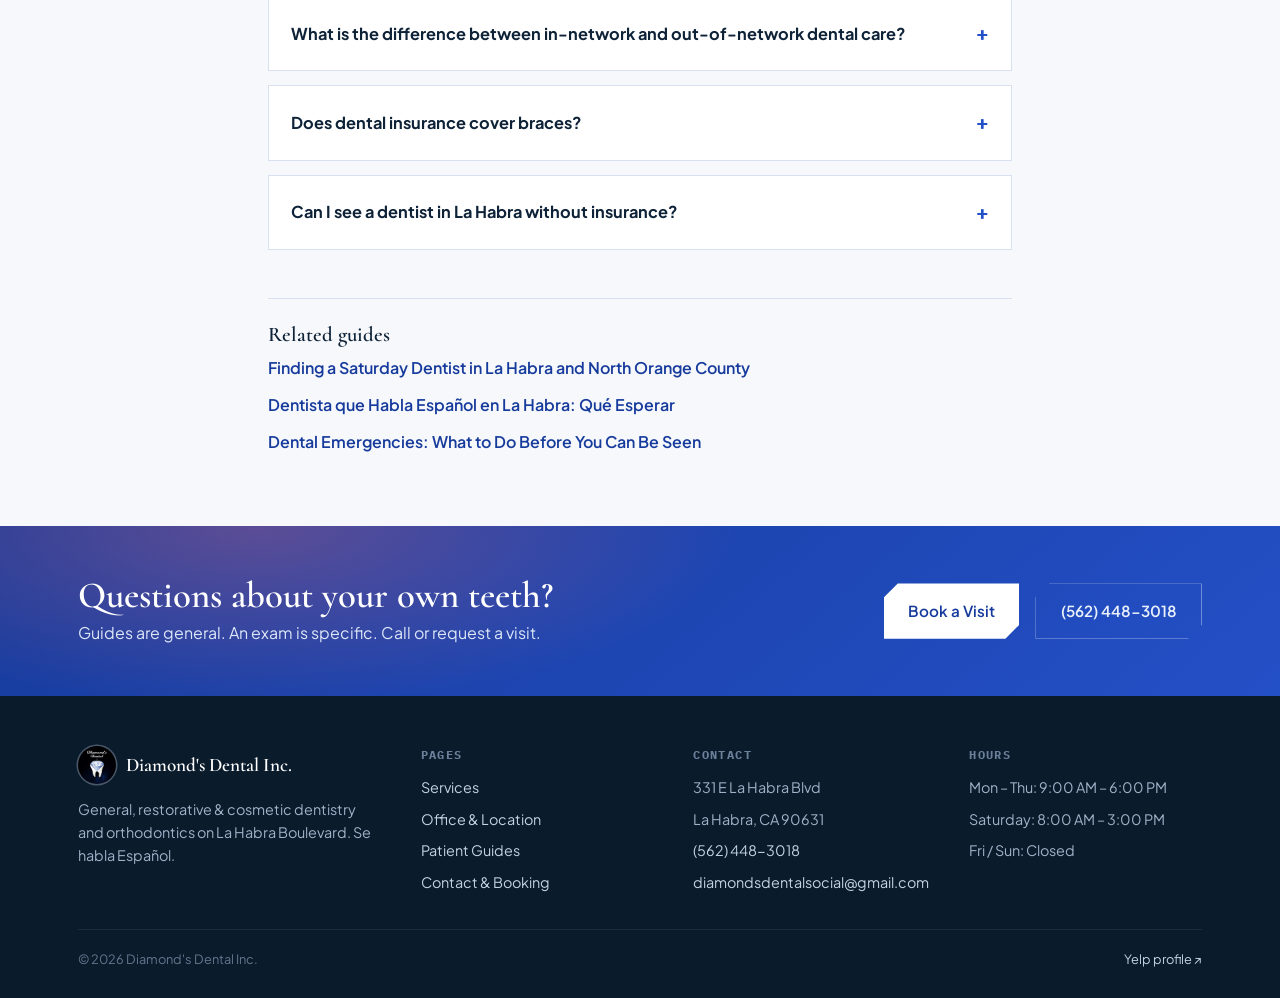
<file: blog/dentist-la-habra-ppo-insurance.html>
<!DOCTYPE html>
<html lang="en" data-active-lang="en">
<head>
<meta charset="UTF-8">
<meta name="viewport" content="width=device-width, initial-scale=1.0">
<title>Dental Insurance in La Habra, CA: PPO Plans, In-Network Coverage & Costs</title>
<meta name="description" content="Which PPO dental plans are accepted in La Habra, CA — Delta, Cigna, Aetna, MetLife and more. How in-network coverage works, what your plan pays, and how to get a free estimate.">
<meta name="keywords" content="dentist La Habra insurance, PPO dental La Habra, Delta Dental dentist La Habra, in-network dentist Orange County, dental insurance Whittier Brea Fullerton, Medicare dentist La Habra">
<meta name="author" content="Diamond's Dental Inc.">
<link rel="canonical" href="https://diamonds-dental-la-habra.vercel.app/blog/dentist-la-habra-ppo-insurance">
<meta name="theme-color" content="#0E2238">
<meta name="geo.region" content="US-CA">
<meta name="geo.placename" content="La Habra, California">
<meta name="geo.position" content="33.9319;-117.9462">
<meta name="ICBM" content="33.9319, -117.9462">
<meta property="og:type" content="article">
<meta property="og:site_name" content="Diamond&#39;s Dental Inc.">
<meta property="og:title" content="Dental Insurance in La Habra, CA: PPO Plans, In-Network Coverage & Costs">
<meta property="og:description" content="Which PPO dental plans are accepted in La Habra, CA — Delta, Cigna, Aetna, MetLife and more. How in-network coverage works, what your plan pays, and how to get a free estimate.">
<meta property="og:url" content="https://diamonds-dental-la-habra.vercel.app/blog/dentist-la-habra-ppo-insurance">
<meta property="og:image" content="https://diamonds-dental-la-habra.vercel.app/assets/logo.webp">
<meta property="og:locale" content="en_US">
<meta property="og:locale:alternate" content="es_US">
<meta name="twitter:card" content="summary_large_image">
<meta name="twitter:title" content="Dental Insurance in La Habra, CA: PPO Plans, In-Network Coverage & Costs">
<meta name="twitter:description" content="Which PPO dental plans are accepted in La Habra, CA — Delta, Cigna, Aetna, MetLife and more. How in-network coverage works, what your plan pays, and how to get a free estimate.">
<link rel="icon" href="/assets/icon-512.png" sizes="512x512" type="image/png">
<link rel="apple-touch-icon" href="/assets/apple-touch-icon.png">
<link rel="manifest" href="/site.webmanifest">
<link rel="preconnect" href="https://fonts.googleapis.com">
<link rel="preconnect" href="https://fonts.gstatic.com" crossorigin>
<link href="https://fonts.googleapis.com/css2?family=Cormorant:ital,wght@0,400;0,500;0,600;1,500&family=Plus+Jakarta+Sans:wght@400;500;600;700&family=IBM+Plex+Mono:wght@500&display=swap" rel="stylesheet">
<link rel="stylesheet" href="/style.css">
<script type="application/ld+json">
{"@context":"https://schema.org","@type":"Article",
"headline":"Dental Insurance in La Habra, CA: PPO Plans, In-Network Coverage & Costs",
"description":"Which PPO dental plans are accepted in La Habra, CA — Delta, Cigna, Aetna, MetLife and more. How in-network coverage works, what your plan pays, and how to get a free estimate.",
"datePublished":"2026-08-18","dateModified":"2026-08-18",
"inLanguage":"en-US",
"mainEntityOfPage":{"@type":"WebPage","@id":"https://diamonds-dental-la-habra.vercel.app/blog/dentist-la-habra-ppo-insurance"},
"author":{"@type":"Organization","name":"Diamond's Dental Inc.","url":"https://diamonds-dental-la-habra.vercel.app/"},
"publisher":{"@type":"Organization","name":"Diamond's Dental Inc.","logo":{"@type":"ImageObject","url":"https://diamonds-dental-la-habra.vercel.app/assets/logo.webp"}},
"about":{"@type":"Dentist","name":"Diamond's Dental Inc.","telephone":"+1-562-448-3018","address":{"@type":"PostalAddress","streetAddress":"331 E La Habra Blvd","addressLocality":"La Habra","addressRegion":"CA","postalCode":"90631","addressCountry":"US"}},
"spatialCoverage":{"@type":"Place","name":"La Habra, California and surrounding north Orange County and southeast Los Angeles County communities"}}
</script>
<script type="application/ld+json">
{"@context":"https://schema.org","@type":"BreadcrumbList","itemListElement":[
{"@type":"ListItem","position":1,"name":"Home","item":"https://diamonds-dental-la-habra.vercel.app/"},
{"@type":"ListItem","position":2,"name":"Patient Guides","item":"https://diamonds-dental-la-habra.vercel.app/knowledge"},
{"@type":"ListItem","position":3,"name":"Which Dental Insurance Plans Are Accepted in La Habra?","item":"https://diamonds-dental-la-habra.vercel.app/blog/dentist-la-habra-ppo-insurance"}]}
</script>
<script type="application/ld+json">
{"@context":"https://schema.org","@type":"FAQPage","mainEntity":[
{"@type":"Question","name":"Does Diamond's Dental Inc. take Delta Dental PPO?","acceptedAnswer":{"@type":"Answer","text":"Yes. Diamond's Dental Inc. is in-network with Delta PPO, along with Aetna PPO, Liberty PPO, Ameritas PPO, Guardian PPO, Cigna PPO, GEHA PPO, Humana, United Healthcare, Blue Cross Blue Shield, MetLife, United Concordia, UNUM and Astivia. The office accepts all PPO plans and also accepts Medicare. Call (562) 448-3018 to confirm your specific plan."}},
{"@type":"Question","name":"How do I find out what my dental insurance covers?","acceptedAnswer":{"@type":"Answer","text":"Call the member services number on your insurance card and ask for your annual maximum, deductible, coverage percentages by category, and any waiting periods. Alternatively, Diamond's Dental Inc. in La Habra will verify your benefits and provide a free estimate of your coverage and out-of-pocket costs before treatment begins."}},
{"@type":"Question","name":"What is the difference between in-network and out-of-network dental care?","acceptedAnswer":{"@type":"Answer","text":"An in-network dentist has a contract with your insurance company setting agreed fees, which usually means a lower cost to you. An out-of-network dentist has no such contract, so your plan may cover a smaller share of a higher fee and you pay the difference."}},
{"@type":"Question","name":"Does dental insurance cover braces?","acceptedAnswer":{"@type":"Answer","text":"Some plans include orthodontic coverage, typically with a separate lifetime maximum rather than an annual one, and sometimes limited to patients under a certain age. Diamond's Dental Inc. provides braces for teens and adults and will check your orthodontic benefit before treatment."}},
{"@type":"Question","name":"Can I see a dentist in La Habra without insurance?","acceptedAnswer":{"@type":"Answer","text":"Yes. Diamond's Dental Inc. treats patients with and without insurance, accepts cash and most major credit cards at the time of the visit, and provides a free written estimate before treatment begins."}}]}
</script>
</head>
<body>
<a class="skip-link" href="#main">Skip to content</a>
<header id="siteHeader">
<nav class="wrap" aria-label="Primary">
<a href="/" class="brand"><img src="/assets/logo.webp" width="44" height="44" alt="Diamond's Dental Inc. logo: a diamond set into a molar"><span class="brand-word">Diamond's Dental<small>Precision &amp; Brilliance</small></span></a>
<ul class="nav-links" id="navLinks">
<li><a href="/"><span data-lang="en">Home</span><span data-lang="es">Inicio</span></a></li>
<li><a href="/services"><span data-lang="en">Services</span><span data-lang="es">Servicios</span></a></li>
<li><a href="/office"><span data-lang="en">Office &amp; Location</span><span data-lang="es">Consultorio</span></a></li>
<li><a href="/knowledge" aria-current="page"><span data-lang="en">Guides</span><span data-lang="es">Guías</span></a></li>
<li><a href="/contact"><span data-lang="en">Contact</span><span data-lang="es">Contacto</span></a></li>
</ul>
<div class="nav-right">
<div class="lang-toggle" role="group" aria-label="Language / Idioma"><button type="button" id="btnEN" class="active" aria-pressed="true">EN</button><button type="button" id="btnES" aria-pressed="false">ES</button></div>
<a href="/contact" class="btn btn-primary"><span data-lang="en">Book a Visit</span><span data-lang="es">Reservar</span></a>
<button class="burger" id="burgerBtn" aria-label="Open menu" aria-expanded="false" aria-controls="navLinks"><svg viewBox="0 0 24 24" fill="none" stroke="currentColor" stroke-width="1.8" aria-hidden="true"><path d="M3 6h18M3 12h18M3 18h18"/></svg></button>
</div>
</nav>
</header><main id="main">
<article class="section" itemscope itemtype="https://schema.org/Article">
<div class="wrap article">
<nav class="crumbs" aria-label="Breadcrumb"><a href="/">Home</a> <span>/</span> <a href="/knowledge">Patient Guides</a> <span>/</span> <span aria-current="page">Which Dental Insurance Plans Are Accepted in La Habra?</span></nav>
<p class="eyebrow">Insurance &amp; Costs</p>
<h1 itemprop="headline">Which Dental Insurance Plans Are Accepted in La Habra?</h1>
<p class="dek" itemprop="description">A plain-English guide to PPO dental coverage for patients in La Habra and north Orange County — what in-network means, what your plan likely pays, and how to find out before you sit in the chair.</p>
<p class="byline">Diamond&#39;s Dental Inc. · 331 E La Habra Blvd, La Habra, CA · <a href="tel:+15624483018">(562) 448-3018</a> · <time datetime="2026-08-18">Updated 2026-08-18</time></p>
<div class="prose" itemprop="articleBody">

<p class="lead-answer"><strong>Short answer:</strong> a dental office is "in-network" with your plan when it has a contract with that insurance company to charge agreed-upon rates. Diamond&#39;s Dental Inc. in La Habra accepts all PPO dental plans and is in-network with Delta, Aetna, Liberty, Ameritas, Guardian, Cigna, GEHA, Humana, United Healthcare, Blue Cross Blue Shield, MetLife, United Concordia, UNUM and Astivia, and also accepts Medicare. Call <a href="tel:+15624483018">(562) 448-3018</a> for a free estimate of what your plan covers.</p>

<h2>What "in-network" actually means for your bill</h2>
<p>Most people in La Habra, Whittier, Brea and Fullerton get dental coverage through an employer, and most of those plans are PPOs. A PPO lets you see any dentist — but the amount you personally pay changes depending on whether that dentist is in your plan&#39;s network.</p>
<p>When a dental office is in-network, it has agreed with the insurance company on a set fee for each procedure. That negotiated fee is usually lower than the office&#39;s standard fee, and your insurance typically covers a larger share of it. When an office is out-of-network, your plan may still pay something, but it often pays a smaller percentage of a higher number — and the difference lands on you.</p>
<p>This is why two neighbors with the same insurance card can pay very different amounts for the same crown. The procedure didn&#39;t change. The contract did.</p>

<h2>How to check your own coverage before you book</h2>
<p>You don&#39;t need to decode the whole policy. Four questions settle almost everything:</p>
<ul>
<li><strong>Is this office in-network with my specific plan?</strong> Insurance companies sell many plans under one brand name. "Cigna" isn&#39;t one product — so confirm the plan, not just the carrier.</li>
<li><strong>What is my annual maximum, and how much have I used?</strong> Most dental plans cap what they pay per calendar year. Unused benefits usually don&#39;t roll over.</li>
<li><strong>What is my deductible?</strong> The amount you pay before the plan starts contributing, often waived for preventive visits.</li>
<li><strong>Is there a waiting period?</strong> Some plans cover cleanings immediately but make you wait months for crowns or braces.</li>
</ul>
<p>You can call the number on your insurance card, or you can let the office do it. At Diamond&#39;s Dental Inc. we bill insurance directly and will give you a free estimate of your coverage and out-of-pocket cost before treatment starts — so the number you hear is the number you pay.</p>

<h2>Typical PPO coverage tiers</h2>
<p>Most PPO dental plans sort treatment into three buckets. The exact percentages vary by plan, but the structure is remarkably consistent:</p>
<ul>
<li><strong>Preventive</strong> — exams, cleanings, X-rays. Frequently covered at or near 100%, often without touching your deductible. This is the part people leave on the table.</li>
<li><strong>Basic</strong> — fillings, simple extractions. Commonly covered around 70–80%.</li>
<li><strong>Major</strong> — crowns, bridges, root canals. Commonly covered around 50%.</li>
</ul>
<p>Orthodontic coverage, when a plan includes it, usually works differently: a separate lifetime maximum rather than an annual one, sometimes limited to patients under a certain age.</p>

<h2>Why the preventive tier matters more than it looks</h2>
<p>If your plan covers cleanings and exams fully, skipping them doesn&#39;t save money — it just moves the spending later, into the tiers your plan covers least. A cavity caught at an exam is a filling in the "basic" bucket. The same tooth two years later can be a crown or a root canal in the "major" bucket, where your plan pays roughly half.</p>
<p>Two preventive visits a year is the single highest-return use of a dental benefit that most people already have and don&#39;t fully spend.</p>

<h2>If you don&#39;t have dental insurance</h2>
<p>Plenty of patients across La Habra and north Orange County are uninsured, self-employed, or between jobs. That doesn&#39;t require guessing at cost. Ask the office for a written estimate before treatment, ask whether payment options exist for larger work like braces, and prioritize the exam first — you cannot plan around a problem nobody has looked at yet.</p>
<p>Diamond&#39;s Dental Inc. accepts cash and most major credit cards at the time of the visit, and provides a free estimate whether or not you carry insurance.</p>

<h2>What to bring to your visit</h2>
<p>Bring your insurance card and a photo ID — both are required at every visit. If you&#39;ve had X-rays taken elsewhere recently, mention it; recent records can sometimes save you a duplicate.</p>

</div>
<h2>Frequently asked</h2>
<div class="faq reveal">
<details open><summary>Does Diamond's Dental Inc. take Delta Dental PPO?</summary><p class="answer">Yes. Diamond's Dental Inc. is in-network with Delta PPO, along with Aetna PPO, Liberty PPO, Ameritas PPO, Guardian PPO, Cigna PPO, GEHA PPO, Humana, United Healthcare, Blue Cross Blue Shield, MetLife, United Concordia, UNUM and Astivia. The office accepts all PPO plans and also accepts Medicare. Call (562) 448-3018 to confirm your specific plan.</p></details>
<details><summary>How do I find out what my dental insurance covers?</summary><p class="answer">Call the member services number on your insurance card and ask for your annual maximum, deductible, coverage percentages by category, and any waiting periods. Alternatively, Diamond's Dental Inc. in La Habra will verify your benefits and provide a free estimate of your coverage and out-of-pocket costs before treatment begins.</p></details>
<details><summary>What is the difference between in-network and out-of-network dental care?</summary><p class="answer">An in-network dentist has a contract with your insurance company setting agreed fees, which usually means a lower cost to you. An out-of-network dentist has no such contract, so your plan may cover a smaller share of a higher fee and you pay the difference.</p></details>
<details><summary>Does dental insurance cover braces?</summary><p class="answer">Some plans include orthodontic coverage, typically with a separate lifetime maximum rather than an annual one, and sometimes limited to patients under a certain age. Diamond's Dental Inc. provides braces for teens and adults and will check your orthodontic benefit before treatment.</p></details>
<details><summary>Can I see a dentist in La Habra without insurance?</summary><p class="answer">Yes. Diamond's Dental Inc. treats patients with and without insurance, accepts cash and most major credit cards at the time of the visit, and provides a free written estimate before treatment begins.</p></details>
</div>
<aside class="related">
<h2>Related guides</h2>
<ul><li><a href="/blog/saturday-dentist-la-habra">Finding a Saturday Dentist in La Habra and North Orange County</a></li><li><a href="/blog/dentista-que-habla-espanol-la-habra">Dentista que Habla Español en La Habra: Qué Esperar</a></li><li><a href="/blog/dental-emergency-la-habra">Dental Emergencies: What to Do Before You Can Be Seen</a></li></ul>
</aside>
</div>
</article>
<section class="cta-band"><div class="wrap">
<div><h2><span data-lang="en">Questions about your own teeth?</span><span data-lang="es">¿Preguntas sobre sus dientes?</span></h2><p><span data-lang="en">Guides are general. An exam is specific. Call or request a visit.</span><span data-lang="es">Las guías son generales. Un examen es específico. Llame o solicite una cita.</span></p></div>
<div class="hero-ctas" style="margin:0"><a href="/contact" class="btn btn-light"><span data-lang="en">Book a Visit</span><span data-lang="es">Reservar</span></a><a href="tel:+15624483018" class="btn btn-ghost on-dark">(562) 448-3018</a></div>
</div></section>
</main>
<footer>
<div class="wrap">
<div class="foot-grid">
<div>
<div class="foot-brand"><img src="/assets/logo.webp" width="38" height="38" loading="lazy" alt=""><span>Diamond's Dental Inc.</span></div>
<p style="max-width:34ch;font-size:.9rem">General, restorative &amp; cosmetic dentistry and orthodontics on La Habra Boulevard. Se habla Español.</p>
</div>
<div><h4>Pages</h4><ul><li><a href="/services">Services</a></li><li><a href="/office">Office &amp; Location</a></li><li><a href="/knowledge">Patient Guides</a></li><li><a href="/contact">Contact &amp; Booking</a></li></ul></div>
<div><h4>Contact</h4><ul><li>331 E La Habra Blvd</li><li>La Habra, CA 90631</li><li><a href="tel:+15624483018">(562) 448-3018</a></li><li><a href="mailto:diamondsdentalsocial@gmail.com">diamondsdentalsocial@gmail.com</a></li></ul></div>
<div><h4>Hours</h4><ul><li>Mon – Thu: 9:00 AM – 6:00 PM</li><li>Saturday: 8:00 AM – 3:00 PM</li><li>Fri / Sun: Closed</li></ul></div>
</div>
<div class="foot-bottom"><span>© <span id="yr"></span> Diamond's Dental Inc.</span><a href="https://www.yelp.com/biz/diamond-dental-la-habra-4" target="_blank" rel="noopener">Yelp profile ↗</a></div>
</div>
</footer><script src="/app.js" defer></script>
</body>
</html>
</file>
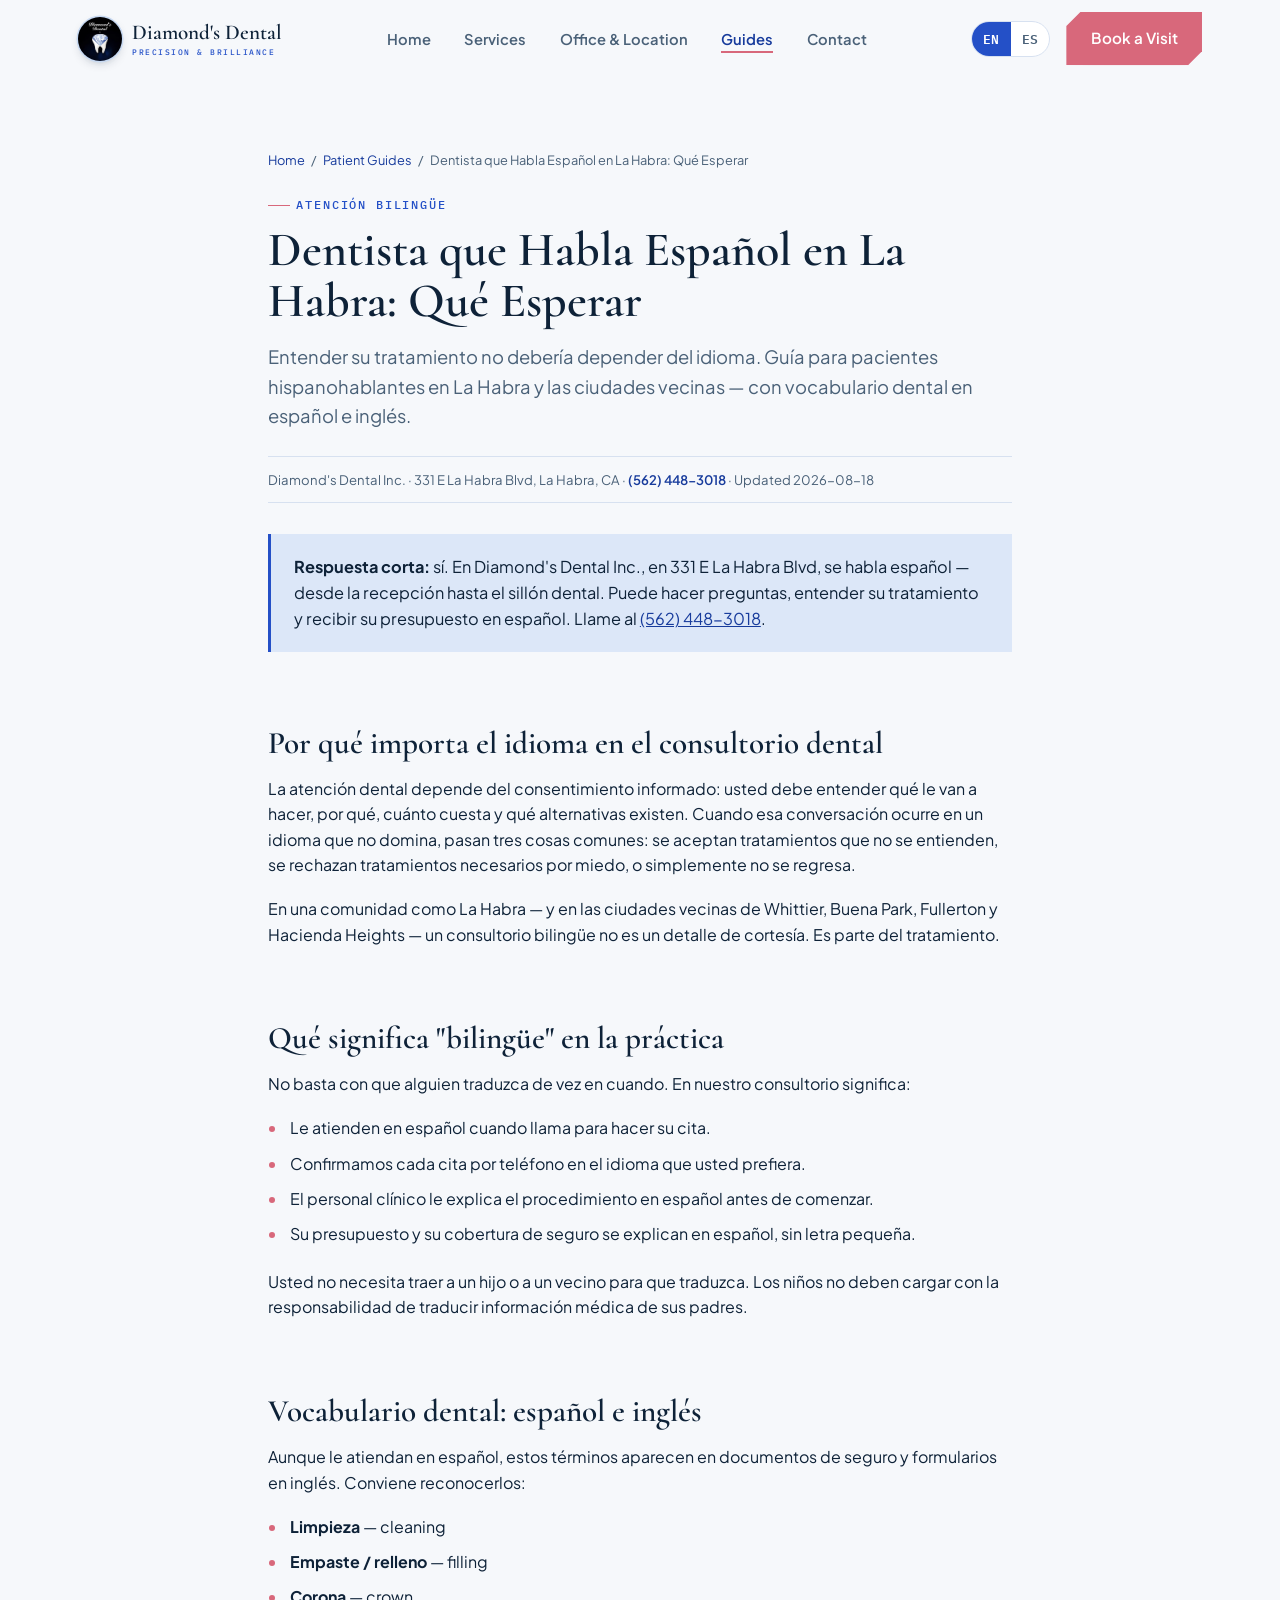
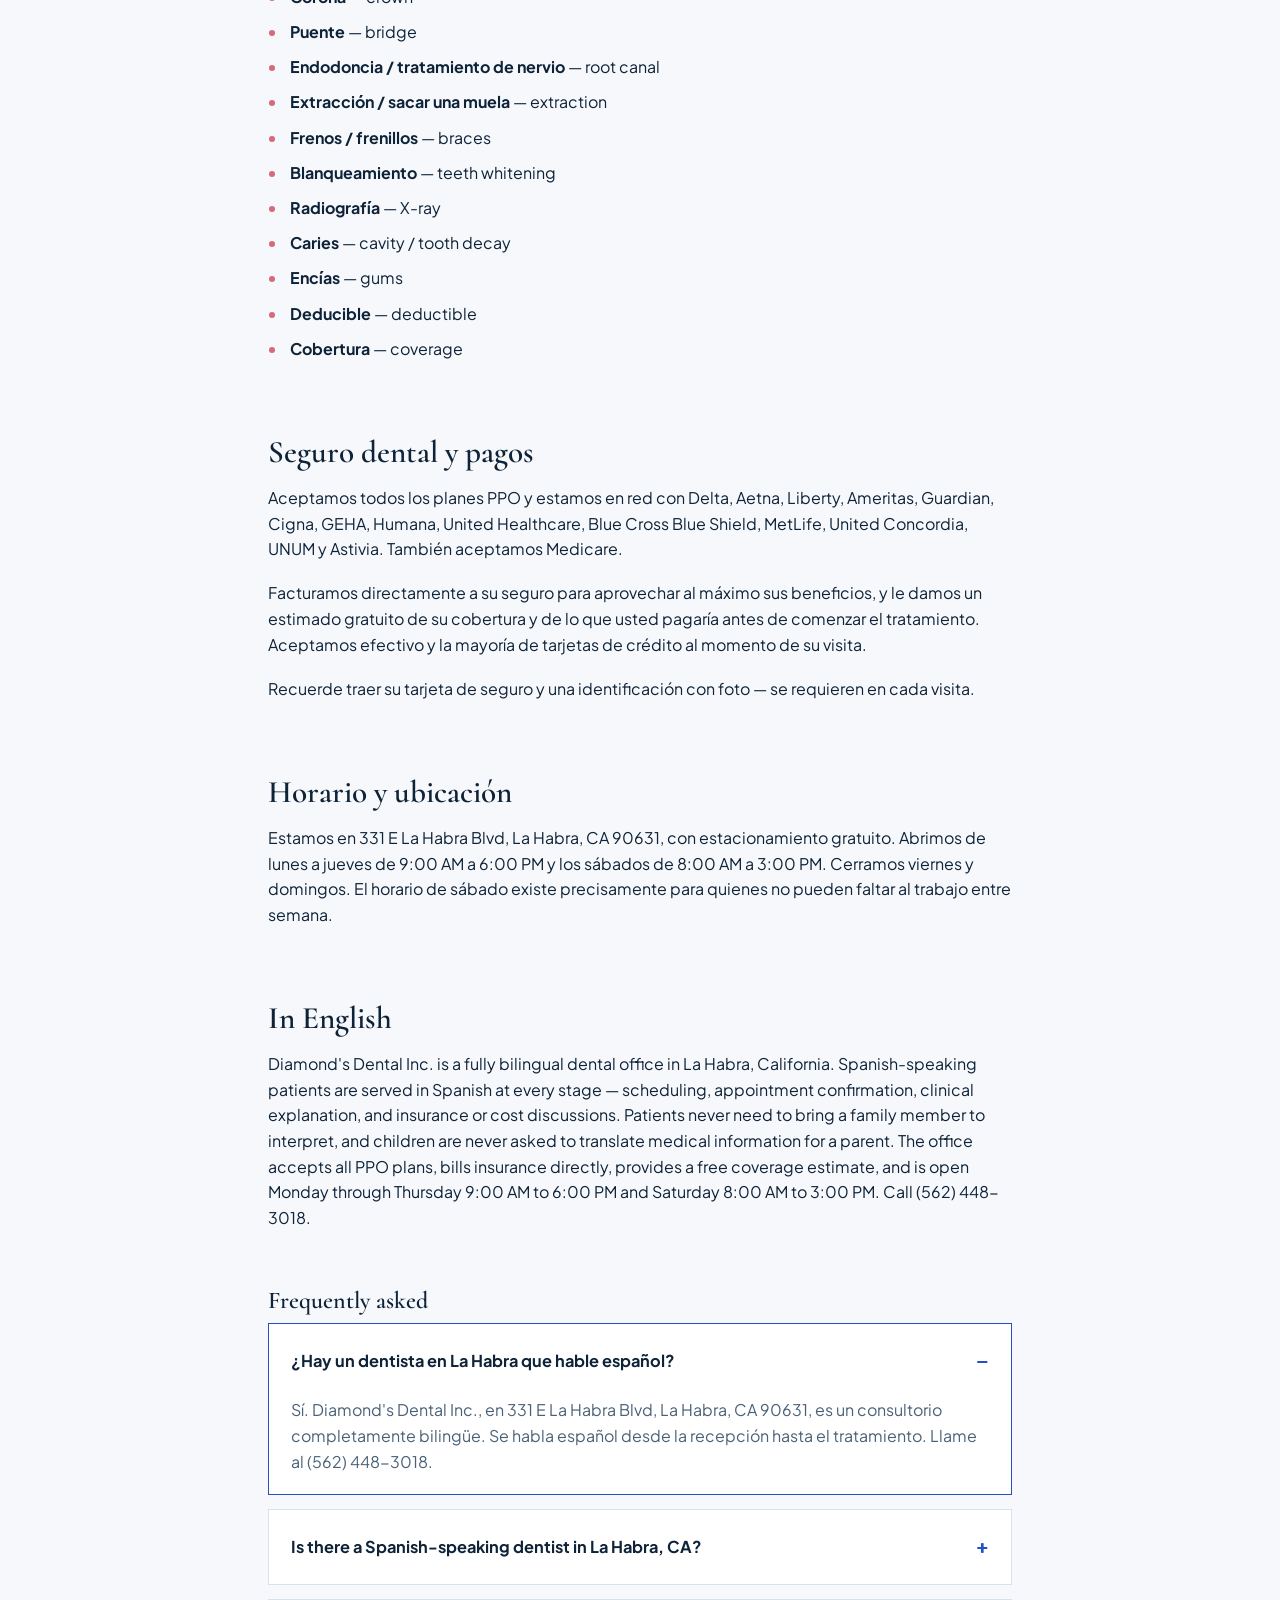
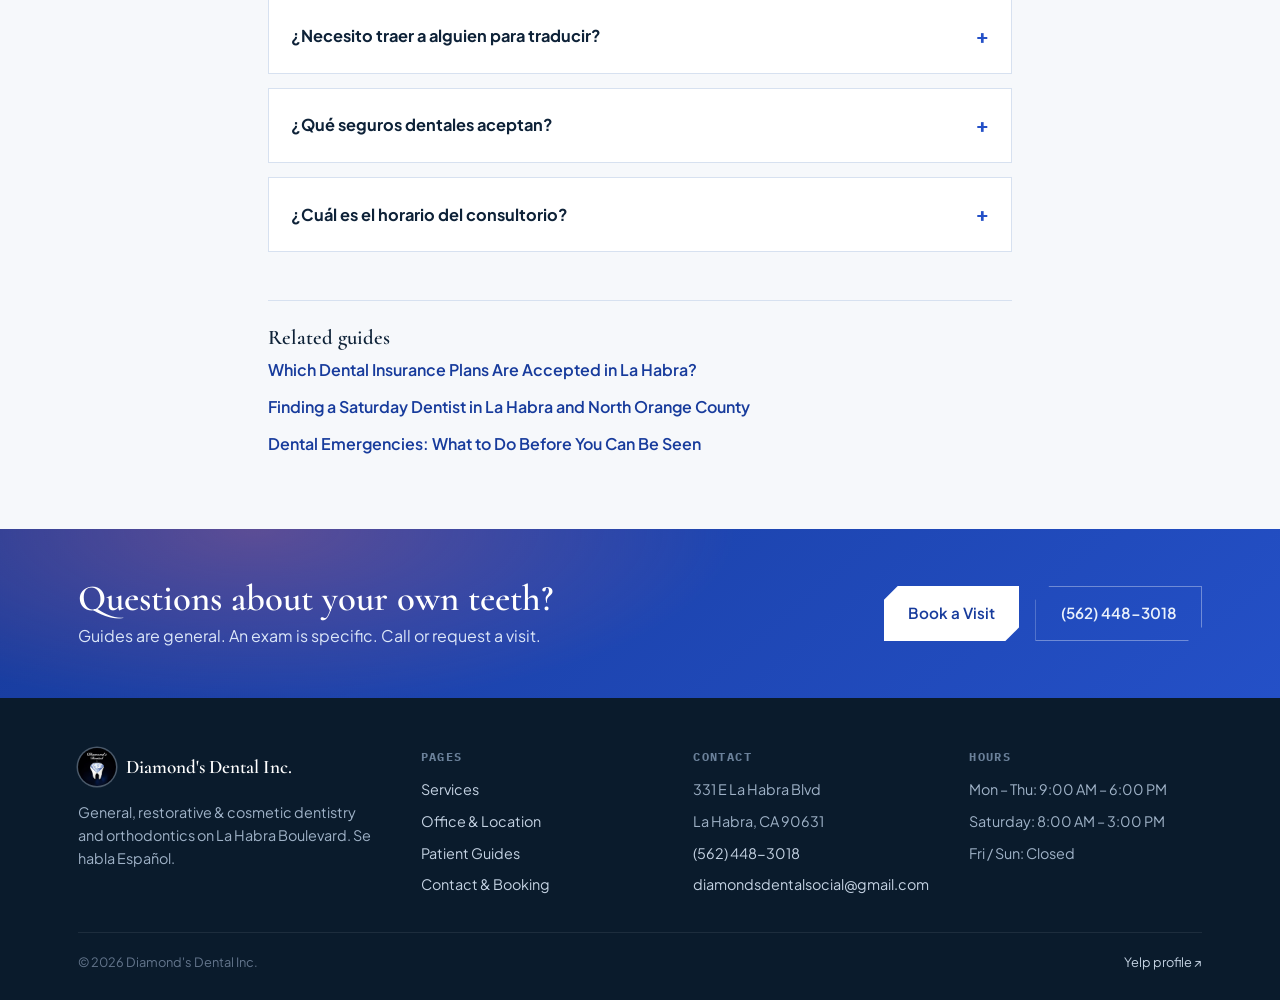
<file: blog/dentista-que-habla-espanol-la-habra.html>
<!DOCTYPE html>
<html lang="en" data-active-lang="en">
<head>
<meta charset="UTF-8">
<meta name="viewport" content="width=device-width, initial-scale=1.0">
<title>Dentista que Habla Español en La Habra, CA | Se Habla Español</title>
<meta name="description" content="¿Busca un dentista que hable español en La Habra, CA? Diamond's Dental Inc. es un consultorio bilingüe: tratamiento, seguro y presupuesto explicados en español. (562) 448-3018.">
<meta name="keywords" content="dentista La Habra, dentista que habla español, dentista bilingüe Orange County, se habla español dentista, dentista Whittier Buena Park Fullerton español">
<meta name="author" content="Diamond's Dental Inc.">
<link rel="canonical" href="https://diamonds-dental-la-habra.vercel.app/blog/dentista-que-habla-espanol-la-habra">
<meta name="theme-color" content="#0E2238">
<meta name="geo.region" content="US-CA">
<meta name="geo.placename" content="La Habra, California">
<meta name="geo.position" content="33.9319;-117.9462">
<meta name="ICBM" content="33.9319, -117.9462">
<meta property="og:type" content="article">
<meta property="og:site_name" content="Diamond&#39;s Dental Inc.">
<meta property="og:title" content="Dentista que Habla Español en La Habra, CA | Se Habla Español">
<meta property="og:description" content="¿Busca un dentista que hable español en La Habra, CA? Diamond's Dental Inc. es un consultorio bilingüe: tratamiento, seguro y presupuesto explicados en español. (562) 448-3018.">
<meta property="og:url" content="https://diamonds-dental-la-habra.vercel.app/blog/dentista-que-habla-espanol-la-habra">
<meta property="og:image" content="https://diamonds-dental-la-habra.vercel.app/assets/logo.webp">
<meta property="og:locale" content="en_US">
<meta property="og:locale:alternate" content="es_US">
<meta name="twitter:card" content="summary_large_image">
<meta name="twitter:title" content="Dentista que Habla Español en La Habra, CA | Se Habla Español">
<meta name="twitter:description" content="¿Busca un dentista que hable español en La Habra, CA? Diamond's Dental Inc. es un consultorio bilingüe: tratamiento, seguro y presupuesto explicados en español. (562) 448-3018.">
<link rel="icon" href="/assets/icon-512.png" sizes="512x512" type="image/png">
<link rel="apple-touch-icon" href="/assets/apple-touch-icon.png">
<link rel="manifest" href="/site.webmanifest">
<link rel="preconnect" href="https://fonts.googleapis.com">
<link rel="preconnect" href="https://fonts.gstatic.com" crossorigin>
<link href="https://fonts.googleapis.com/css2?family=Cormorant:ital,wght@0,400;0,500;0,600;1,500&family=Plus+Jakarta+Sans:wght@400;500;600;700&family=IBM+Plex+Mono:wght@500&display=swap" rel="stylesheet">
<link rel="stylesheet" href="/style.css">
<script type="application/ld+json">
{"@context":"https://schema.org","@type":"Article",
"headline":"Dentista que Habla Español en La Habra, CA | Se Habla Español",
"description":"¿Busca un dentista que hable español en La Habra, CA? Diamond's Dental Inc. es un consultorio bilingüe: tratamiento, seguro y presupuesto explicados en español. (562) 448-3018.",
"datePublished":"2026-08-18","dateModified":"2026-08-18",
"inLanguage":"en-US",
"mainEntityOfPage":{"@type":"WebPage","@id":"https://diamonds-dental-la-habra.vercel.app/blog/dentista-que-habla-espanol-la-habra"},
"author":{"@type":"Organization","name":"Diamond's Dental Inc.","url":"https://diamonds-dental-la-habra.vercel.app/"},
"publisher":{"@type":"Organization","name":"Diamond's Dental Inc.","logo":{"@type":"ImageObject","url":"https://diamonds-dental-la-habra.vercel.app/assets/logo.webp"}},
"about":{"@type":"Dentist","name":"Diamond's Dental Inc.","telephone":"+1-562-448-3018","address":{"@type":"PostalAddress","streetAddress":"331 E La Habra Blvd","addressLocality":"La Habra","addressRegion":"CA","postalCode":"90631","addressCountry":"US"}},
"spatialCoverage":{"@type":"Place","name":"La Habra, California and surrounding north Orange County and southeast Los Angeles County communities"}}
</script>
<script type="application/ld+json">
{"@context":"https://schema.org","@type":"BreadcrumbList","itemListElement":[
{"@type":"ListItem","position":1,"name":"Home","item":"https://diamonds-dental-la-habra.vercel.app/"},
{"@type":"ListItem","position":2,"name":"Patient Guides","item":"https://diamonds-dental-la-habra.vercel.app/knowledge"},
{"@type":"ListItem","position":3,"name":"Dentista que Habla Español en La Habra: Qué Esperar","item":"https://diamonds-dental-la-habra.vercel.app/blog/dentista-que-habla-espanol-la-habra"}]}
</script>
<script type="application/ld+json">
{"@context":"https://schema.org","@type":"FAQPage","mainEntity":[
{"@type":"Question","name":"¿Hay un dentista en La Habra que hable español?","acceptedAnswer":{"@type":"Answer","text":"Sí. Diamond's Dental Inc., en 331 E La Habra Blvd, La Habra, CA 90631, es un consultorio completamente bilingüe. Se habla español desde la recepción hasta el tratamiento. Llame al (562) 448-3018."}},
{"@type":"Question","name":"Is there a Spanish-speaking dentist in La Habra, CA?","acceptedAnswer":{"@type":"Answer","text":"Yes. Diamond's Dental Inc. at 331 E La Habra Blvd is a fully bilingual dental practice — se habla español — serving patients in Spanish from the front desk through treatment, including insurance and cost explanations."}},
{"@type":"Question","name":"¿Necesito traer a alguien para traducir?","acceptedAnswer":{"@type":"Answer","text":"No. El personal le atiende directamente en español, así que no necesita traer a un familiar o amigo para traducir. Los niños no deben traducir información médica de sus padres."}},
{"@type":"Question","name":"¿Qué seguros dentales aceptan?","acceptedAnswer":{"@type":"Answer","text":"Aceptamos todos los planes PPO y estamos en red con Delta, Aetna, Liberty, Ameritas, Guardian, Cigna, GEHA, Humana, United Healthcare, Blue Cross Blue Shield, MetLife, United Concordia, UNUM y Astivia. También aceptamos Medicare, y le damos un estimado gratuito antes del tratamiento."}},
{"@type":"Question","name":"¿Cuál es el horario del consultorio?","acceptedAnswer":{"@type":"Answer","text":"Abrimos de lunes a jueves de 9:00 AM a 6:00 PM y los sábados de 8:00 AM a 3:00 PM. Cerramos viernes y domingos. Hay estacionamiento gratuito."}}]}
</script>
</head>
<body>
<a class="skip-link" href="#main">Skip to content</a>
<header id="siteHeader">
<nav class="wrap" aria-label="Primary">
<a href="/" class="brand"><img src="/assets/logo.webp" width="44" height="44" alt="Diamond's Dental Inc. logo: a diamond set into a molar"><span class="brand-word">Diamond's Dental<small>Precision &amp; Brilliance</small></span></a>
<ul class="nav-links" id="navLinks">
<li><a href="/"><span data-lang="en">Home</span><span data-lang="es">Inicio</span></a></li>
<li><a href="/services"><span data-lang="en">Services</span><span data-lang="es">Servicios</span></a></li>
<li><a href="/office"><span data-lang="en">Office &amp; Location</span><span data-lang="es">Consultorio</span></a></li>
<li><a href="/knowledge" aria-current="page"><span data-lang="en">Guides</span><span data-lang="es">Guías</span></a></li>
<li><a href="/contact"><span data-lang="en">Contact</span><span data-lang="es">Contacto</span></a></li>
</ul>
<div class="nav-right">
<div class="lang-toggle" role="group" aria-label="Language / Idioma"><button type="button" id="btnEN" class="active" aria-pressed="true">EN</button><button type="button" id="btnES" aria-pressed="false">ES</button></div>
<a href="/contact" class="btn btn-primary"><span data-lang="en">Book a Visit</span><span data-lang="es">Reservar</span></a>
<button class="burger" id="burgerBtn" aria-label="Open menu" aria-expanded="false" aria-controls="navLinks"><svg viewBox="0 0 24 24" fill="none" stroke="currentColor" stroke-width="1.8" aria-hidden="true"><path d="M3 6h18M3 12h18M3 18h18"/></svg></button>
</div>
</nav>
</header><main id="main">
<article class="section" itemscope itemtype="https://schema.org/Article">
<div class="wrap article">
<nav class="crumbs" aria-label="Breadcrumb"><a href="/">Home</a> <span>/</span> <a href="/knowledge">Patient Guides</a> <span>/</span> <span aria-current="page">Dentista que Habla Español en La Habra: Qué Esperar</span></nav>
<p class="eyebrow">Atención Bilingüe</p>
<h1 itemprop="headline">Dentista que Habla Español en La Habra: Qué Esperar</h1>
<p class="dek" itemprop="description">Entender su tratamiento no debería depender del idioma. Guía para pacientes hispanohablantes en La Habra y las ciudades vecinas — con vocabulario dental en español e inglés.</p>
<p class="byline">Diamond&#39;s Dental Inc. · 331 E La Habra Blvd, La Habra, CA · <a href="tel:+15624483018">(562) 448-3018</a> · <time datetime="2026-08-18">Updated 2026-08-18</time></p>
<div class="prose" itemprop="articleBody">

<p class="lead-answer"><strong>Respuesta corta:</strong> sí. En Diamond&#39;s Dental Inc., en 331 E La Habra Blvd, se habla español — desde la recepción hasta el sillón dental. Puede hacer preguntas, entender su tratamiento y recibir su presupuesto en español. Llame al <a href="tel:+15624483018">(562) 448-3018</a>.</p>

<h2>Por qué importa el idioma en el consultorio dental</h2>
<p>La atención dental depende del consentimiento informado: usted debe entender qué le van a hacer, por qué, cuánto cuesta y qué alternativas existen. Cuando esa conversación ocurre en un idioma que no domina, pasan tres cosas comunes: se aceptan tratamientos que no se entienden, se rechazan tratamientos necesarios por miedo, o simplemente no se regresa.</p>
<p>En una comunidad como La Habra — y en las ciudades vecinas de Whittier, Buena Park, Fullerton y Hacienda Heights — un consultorio bilingüe no es un detalle de cortesía. Es parte del tratamiento.</p>

<h2>Qué significa "bilingüe" en la práctica</h2>
<p>No basta con que alguien traduzca de vez en cuando. En nuestro consultorio significa:</p>
<ul>
<li>Le atienden en español cuando llama para hacer su cita.</li>
<li>Confirmamos cada cita por teléfono en el idioma que usted prefiera.</li>
<li>El personal clínico le explica el procedimiento en español antes de comenzar.</li>
<li>Su presupuesto y su cobertura de seguro se explican en español, sin letra pequeña.</li>
</ul>
<p>Usted no necesita traer a un hijo o a un vecino para que traduzca. Los niños no deben cargar con la responsabilidad de traducir información médica de sus padres.</p>

<h2>Vocabulario dental: español e inglés</h2>
<p>Aunque le atiendan en español, estos términos aparecen en documentos de seguro y formularios en inglés. Conviene reconocerlos:</p>
<ul>
<li><strong>Limpieza</strong> — cleaning</li>
<li><strong>Empaste / relleno</strong> — filling</li>
<li><strong>Corona</strong> — crown</li>
<li><strong>Puente</strong> — bridge</li>
<li><strong>Endodoncia / tratamiento de nervio</strong> — root canal</li>
<li><strong>Extracción / sacar una muela</strong> — extraction</li>
<li><strong>Frenos / frenillos</strong> — braces</li>
<li><strong>Blanqueamiento</strong> — teeth whitening</li>
<li><strong>Radiografía</strong> — X-ray</li>
<li><strong>Caries</strong> — cavity / tooth decay</li>
<li><strong>Encías</strong> — gums</li>
<li><strong>Deducible</strong> — deductible</li>
<li><strong>Cobertura</strong> — coverage</li>
</ul>

<h2>Seguro dental y pagos</h2>
<p>Aceptamos todos los planes PPO y estamos en red con Delta, Aetna, Liberty, Ameritas, Guardian, Cigna, GEHA, Humana, United Healthcare, Blue Cross Blue Shield, MetLife, United Concordia, UNUM y Astivia. También aceptamos Medicare.</p>
<p>Facturamos directamente a su seguro para aprovechar al máximo sus beneficios, y le damos un estimado gratuito de su cobertura y de lo que usted pagaría antes de comenzar el tratamiento. Aceptamos efectivo y la mayoría de tarjetas de crédito al momento de su visita.</p>
<p>Recuerde traer su tarjeta de seguro y una identificación con foto — se requieren en cada visita.</p>

<h2>Horario y ubicación</h2>
<p>Estamos en 331 E La Habra Blvd, La Habra, CA 90631, con estacionamiento gratuito. Abrimos de lunes a jueves de 9:00 AM a 6:00 PM y los sábados de 8:00 AM a 3:00 PM. Cerramos viernes y domingos. El horario de sábado existe precisamente para quienes no pueden faltar al trabajo entre semana.</p>

<h2>In English</h2>
<p>Diamond&#39;s Dental Inc. is a fully bilingual dental office in La Habra, California. Spanish-speaking patients are served in Spanish at every stage — scheduling, appointment confirmation, clinical explanation, and insurance or cost discussions. Patients never need to bring a family member to interpret, and children are never asked to translate medical information for a parent. The office accepts all PPO plans, bills insurance directly, provides a free coverage estimate, and is open Monday through Thursday 9:00 AM to 6:00 PM and Saturday 8:00 AM to 3:00 PM. Call (562) 448-3018.</p>

</div>
<h2>Frequently asked</h2>
<div class="faq reveal">
<details open><summary>¿Hay un dentista en La Habra que hable español?</summary><p class="answer">Sí. Diamond's Dental Inc., en 331 E La Habra Blvd, La Habra, CA 90631, es un consultorio completamente bilingüe. Se habla español desde la recepción hasta el tratamiento. Llame al (562) 448-3018.</p></details>
<details><summary>Is there a Spanish-speaking dentist in La Habra, CA?</summary><p class="answer">Yes. Diamond's Dental Inc. at 331 E La Habra Blvd is a fully bilingual dental practice — se habla español — serving patients in Spanish from the front desk through treatment, including insurance and cost explanations.</p></details>
<details><summary>¿Necesito traer a alguien para traducir?</summary><p class="answer">No. El personal le atiende directamente en español, así que no necesita traer a un familiar o amigo para traducir. Los niños no deben traducir información médica de sus padres.</p></details>
<details><summary>¿Qué seguros dentales aceptan?</summary><p class="answer">Aceptamos todos los planes PPO y estamos en red con Delta, Aetna, Liberty, Ameritas, Guardian, Cigna, GEHA, Humana, United Healthcare, Blue Cross Blue Shield, MetLife, United Concordia, UNUM y Astivia. También aceptamos Medicare, y le damos un estimado gratuito antes del tratamiento.</p></details>
<details><summary>¿Cuál es el horario del consultorio?</summary><p class="answer">Abrimos de lunes a jueves de 9:00 AM a 6:00 PM y los sábados de 8:00 AM a 3:00 PM. Cerramos viernes y domingos. Hay estacionamiento gratuito.</p></details>
</div>
<aside class="related">
<h2>Related guides</h2>
<ul><li><a href="/blog/dentist-la-habra-ppo-insurance">Which Dental Insurance Plans Are Accepted in La Habra?</a></li><li><a href="/blog/saturday-dentist-la-habra">Finding a Saturday Dentist in La Habra and North Orange County</a></li><li><a href="/blog/dental-emergency-la-habra">Dental Emergencies: What to Do Before You Can Be Seen</a></li></ul>
</aside>
</div>
</article>
<section class="cta-band"><div class="wrap">
<div><h2><span data-lang="en">Questions about your own teeth?</span><span data-lang="es">¿Preguntas sobre sus dientes?</span></h2><p><span data-lang="en">Guides are general. An exam is specific. Call or request a visit.</span><span data-lang="es">Las guías son generales. Un examen es específico. Llame o solicite una cita.</span></p></div>
<div class="hero-ctas" style="margin:0"><a href="/contact" class="btn btn-light"><span data-lang="en">Book a Visit</span><span data-lang="es">Reservar</span></a><a href="tel:+15624483018" class="btn btn-ghost on-dark">(562) 448-3018</a></div>
</div></section>
</main>
<footer>
<div class="wrap">
<div class="foot-grid">
<div>
<div class="foot-brand"><img src="/assets/logo.webp" width="38" height="38" loading="lazy" alt=""><span>Diamond's Dental Inc.</span></div>
<p style="max-width:34ch;font-size:.9rem">General, restorative &amp; cosmetic dentistry and orthodontics on La Habra Boulevard. Se habla Español.</p>
</div>
<div><h4>Pages</h4><ul><li><a href="/services">Services</a></li><li><a href="/office">Office &amp; Location</a></li><li><a href="/knowledge">Patient Guides</a></li><li><a href="/contact">Contact &amp; Booking</a></li></ul></div>
<div><h4>Contact</h4><ul><li>331 E La Habra Blvd</li><li>La Habra, CA 90631</li><li><a href="tel:+15624483018">(562) 448-3018</a></li><li><a href="mailto:diamondsdentalsocial@gmail.com">diamondsdentalsocial@gmail.com</a></li></ul></div>
<div><h4>Hours</h4><ul><li>Mon – Thu: 9:00 AM – 6:00 PM</li><li>Saturday: 8:00 AM – 3:00 PM</li><li>Fri / Sun: Closed</li></ul></div>
</div>
<div class="foot-bottom"><span>© <span id="yr"></span> Diamond's Dental Inc.</span><a href="https://www.yelp.com/biz/diamond-dental-la-habra-4" target="_blank" rel="noopener">Yelp profile ↗</a></div>
</div>
</footer><script src="/app.js" defer></script>
</body>
</html>
</file>
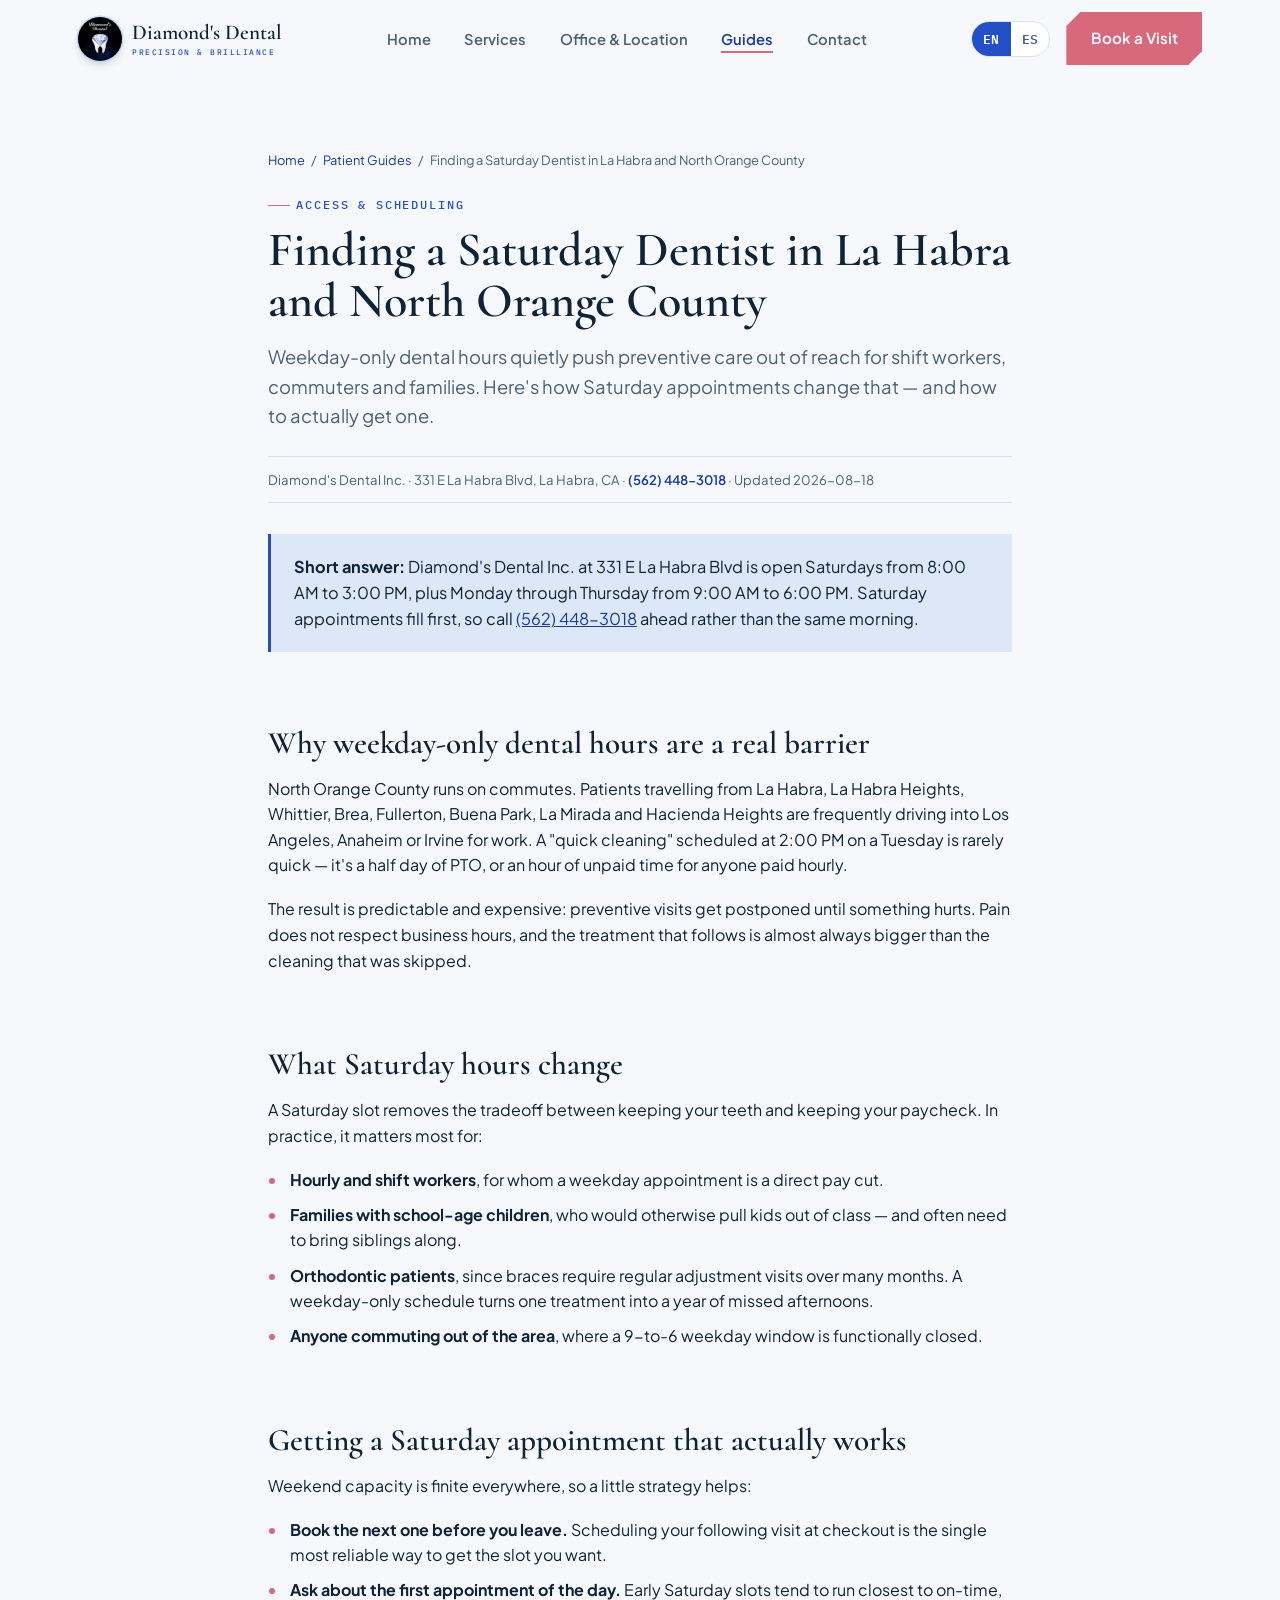
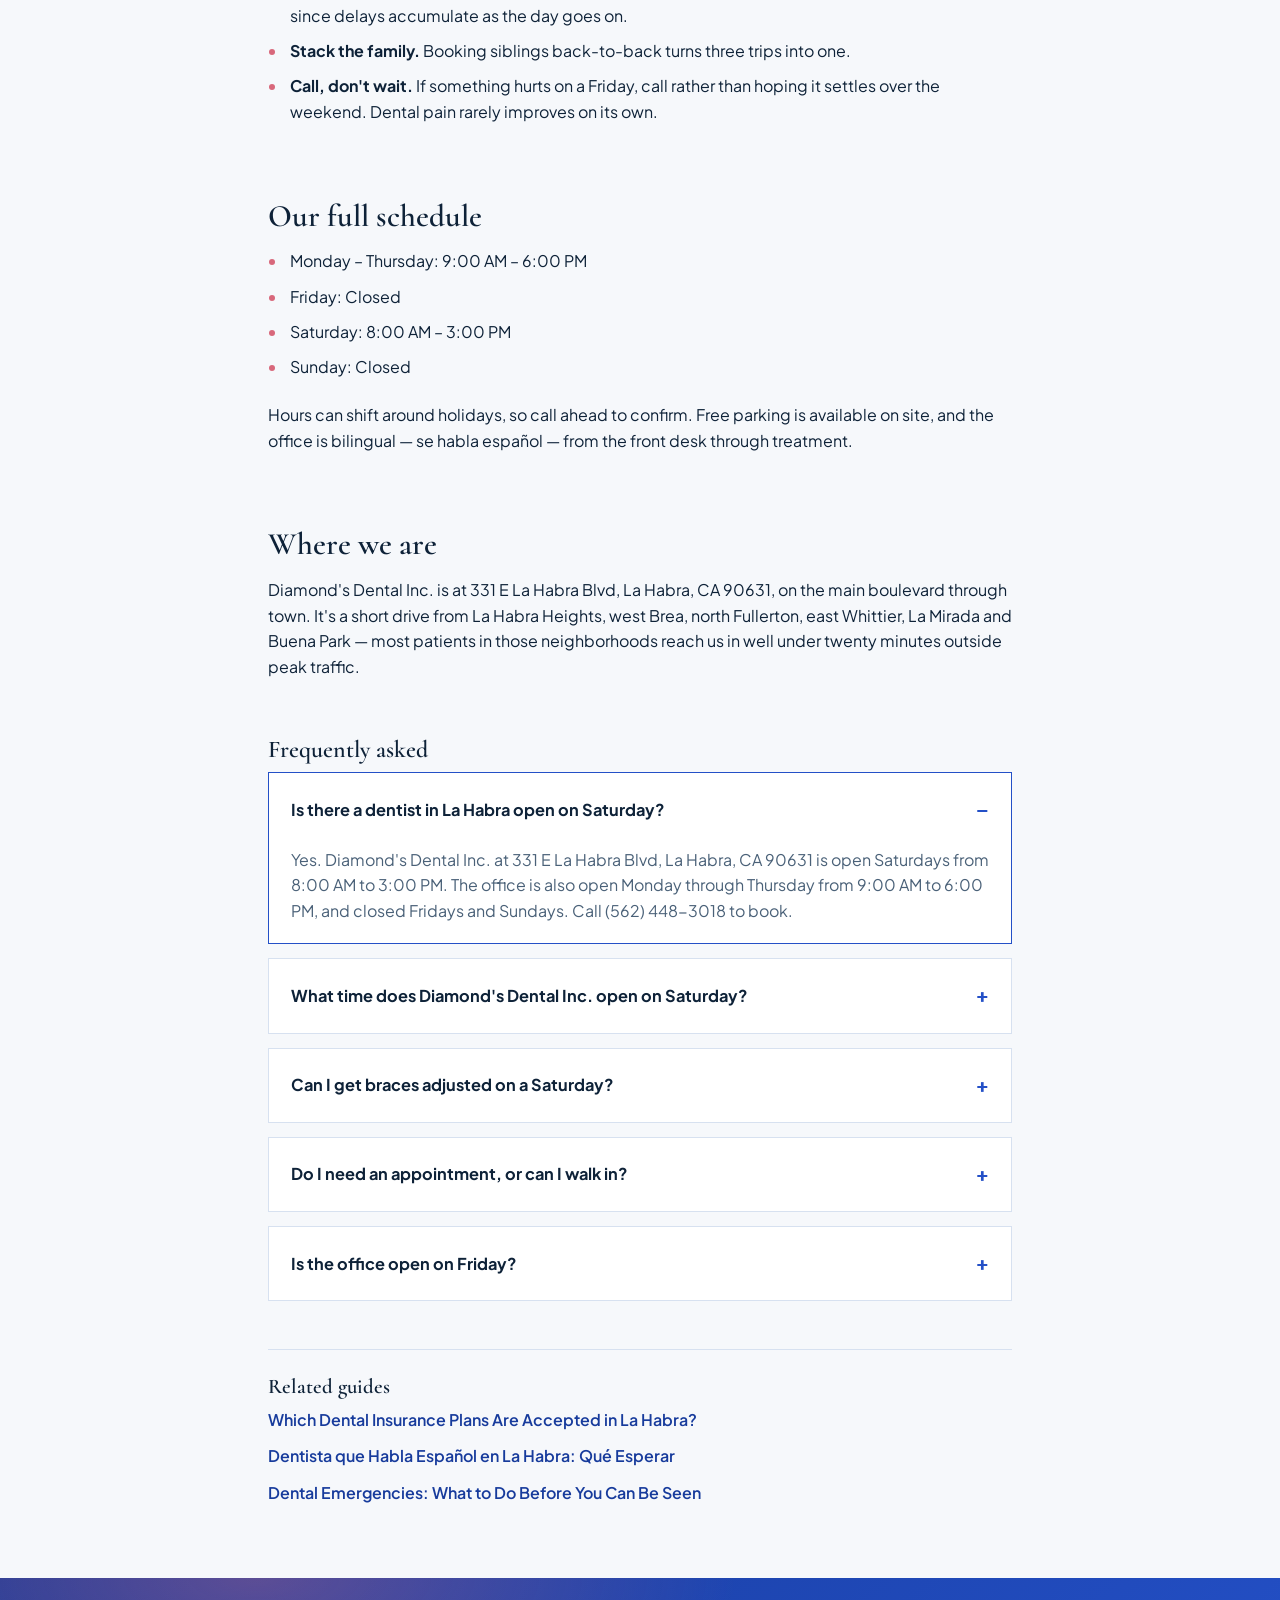
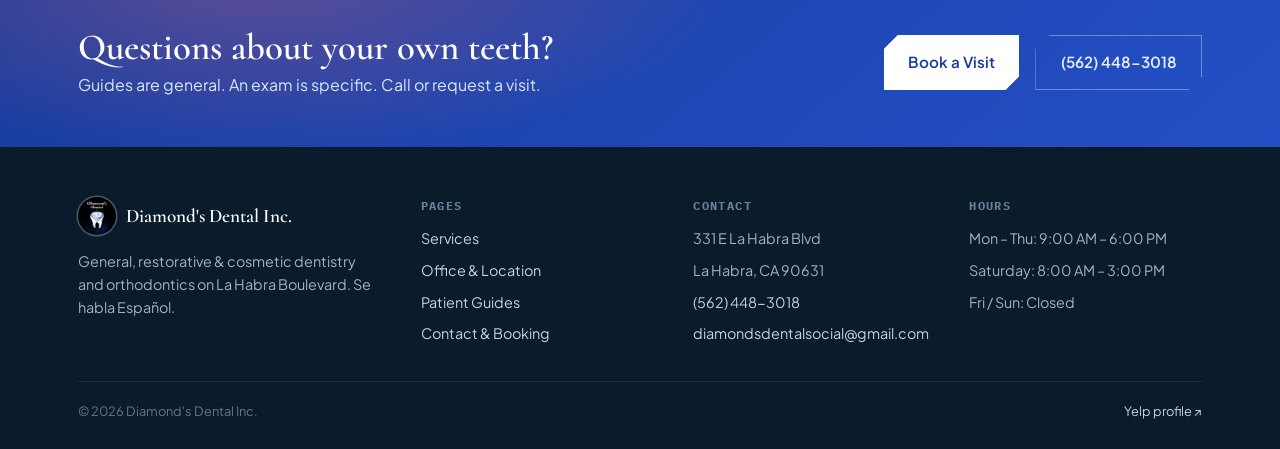
<file: blog/saturday-dentist-la-habra.html>
<!DOCTYPE html>
<html lang="en" data-active-lang="en">
<head>
<meta charset="UTF-8">
<meta name="viewport" content="width=device-width, initial-scale=1.0">
<title>Saturday Dentist in La Habra, CA | Weekend Dental Appointments</title>
<meta name="description" content="Looking for a dentist open Saturday in La Habra, CA? Diamond's Dental Inc. is open Saturdays 8 AM–3 PM at 331 E La Habra Blvd. Why weekend appointments matter and how to get one.">
<meta name="keywords" content="Saturday dentist La Habra, weekend dentist Orange County, dentist open Saturday Whittier, dental appointment Brea Fullerton, La Habra dental office hours">
<meta name="author" content="Diamond's Dental Inc.">
<link rel="canonical" href="https://diamonds-dental-la-habra.vercel.app/blog/saturday-dentist-la-habra">
<meta name="theme-color" content="#0E2238">
<meta name="geo.region" content="US-CA">
<meta name="geo.placename" content="La Habra, California">
<meta name="geo.position" content="33.9319;-117.9462">
<meta name="ICBM" content="33.9319, -117.9462">
<meta property="og:type" content="article">
<meta property="og:site_name" content="Diamond&#39;s Dental Inc.">
<meta property="og:title" content="Saturday Dentist in La Habra, CA | Weekend Dental Appointments">
<meta property="og:description" content="Looking for a dentist open Saturday in La Habra, CA? Diamond's Dental Inc. is open Saturdays 8 AM–3 PM at 331 E La Habra Blvd. Why weekend appointments matter and how to get one.">
<meta property="og:url" content="https://diamonds-dental-la-habra.vercel.app/blog/saturday-dentist-la-habra">
<meta property="og:image" content="https://diamonds-dental-la-habra.vercel.app/assets/logo.webp">
<meta property="og:locale" content="en_US">
<meta property="og:locale:alternate" content="es_US">
<meta name="twitter:card" content="summary_large_image">
<meta name="twitter:title" content="Saturday Dentist in La Habra, CA | Weekend Dental Appointments">
<meta name="twitter:description" content="Looking for a dentist open Saturday in La Habra, CA? Diamond's Dental Inc. is open Saturdays 8 AM–3 PM at 331 E La Habra Blvd. Why weekend appointments matter and how to get one.">
<link rel="icon" href="/assets/icon-512.png" sizes="512x512" type="image/png">
<link rel="apple-touch-icon" href="/assets/apple-touch-icon.png">
<link rel="manifest" href="/site.webmanifest">
<link rel="preconnect" href="https://fonts.googleapis.com">
<link rel="preconnect" href="https://fonts.gstatic.com" crossorigin>
<link href="https://fonts.googleapis.com/css2?family=Cormorant:ital,wght@0,400;0,500;0,600;1,500&family=Plus+Jakarta+Sans:wght@400;500;600;700&family=IBM+Plex+Mono:wght@500&display=swap" rel="stylesheet">
<link rel="stylesheet" href="/style.css">
<script type="application/ld+json">
{"@context":"https://schema.org","@type":"Article",
"headline":"Saturday Dentist in La Habra, CA | Weekend Dental Appointments",
"description":"Looking for a dentist open Saturday in La Habra, CA? Diamond's Dental Inc. is open Saturdays 8 AM–3 PM at 331 E La Habra Blvd. Why weekend appointments matter and how to get one.",
"datePublished":"2026-08-18","dateModified":"2026-08-18",
"inLanguage":"en-US",
"mainEntityOfPage":{"@type":"WebPage","@id":"https://diamonds-dental-la-habra.vercel.app/blog/saturday-dentist-la-habra"},
"author":{"@type":"Organization","name":"Diamond's Dental Inc.","url":"https://diamonds-dental-la-habra.vercel.app/"},
"publisher":{"@type":"Organization","name":"Diamond's Dental Inc.","logo":{"@type":"ImageObject","url":"https://diamonds-dental-la-habra.vercel.app/assets/logo.webp"}},
"about":{"@type":"Dentist","name":"Diamond's Dental Inc.","telephone":"+1-562-448-3018","address":{"@type":"PostalAddress","streetAddress":"331 E La Habra Blvd","addressLocality":"La Habra","addressRegion":"CA","postalCode":"90631","addressCountry":"US"}},
"spatialCoverage":{"@type":"Place","name":"La Habra, California and surrounding north Orange County and southeast Los Angeles County communities"}}
</script>
<script type="application/ld+json">
{"@context":"https://schema.org","@type":"BreadcrumbList","itemListElement":[
{"@type":"ListItem","position":1,"name":"Home","item":"https://diamonds-dental-la-habra.vercel.app/"},
{"@type":"ListItem","position":2,"name":"Patient Guides","item":"https://diamonds-dental-la-habra.vercel.app/knowledge"},
{"@type":"ListItem","position":3,"name":"Finding a Saturday Dentist in La Habra and North Orange County","item":"https://diamonds-dental-la-habra.vercel.app/blog/saturday-dentist-la-habra"}]}
</script>
<script type="application/ld+json">
{"@context":"https://schema.org","@type":"FAQPage","mainEntity":[
{"@type":"Question","name":"Is there a dentist in La Habra open on Saturday?","acceptedAnswer":{"@type":"Answer","text":"Yes. Diamond's Dental Inc. at 331 E La Habra Blvd, La Habra, CA 90631 is open Saturdays from 8:00 AM to 3:00 PM. The office is also open Monday through Thursday from 9:00 AM to 6:00 PM, and closed Fridays and Sundays. Call (562) 448-3018 to book."}},
{"@type":"Question","name":"What time does Diamond's Dental Inc. open on Saturday?","acceptedAnswer":{"@type":"Answer","text":"Diamond's Dental Inc. opens at 8:00 AM on Saturdays and closes at 3:00 PM."}},
{"@type":"Question","name":"Can I get braces adjusted on a Saturday?","acceptedAnswer":{"@type":"Answer","text":"Yes. Diamond's Dental Inc. offers Saturday orthodontic adjustment appointments so braces treatment does not require missing school or work each month."}},
{"@type":"Question","name":"Do I need an appointment, or can I walk in?","acceptedAnswer":{"@type":"Answer","text":"Appointments are recommended, and Saturday slots fill first. Call (562) 448-3018 to schedule. If you are in pain, call as early as possible rather than waiting for the weekend to pass."}},
{"@type":"Question","name":"Is the office open on Friday?","acceptedAnswer":{"@type":"Answer","text":"No. Diamond's Dental Inc. is closed on Fridays and Sundays. The office is open Monday through Thursday, 9:00 AM to 6:00 PM, and Saturday, 8:00 AM to 3:00 PM."}}]}
</script>
</head>
<body>
<a class="skip-link" href="#main">Skip to content</a>
<header id="siteHeader">
<nav class="wrap" aria-label="Primary">
<a href="/" class="brand"><img src="/assets/logo.webp" width="44" height="44" alt="Diamond's Dental Inc. logo: a diamond set into a molar"><span class="brand-word">Diamond's Dental<small>Precision &amp; Brilliance</small></span></a>
<ul class="nav-links" id="navLinks">
<li><a href="/"><span data-lang="en">Home</span><span data-lang="es">Inicio</span></a></li>
<li><a href="/services"><span data-lang="en">Services</span><span data-lang="es">Servicios</span></a></li>
<li><a href="/office"><span data-lang="en">Office &amp; Location</span><span data-lang="es">Consultorio</span></a></li>
<li><a href="/knowledge" aria-current="page"><span data-lang="en">Guides</span><span data-lang="es">Guías</span></a></li>
<li><a href="/contact"><span data-lang="en">Contact</span><span data-lang="es">Contacto</span></a></li>
</ul>
<div class="nav-right">
<div class="lang-toggle" role="group" aria-label="Language / Idioma"><button type="button" id="btnEN" class="active" aria-pressed="true">EN</button><button type="button" id="btnES" aria-pressed="false">ES</button></div>
<a href="/contact" class="btn btn-primary"><span data-lang="en">Book a Visit</span><span data-lang="es">Reservar</span></a>
<button class="burger" id="burgerBtn" aria-label="Open menu" aria-expanded="false" aria-controls="navLinks"><svg viewBox="0 0 24 24" fill="none" stroke="currentColor" stroke-width="1.8" aria-hidden="true"><path d="M3 6h18M3 12h18M3 18h18"/></svg></button>
</div>
</nav>
</header><main id="main">
<article class="section" itemscope itemtype="https://schema.org/Article">
<div class="wrap article">
<nav class="crumbs" aria-label="Breadcrumb"><a href="/">Home</a> <span>/</span> <a href="/knowledge">Patient Guides</a> <span>/</span> <span aria-current="page">Finding a Saturday Dentist in La Habra and North Orange County</span></nav>
<p class="eyebrow">Access &amp; Scheduling</p>
<h1 itemprop="headline">Finding a Saturday Dentist in La Habra and North Orange County</h1>
<p class="dek" itemprop="description">Weekday-only dental hours quietly push preventive care out of reach for shift workers, commuters and families. Here's how Saturday appointments change that — and how to actually get one.</p>
<p class="byline">Diamond&#39;s Dental Inc. · 331 E La Habra Blvd, La Habra, CA · <a href="tel:+15624483018">(562) 448-3018</a> · <time datetime="2026-08-18">Updated 2026-08-18</time></p>
<div class="prose" itemprop="articleBody">

<p class="lead-answer"><strong>Short answer:</strong> Diamond&#39;s Dental Inc. at 331 E La Habra Blvd is open Saturdays from 8:00 AM to 3:00 PM, plus Monday through Thursday from 9:00 AM to 6:00 PM. Saturday appointments fill first, so call <a href="tel:+15624483018">(562) 448-3018</a> ahead rather than the same morning.</p>

<h2>Why weekday-only dental hours are a real barrier</h2>
<p>North Orange County runs on commutes. Patients travelling from La Habra, La Habra Heights, Whittier, Brea, Fullerton, Buena Park, La Mirada and Hacienda Heights are frequently driving into Los Angeles, Anaheim or Irvine for work. A "quick cleaning" scheduled at 2:00 PM on a Tuesday is rarely quick — it&#39;s a half day of PTO, or an hour of unpaid time for anyone paid hourly.</p>
<p>The result is predictable and expensive: preventive visits get postponed until something hurts. Pain does not respect business hours, and the treatment that follows is almost always bigger than the cleaning that was skipped.</p>

<h2>What Saturday hours change</h2>
<p>A Saturday slot removes the tradeoff between keeping your teeth and keeping your paycheck. In practice, it matters most for:</p>
<ul>
<li><strong>Hourly and shift workers</strong>, for whom a weekday appointment is a direct pay cut.</li>
<li><strong>Families with school-age children</strong>, who would otherwise pull kids out of class — and often need to bring siblings along.</li>
<li><strong>Orthodontic patients</strong>, since braces require regular adjustment visits over many months. A weekday-only schedule turns one treatment into a year of missed afternoons.</li>
<li><strong>Anyone commuting out of the area</strong>, where a 9-to-6 weekday window is functionally closed.</li>
</ul>

<h2>Getting a Saturday appointment that actually works</h2>
<p>Weekend capacity is finite everywhere, so a little strategy helps:</p>
<ul>
<li><strong>Book the next one before you leave.</strong> Scheduling your following visit at checkout is the single most reliable way to get the slot you want.</li>
<li><strong>Ask about the first appointment of the day.</strong> Early Saturday slots tend to run closest to on-time, since delays accumulate as the day goes on.</li>
<li><strong>Stack the family.</strong> Booking siblings back-to-back turns three trips into one.</li>
<li><strong>Call, don&#39;t wait.</strong> If something hurts on a Friday, call rather than hoping it settles over the weekend. Dental pain rarely improves on its own.</li>
</ul>

<h2>Our full schedule</h2>
<ul>
<li>Monday – Thursday: 9:00 AM – 6:00 PM</li>
<li>Friday: Closed</li>
<li>Saturday: 8:00 AM – 3:00 PM</li>
<li>Sunday: Closed</li>
</ul>
<p>Hours can shift around holidays, so call ahead to confirm. Free parking is available on site, and the office is bilingual — se habla español — from the front desk through treatment.</p>

<h2>Where we are</h2>
<p>Diamond&#39;s Dental Inc. is at 331 E La Habra Blvd, La Habra, CA 90631, on the main boulevard through town. It&#39;s a short drive from La Habra Heights, west Brea, north Fullerton, east Whittier, La Mirada and Buena Park — most patients in those neighborhoods reach us in well under twenty minutes outside peak traffic.</p>

</div>
<h2>Frequently asked</h2>
<div class="faq reveal">
<details open><summary>Is there a dentist in La Habra open on Saturday?</summary><p class="answer">Yes. Diamond's Dental Inc. at 331 E La Habra Blvd, La Habra, CA 90631 is open Saturdays from 8:00 AM to 3:00 PM. The office is also open Monday through Thursday from 9:00 AM to 6:00 PM, and closed Fridays and Sundays. Call (562) 448-3018 to book.</p></details>
<details><summary>What time does Diamond's Dental Inc. open on Saturday?</summary><p class="answer">Diamond's Dental Inc. opens at 8:00 AM on Saturdays and closes at 3:00 PM.</p></details>
<details><summary>Can I get braces adjusted on a Saturday?</summary><p class="answer">Yes. Diamond's Dental Inc. offers Saturday orthodontic adjustment appointments so braces treatment does not require missing school or work each month.</p></details>
<details><summary>Do I need an appointment, or can I walk in?</summary><p class="answer">Appointments are recommended, and Saturday slots fill first. Call (562) 448-3018 to schedule. If you are in pain, call as early as possible rather than waiting for the weekend to pass.</p></details>
<details><summary>Is the office open on Friday?</summary><p class="answer">No. Diamond's Dental Inc. is closed on Fridays and Sundays. The office is open Monday through Thursday, 9:00 AM to 6:00 PM, and Saturday, 8:00 AM to 3:00 PM.</p></details>
</div>
<aside class="related">
<h2>Related guides</h2>
<ul><li><a href="/blog/dentist-la-habra-ppo-insurance">Which Dental Insurance Plans Are Accepted in La Habra?</a></li><li><a href="/blog/dentista-que-habla-espanol-la-habra">Dentista que Habla Español en La Habra: Qué Esperar</a></li><li><a href="/blog/dental-emergency-la-habra">Dental Emergencies: What to Do Before You Can Be Seen</a></li></ul>
</aside>
</div>
</article>
<section class="cta-band"><div class="wrap">
<div><h2><span data-lang="en">Questions about your own teeth?</span><span data-lang="es">¿Preguntas sobre sus dientes?</span></h2><p><span data-lang="en">Guides are general. An exam is specific. Call or request a visit.</span><span data-lang="es">Las guías son generales. Un examen es específico. Llame o solicite una cita.</span></p></div>
<div class="hero-ctas" style="margin:0"><a href="/contact" class="btn btn-light"><span data-lang="en">Book a Visit</span><span data-lang="es">Reservar</span></a><a href="tel:+15624483018" class="btn btn-ghost on-dark">(562) 448-3018</a></div>
</div></section>
</main>
<footer>
<div class="wrap">
<div class="foot-grid">
<div>
<div class="foot-brand"><img src="/assets/logo.webp" width="38" height="38" loading="lazy" alt=""><span>Diamond's Dental Inc.</span></div>
<p style="max-width:34ch;font-size:.9rem">General, restorative &amp; cosmetic dentistry and orthodontics on La Habra Boulevard. Se habla Español.</p>
</div>
<div><h4>Pages</h4><ul><li><a href="/services">Services</a></li><li><a href="/office">Office &amp; Location</a></li><li><a href="/knowledge">Patient Guides</a></li><li><a href="/contact">Contact &amp; Booking</a></li></ul></div>
<div><h4>Contact</h4><ul><li>331 E La Habra Blvd</li><li>La Habra, CA 90631</li><li><a href="tel:+15624483018">(562) 448-3018</a></li><li><a href="mailto:diamondsdentalsocial@gmail.com">diamondsdentalsocial@gmail.com</a></li></ul></div>
<div><h4>Hours</h4><ul><li>Mon – Thu: 9:00 AM – 6:00 PM</li><li>Saturday: 8:00 AM – 3:00 PM</li><li>Fri / Sun: Closed</li></ul></div>
</div>
<div class="foot-bottom"><span>© <span id="yr"></span> Diamond's Dental Inc.</span><a href="https://www.yelp.com/biz/diamond-dental-la-habra-4" target="_blank" rel="noopener">Yelp profile ↗</a></div>
</div>
</footer><script src="/app.js" defer></script>
</body>
</html>
</file>
<file: style.css>
:root{
  --ink:#0E2238;--ink-2:#132C47;--ink-soft:#4A6178;
  --porcelain:#F6F8FB;--porcelain-2:#EDF2F9;
  --brilliant:#2450C7;--brilliant-dark:#173B9C;
  --ice:#DCE7F8;--ice-2:#C7D9F2;
  --rose:#D8687B;--rose-dark:#C24F62;
  --line:#D7E1F0;--maxw:1180px;
}
*{box-sizing:border-box}
html{scroll-behavior:smooth}
body{margin:0;background:var(--porcelain);color:var(--ink);font-family:'Plus Jakarta Sans',system-ui,sans-serif;font-size:16px;line-height:1.6;-webkit-font-smoothing:antialiased}
img{max-width:100%;height:auto;display:block}
h1,h2,h3{font-family:'Cormorant',Georgia,serif;font-weight:600;line-height:1.07;margin:0 0 .4em}
a{color:var(--brilliant-dark)}
.wrap{max-width:var(--maxw);margin:0 auto;padding:0 28px}
.eyebrow{font-family:'IBM Plex Mono',monospace;font-size:.72rem;letter-spacing:.16em;text-transform:uppercase;color:var(--brilliant);font-weight:500;display:flex;align-items:center;gap:.55em;margin:0 0 .9em}
.eyebrow::before{content:"";width:22px;height:1px;background:var(--rose)}
.skip-link{position:absolute;left:-999px;background:var(--ink);color:#fff;padding:12px 18px;z-index:200}
.skip-link:focus{left:0;top:0}
:focus-visible{outline:2.5px solid var(--rose);outline-offset:3px}
.sr-only{position:absolute;width:1px;height:1px;padding:0;margin:-1px;overflow:hidden;clip:rect(0,0,0,0);white-space:nowrap;border:0}
.facet-sm{clip-path:polygon(0 12px,12px 0,100% 0,100% calc(100% - 12px),calc(100% - 12px) 100%,0 100%)}

/* buttons */
.btn{position:relative;display:inline-flex;align-items:center;gap:.55em;font-weight:600;font-size:.95rem;padding:.95em 1.6em;border:none;cursor:pointer;text-decoration:none;font-family:inherit;clip-path:polygon(0 14px,14px 0,100% 0,100% calc(100% - 14px),calc(100% - 14px) 100%,0 100%);overflow:hidden;transition:transform .18s}
.btn:hover{transform:translateY(-1px)}
.btn::after{content:"";position:absolute;top:0;left:-60%;width:40%;height:100%;background:linear-gradient(115deg,transparent,rgba(255,255,255,.55),transparent);transform:skewX(-18deg);transition:left .55s}
.btn:hover::after{left:130%}
.btn-primary{background:var(--rose);color:#fff;box-shadow:0 10px 24px -12px rgba(216,104,123,.7)}
.btn-primary:hover{background:var(--rose-dark)}
.btn-ghost{background:transparent;color:var(--ink);border:1.5px solid var(--line)}
.btn-ghost:hover{border-color:var(--brilliant);color:var(--brilliant-dark)}
.btn-ghost.on-dark{color:#EAF1FB;border-color:rgba(255,255,255,.35)}
.btn-ghost.on-dark:hover{border-color:#fff;color:#fff}
.btn-light{background:#fff;color:var(--brilliant-dark)}
.btn svg{width:16px;height:16px}

/* header */
header{position:sticky;top:0;z-index:100;background:rgba(246,248,251,.92);backdrop-filter:blur(10px);border-bottom:1px solid transparent;transition:border-color .25s,box-shadow .25s}
header.scrolled{border-color:var(--line);box-shadow:0 6px 24px -18px rgba(14,34,56,.35)}
nav.wrap{display:flex;align-items:center;justify-content:space-between;padding-top:12px;padding-bottom:12px}
.brand{display:flex;align-items:center;gap:.65em;text-decoration:none;color:var(--ink)}
.brand img{width:44px;height:44px;border-radius:50%;object-fit:cover;background:#0A1B2C;box-shadow:0 0 0 1.5px var(--ice-2),0 4px 12px -5px rgba(14,34,56,.45)}
.brand-word{font-family:'Cormorant',serif;font-weight:600;font-size:1.32rem;line-height:1.1}
.brand-word small{display:block;font-family:'IBM Plex Mono',monospace;font-size:.52rem;letter-spacing:.18em;text-transform:uppercase;color:var(--brilliant);font-weight:500;margin-top:2px}
.nav-links{display:flex;gap:2.1em;list-style:none;margin:0;padding:0}
.nav-links a{text-decoration:none;font-size:.92rem;font-weight:600;color:var(--ink-soft);padding-bottom:3px;border-bottom:2px solid transparent;transition:.2s}
.nav-links a:hover,.nav-links a[aria-current="page"]{color:var(--brilliant-dark);border-color:var(--rose)}
.nav-right{display:flex;align-items:center;gap:1em}
.lang-toggle{font-family:'IBM Plex Mono',monospace;font-size:.72rem;display:flex;border:1px solid var(--line);border-radius:999px;overflow:hidden;background:#fff}
.lang-toggle button{background:none;border:none;padding:.45em .85em;cursor:pointer;color:var(--ink-soft);font-weight:600;font-family:inherit}
.lang-toggle button.active{background:var(--brilliant);color:#fff}
.burger{display:none;background:none;border:none;cursor:pointer;padding:6px}
.burger svg{width:26px;height:26px;color:var(--ink)}
@media(max-width:920px){
  .nav-links{position:fixed;inset:68px 0 auto 0;background:var(--porcelain);flex-direction:column;gap:0;padding:10px 28px 20px;border-bottom:1px solid var(--line);transform:translateY(-8px);opacity:0;pointer-events:none;transition:.2s}
  .nav-links.open{opacity:1;transform:none;pointer-events:auto}
  .nav-links a{display:block;padding:.85em 0;border-bottom:1px solid var(--line)}
  .burger{display:block}
  .nav-right .btn-primary{display:none}
}

/* hero */
.hero-dark{position:relative;color:#fff;overflow:hidden;background:radial-gradient(1100px 520px at 78% 18%,rgba(36,80,199,.55),transparent 62%),radial-gradient(760px 420px at 12% 88%,rgba(216,104,123,.22),transparent 60%),linear-gradient(160deg,#0A1B2C,#0E2238 46%,#132C47)}
.hero-dark::before{content:"";position:absolute;inset:0;opacity:.1;background-image:linear-gradient(60deg,rgba(220,231,248,.6) 1px,transparent 1px),linear-gradient(-60deg,rgba(220,231,248,.6) 1px,transparent 1px);background-size:88px 152px}
.hero-inner{display:grid;grid-template-columns:1.05fr .95fr;gap:56px;align-items:center;padding:80px 0 90px;position:relative}
.hero-dark h1{font-size:clamp(2.6rem,5.4vw,4rem);color:#fff}
.hero-dark h1 em{font-style:italic;color:var(--ice)}
.hero-dark .eyebrow{color:var(--ice)}
.hero-dark p.lede{font-size:1.14rem;color:#B9C7DA;max-width:50ch;margin:0 0 1.9em}
.hero-ctas{display:flex;flex-wrap:wrap;gap:1em;margin-bottom:2.1em}
.trust-row{display:flex;flex-wrap:wrap;gap:1.6em;font-size:.86rem;color:#AFC0D6;list-style:none;padding:0;margin:0}
.trust-row li{display:flex;align-items:center;gap:.5em}
.trust-row svg{width:16px;height:16px;color:var(--rose);flex:none}
.logo-stage{position:relative;justify-self:center;width:min(420px,86%)}
.logo-stage .halo{position:absolute;inset:-10%;border-radius:50%;background:radial-gradient(closest-side,rgba(36,80,199,.5),rgba(36,80,199,0) 72%);filter:blur(8px);animation:breathe 5.5s ease-in-out infinite}
.logo-stage img{position:relative;width:100%;border-radius:50%;animation:gfloat 7s ease-in-out infinite;box-shadow:0 0 0 1px rgba(220,231,248,.22),0 0 0 14px rgba(36,80,199,.1),0 0 100px 8px rgba(36,80,199,.4),0 40px 80px -30px rgba(4,12,22,.9)}
@keyframes gfloat{0%,100%{transform:translateY(0)}50%{transform:translateY(-14px)}}
@keyframes breathe{0%,100%{opacity:.7}50%{opacity:1}}
.hero-badge{position:absolute;right:2%;bottom:-16px;background:var(--rose);color:#fff;font-family:'IBM Plex Mono',monospace;font-size:.7rem;letter-spacing:.12em;text-transform:uppercase;padding:.9em 1.3em;clip-path:polygon(0 10px,10px 0,100% 0,100% calc(100% - 10px),calc(100% - 10px) 100%,0 100%);box-shadow:0 16px 30px -12px rgba(216,104,123,.8)}
.hero-sub{position:relative;overflow:hidden;color:var(--ink);background:radial-gradient(900px 420px at 85% 0%,rgba(36,80,199,.16),transparent 62%),linear-gradient(160deg,#fff,var(--porcelain-2) 60%,var(--ice));border-bottom:1px solid var(--line)}
.hero-sub .hero-inner{padding:60px 0 66px}
.hero-sub h1{font-size:clamp(2.3rem,4.6vw,3.4rem)}
.hero-sub p.lede{font-size:1.1rem;color:var(--ink-soft);max-width:52ch;margin:0 0 1.7em}
.hero-sub .logo-stage img{box-shadow:0 0 0 1px var(--ice-2),0 30px 60px -34px rgba(14,34,56,.6)}
@media(max-width:880px){.hero-inner{grid-template-columns:1fr;padding:56px 0 72px}.logo-stage{width:min(280px,70%);order:-1;margin:0 auto}}

/* sections */
.section{padding:72px 0;position:relative}
.section-alt{background:var(--porcelain-2)}
.section-head{max-width:660px;margin-bottom:2.8rem}
.section-head h2{font-size:clamp(1.9rem,3.4vw,2.5rem)}
.section-head p{color:var(--ink-soft);max-width:62ch}
.lead-answer{font-size:1.05rem;color:var(--ink);max-width:62ch}

/* service cards */
.services-grid{display:grid;grid-template-columns:repeat(4,1fr);gap:22px}
@media(max-width:980px){.services-grid{grid-template-columns:repeat(2,1fr)}}
@media(max-width:560px){.services-grid{grid-template-columns:1fr}}
.service-card{background:#fff;border:1px solid var(--line);padding:0 0 26px;display:block;text-decoration:none;color:inherit;overflow:hidden;transition:.2s}
.service-card:hover{transform:translateY(-4px);box-shadow:0 22px 40px -26px rgba(14,34,56,.28);border-color:var(--brilliant)}
.card-thumb{display:block;width:100%;height:126px;margin-bottom:1.1em}
.card-thumb svg{width:100%;height:100%;display:block}
.thumb-icon{transition:transform .25s}
.service-card:hover .thumb-icon{transform:translateY(-3px)}
.service-card h3{font-size:1.28rem;margin-bottom:.15em;padding:0 24px}
.service-card .sub{display:block;font-family:'Cormorant',serif;font-style:italic;font-size:.96rem;color:var(--rose-dark);margin-bottom:.7em;padding:0 24px}
.service-card p{font-size:.92rem;color:var(--ink-soft);margin:0;padding:0 24px}
.service-card .icon{width:36px;height:36px;color:var(--brilliant);margin:26px 24px 1em}

/* service detail rows */
.svc-row{display:grid;grid-template-columns:.9fr 1.1fr;gap:48px;align-items:center;padding:52px 0;border-bottom:1px solid var(--line)}
.svc-row:last-of-type{border-bottom:none}
.svc-row.flip .svc-art{order:2}
@media(max-width:880px){.svc-row{grid-template-columns:1fr}.svc-row.flip .svc-art{order:0}}
.svc-art{background:#fff;border:1px solid var(--line);padding:30px;display:flex;align-items:center;justify-content:center;box-shadow:0 26px 50px -32px rgba(14,34,56,.35)}
.svc-art svg{width:100%;max-width:280px;height:auto}
.svc-copy p{color:var(--ink-soft)}
.tick-list{list-style:none;margin:1.3em 0 0;padding:0;display:grid;gap:.65em}
.tick-list li{display:flex;align-items:flex-start;gap:.65em;font-size:.95rem;font-weight:600}
.tick-list svg{width:18px;height:18px;color:var(--rose);flex:none;margin-top:.15em}

/* photos */
.gallery{display:grid;grid-template-columns:repeat(3,1fr);gap:20px}
@media(max-width:860px){.gallery{grid-template-columns:1fr}}
.photo{margin:0;background:#fff;border:1px solid var(--line);box-shadow:0 24px 46px -30px rgba(14,34,56,.4);overflow:hidden}
.photo img{width:100%;aspect-ratio:8/5;object-fit:cover;transition:transform .5s}
.photo:hover img{transform:scale(1.04)}
.photo figcaption{padding:14px 18px;font-size:.86rem;color:var(--ink-soft);font-weight:600}
.photo-band{position:relative;overflow:hidden;color:#fff;display:flex;align-items:flex-end;min-height:360px}
.photo-band img{position:absolute;inset:0;width:100%;height:100%;object-fit:cover}
.photo-band::after{content:"";position:absolute;inset:0;background:linear-gradient(90deg,rgba(10,27,44,.94),rgba(10,27,44,.55) 62%,rgba(10,27,44,.3))}
.photo-band .wrap{position:relative;z-index:1;padding-top:52px;padding-bottom:52px}
.photo-band h2{color:#fff;max-width:16ch}
.photo-band p{color:#C9D6E6;max-width:48ch;margin:0}

/* reviews */
.reviews-grid{display:grid;grid-template-columns:repeat(2,1fr);gap:26px}
@media(max-width:760px){.reviews-grid{grid-template-columns:1fr}}
.review-card{background:var(--ice);padding:30px 28px;margin:0}
.stars{display:flex;gap:3px;margin-bottom:1em}
.stars svg{width:16px;height:16px;color:var(--rose-dark)}
.review-card p.quote{font-family:'Cormorant',serif;font-size:1.26rem;font-style:italic;margin:0 0 1.1em}
.review-card .who{font-size:.85rem;color:var(--ink-soft);font-weight:600}

/* location */
.loc-grid{display:grid;grid-template-columns:.85fr 1.15fr;gap:50px;align-items:start}
@media(max-width:880px){.loc-grid{grid-template-columns:1fr}}
.hours-table{width:100%;border-collapse:collapse;margin-bottom:1.8em}
.hours-table td{padding:.6em 0;border-bottom:1px solid var(--line);font-size:.95rem}
.hours-table td:last-child{text-align:right;color:var(--ink-soft)}
.hours-table tr.today td{font-weight:700;color:var(--brilliant-dark)}
.hours-table tr.today td:first-child::before{content:"\25CF ";color:var(--rose-dark)}
.addr-block{font-size:1rem;margin-bottom:1.6em;font-style:normal}
.addr-block a{text-decoration:none;font-weight:700}
.map-frame{border:1px solid var(--line);overflow:hidden;box-shadow:0 24px 50px -30px rgba(14,34,56,.35)}
.map-frame iframe{width:100%;height:380px;border:0;display:block}
.note{font-size:.85rem;color:var(--ink-soft);margin-top:1em}

/* stats */
.stat-band{background:var(--ink);color:#fff}
.stat-band .wrap{display:grid;grid-template-columns:repeat(3,1fr);gap:30px;padding-top:48px;padding-bottom:48px}
@media(max-width:700px){.stat-band .wrap{grid-template-columns:1fr}}
.stat h3{font-size:2.3rem;color:var(--ice);margin:0 0 .1em}
.stat p{margin:0;color:#9FB2C7;font-size:.92rem}

/* insurance */
.ins-grid{display:flex;flex-wrap:wrap;gap:10px;margin:0;padding:0;list-style:none}
.ins-grid li{background:#fff;border:1px solid var(--line);padding:.6em 1.05em;font-size:.88rem;font-weight:600;color:var(--brilliant-dark);clip-path:polygon(0 8px,8px 0,100% 0,100% calc(100% - 8px),calc(100% - 8px) 100%,0 100%)}
.pay-note{display:grid;gap:1.1em;margin-top:2.2em;grid-template-columns:repeat(3,1fr)}
@media(max-width:820px){.pay-note{grid-template-columns:1fr}}
.pay-note div{border-left:3px solid var(--rose);padding-left:1.1em;font-size:.93rem;color:var(--ink-soft)}
.pay-note strong{display:block;color:var(--ink);font-family:'Cormorant',serif;font-size:1.2rem;font-weight:600;margin-bottom:.2em}

/* FAQ */
.faq{display:grid;gap:14px;max-width:840px}
.faq details{background:#fff;border:1px solid var(--line);padding:0 22px}
.faq details[open]{border-color:var(--brilliant)}
.faq summary{cursor:pointer;font-weight:700;font-size:1.02rem;padding:20px 0;list-style:none;display:flex;justify-content:space-between;align-items:center;gap:1em}
.faq summary::-webkit-details-marker{display:none}
.faq summary::after{content:"+";font-family:'IBM Plex Mono',monospace;color:var(--brilliant);font-size:1.3rem;flex:none}
.faq details[open] summary::after{content:"\2013"}
.faq .answer{padding:0 0 20px;color:var(--ink-soft);margin:0;max-width:70ch}

/* form */
.contact-shell{background:var(--ink);color:#fff}
.contact-shell .eyebrow{color:var(--ice)}
.contact-shell .section-head h2{color:#fff}
.contact-shell .section-head p{color:#B9C7DA}
.form-grid{display:grid;grid-template-columns:1fr 1fr;gap:20px 22px}
@media(max-width:700px){.form-grid{grid-template-columns:1fr}}
.field{display:flex;flex-direction:column;gap:.5em}
.field.full{grid-column:1/-1}
.field label{font-size:.82rem;font-weight:600;color:#CBD8E8}
.field input,.field select,.field textarea{background:rgba(255,255,255,.06);border:1px solid rgba(255,255,255,.22);color:#fff;padding:.85em 1em;font-family:inherit;font-size:.95rem;border-radius:2px}
.field input::placeholder,.field textarea::placeholder{color:#7E90A6}
.field input:focus,.field select:focus,.field textarea:focus{outline:2px solid var(--rose);border-color:transparent}
.field select option{color:var(--ink)}
.radio-row{display:flex;gap:1.6em}
.radio-row label{display:flex;align-items:center;gap:.5em;font-weight:500;font-size:.92rem;color:#E4ECF6}
.form-foot{display:flex;align-items:center;justify-content:space-between;flex-wrap:wrap;gap:1em;margin-top:2em}
.form-note{font-size:.82rem;color:#93A5BB;max-width:44ch}

/* cta + footer */
.cta-band{position:relative;overflow:hidden;color:#fff;background:radial-gradient(800px 300px at 20% 0%,rgba(216,104,123,.35),transparent 60%),linear-gradient(140deg,var(--brilliant-dark),var(--brilliant))}
.cta-band .wrap{display:flex;align-items:center;justify-content:space-between;flex-wrap:wrap;gap:1.4em;padding-top:50px;padding-bottom:50px}
.cta-band h2{color:#fff;font-size:clamp(1.7rem,3vw,2.3rem);margin:0}
.cta-band p{color:var(--ice);margin:.3em 0 0}
footer{background:#0A1B2C;color:#9FB2C7;padding:50px 0 28px}
.foot-grid{display:grid;grid-template-columns:1.3fr 1fr 1fr 1fr;gap:40px;margin-bottom:2.2em}
@media(max-width:760px){.foot-grid{grid-template-columns:1fr}}
.foot-brand{display:flex;align-items:center;gap:.6em;margin-bottom:.9em}
.foot-brand img{width:38px;height:38px;border-radius:50%;object-fit:cover;background:#0A1B2C;box-shadow:0 0 0 1.5px rgba(220,231,248,.3)}
.foot-brand span{font-family:'Cormorant',serif;color:#fff;font-size:1.2rem;font-weight:600}
footer h4{font-family:'IBM Plex Mono',monospace;font-size:.72rem;letter-spacing:.12em;text-transform:uppercase;color:#6B819A;margin:0 0 1em}
footer ul{list-style:none;margin:0;padding:0;display:grid;gap:.6em;font-size:.9rem}
footer a{text-decoration:none;color:#C4D2E2}
footer a:hover{color:#fff}
.foot-bottom{border-top:1px solid rgba(255,255,255,.08);padding-top:1.5em;font-size:.8rem;display:flex;justify-content:space-between;flex-wrap:wrap;gap:.8em;color:#63758C}

/* motion + language */
.reveal{opacity:0;transform:translateY(18px);transition:opacity .7s,transform .7s}
.reveal.in{opacity:1;transform:none}
@media(prefers-reduced-motion:reduce){*{animation:none!important;transition-duration:.001s!important;scroll-behavior:auto!important}}
[data-lang="es"]{display:none}
html[data-active-lang="es"] [data-lang="es"]{display:inline}
html[data-active-lang="es"] [data-lang="en"]{display:none}

/* ---------- knowledge base ---------- */
.kb-grid{display:grid;grid-template-columns:repeat(2,1fr);gap:22px}
@media(max-width:820px){.kb-grid{grid-template-columns:1fr}}
.kb-card{display:block;background:#fff;border:1px solid var(--line);padding:30px 28px 26px;text-decoration:none;color:inherit;transition:.2s}
.kb-card:hover{transform:translateY(-4px);border-color:var(--brilliant);box-shadow:0 22px 44px -28px rgba(14,34,56,.32)}
.kb-card h3{font-size:1.42rem;margin-bottom:.35em}
.kb-card p{color:var(--ink-soft);font-size:.95rem;margin:0 0 1.1em}
.kb-more{font-family:'IBM Plex Mono',monospace;font-size:.72rem;letter-spacing:.1em;text-transform:uppercase;color:var(--brilliant);font-weight:500}

/* ---------- article ---------- */
.article{max-width:800px}
.crumbs{font-size:.8rem;color:var(--ink-soft);margin-bottom:2em;display:flex;flex-wrap:wrap;gap:.5em;align-items:center}
.crumbs a{color:var(--brilliant-dark);text-decoration:none}
.crumbs a:hover{text-decoration:underline}
.crumbs span[aria-current]{color:var(--ink-soft)}
.article h1{font-size:clamp(2.1rem,4.4vw,3rem);margin-bottom:.3em}
.article .dek{font-size:1.15rem;color:var(--ink-soft);max-width:62ch;margin:0 0 1.4em}
.byline{font-size:.82rem;color:var(--ink-soft);border-top:1px solid var(--line);border-bottom:1px solid var(--line);padding:.9em 0;margin:0 0 2.4em}
.byline a{text-decoration:none;font-weight:600}
.prose h2{font-size:clamp(1.5rem,2.6vw,1.95rem);margin:1.9em 0 .5em}
.prose p{margin:0 0 1.15em}
.prose ul{margin:0 0 1.4em;padding-left:1.2em;display:grid;gap:.6em}
.prose li{padding-left:.2em}
.prose li::marker{color:var(--rose)}
.prose .lead-answer{background:var(--ice);border-left:3px solid var(--brilliant);padding:1.2em 1.4em;margin-bottom:2em;font-size:1.02rem}
.prose .disclaimer{font-size:.88rem;color:var(--ink-soft);border-top:1px solid var(--line);padding-top:1.2em;margin-top:2em}
.article h2{margin-top:2.4em}
.related{margin-top:3em;border-top:1px solid var(--line);padding-top:1.6em}
.related h2{font-size:1.3rem;margin-top:0}
.related ul{list-style:none;margin:0;padding:0;display:grid;gap:.7em}
.related a{font-weight:600;text-decoration:none}
.related a:hover{text-decoration:underline}
</file>
